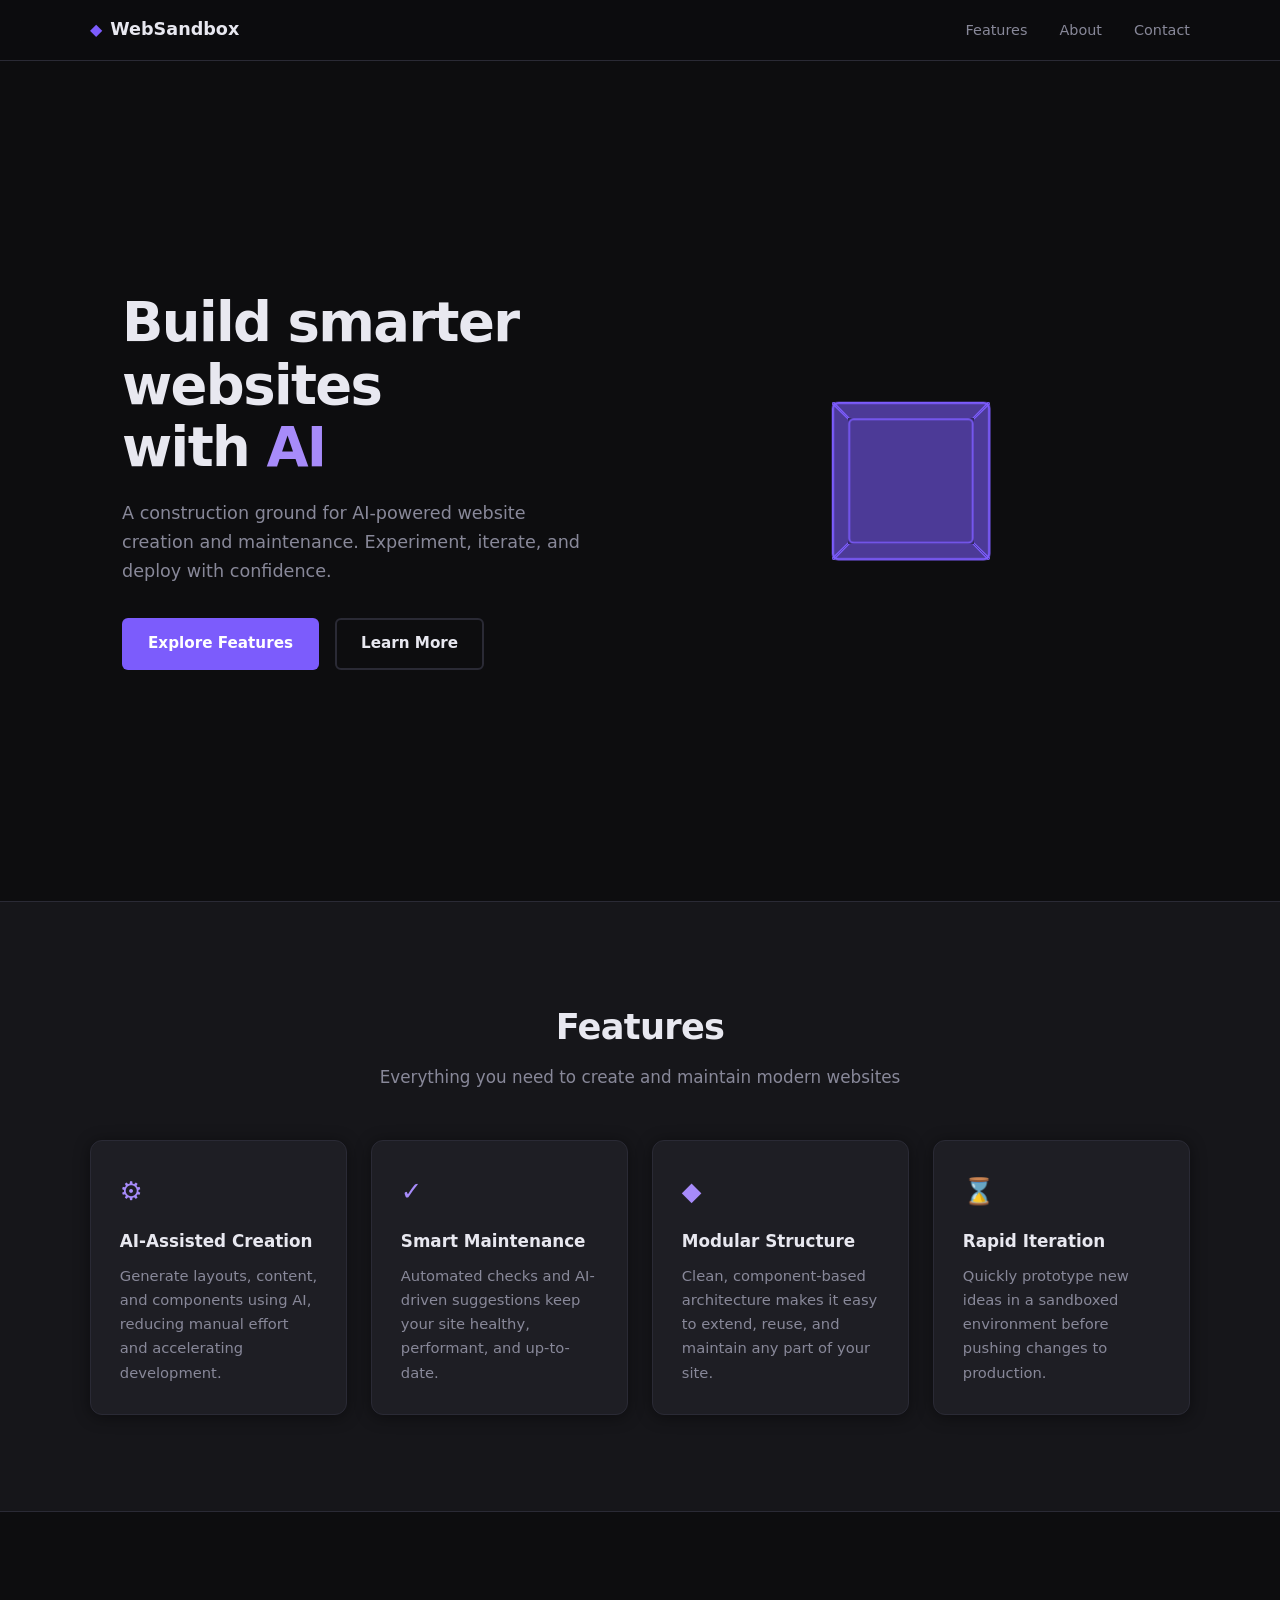
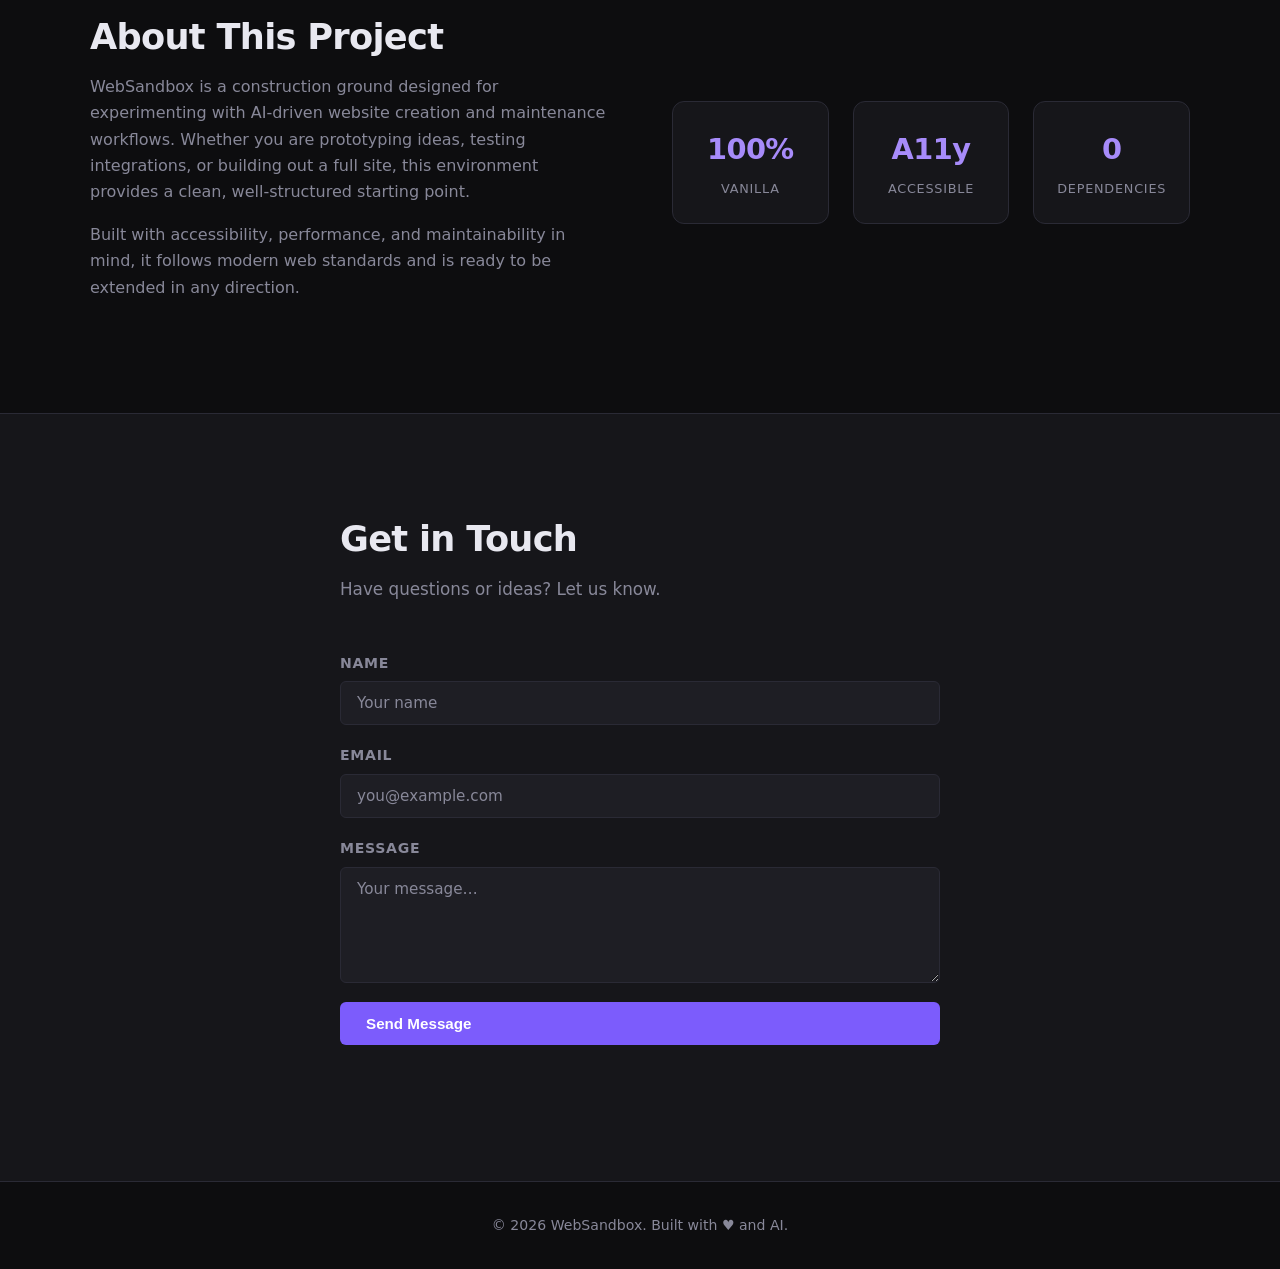
<file: index.html>
<!DOCTYPE html>
<html lang="en">
<head>
  <meta charset="UTF-8" />
  <meta name="viewport" content="width=device-width, initial-scale=1.0" />
  <meta name="description" content="Construction grounds for AI website creation and maintenance." />
  <title>Web Sandbox</title>
  <link rel="stylesheet" href="css/style.css" />
</head>
<body>
  <header class="site-header">
    <nav class="nav">
      <div class="nav__logo">
        <span class="nav__logo-icon">&#9670;</span>
        <span class="nav__logo-text">WebSandbox</span>
      </div>
      <button class="nav__toggle" aria-label="Toggle menu" aria-expanded="false">
        <span></span><span></span><span></span>
      </button>
      <ul class="nav__links" role="list">
        <li><a href="#features">Features</a></li>
        <li><a href="#about">About</a></li>
        <li><a href="#contact">Contact</a></li>
      </ul>
    </nav>
  </header>

  <main>
    <section class="hero">
      <div class="hero__content">
        <h1 class="hero__title">Build smarter websites<br />with <span class="highlight">AI</span></h1>
        <p class="hero__subtitle">A construction ground for AI-powered website creation and maintenance. Experiment, iterate, and deploy with confidence.</p>
        <div class="hero__actions">
          <a href="#features" class="btn btn--primary">Explore Features</a>
          <a href="#about" class="btn btn--outline">Learn More</a>
        </div>
      </div>
      <div class="hero__visual" aria-hidden="true">
        <div class="cube">
          <div class="cube__face cube__face--front"></div>
          <div class="cube__face cube__face--back"></div>
          <div class="cube__face cube__face--left"></div>
          <div class="cube__face cube__face--right"></div>
          <div class="cube__face cube__face--top"></div>
          <div class="cube__face cube__face--bottom"></div>
        </div>
      </div>
    </section>

    <section id="features" class="features">
      <div class="container">
        <h2 class="section-title">Features</h2>
        <p class="section-subtitle">Everything you need to create and maintain modern websites</p>
        <div class="features__grid">
          <article class="card">
            <div class="card__icon">&#9881;</div>
            <h3 class="card__title">AI-Assisted Creation</h3>
            <p class="card__body">Generate layouts, content, and components using AI, reducing manual effort and accelerating development.</p>
          </article>
          <article class="card">
            <div class="card__icon">&#10003;</div>
            <h3 class="card__title">Smart Maintenance</h3>
            <p class="card__body">Automated checks and AI-driven suggestions keep your site healthy, performant, and up-to-date.</p>
          </article>
          <article class="card">
            <div class="card__icon">&#9670;</div>
            <h3 class="card__title">Modular Structure</h3>
            <p class="card__body">Clean, component-based architecture makes it easy to extend, reuse, and maintain any part of your site.</p>
          </article>
          <article class="card">
            <div class="card__icon">&#8987;</div>
            <h3 class="card__title">Rapid Iteration</h3>
            <p class="card__body">Quickly prototype new ideas in a sandboxed environment before pushing changes to production.</p>
          </article>
        </div>
      </div>
    </section>

    <section id="about" class="about">
      <div class="container about__inner">
        <div class="about__text">
          <h2 class="section-title">About This Project</h2>
          <p>WebSandbox is a construction ground designed for experimenting with AI-driven website creation and maintenance workflows. Whether you are prototyping ideas, testing integrations, or building out a full site, this environment provides a clean, well-structured starting point.</p>
          <p>Built with accessibility, performance, and maintainability in mind, it follows modern web standards and is ready to be extended in any direction.</p>
        </div>
        <div class="about__stats" aria-label="Project stats">
          <div class="stat">
            <span class="stat__number">100%</span>
            <span class="stat__label">Vanilla</span>
          </div>
          <div class="stat">
            <span class="stat__number">A11y</span>
            <span class="stat__label">Accessible</span>
          </div>
          <div class="stat">
            <span class="stat__number">0</span>
            <span class="stat__label">Dependencies</span>
          </div>
        </div>
      </div>
    </section>

    <section id="contact" class="contact">
      <div class="container">
        <h2 class="section-title">Get in Touch</h2>
        <p class="section-subtitle">Have questions or ideas? Let us know.</p>
        <form class="contact-form" novalidate>
          <div class="form-group">
            <label for="name">Name</label>
            <input type="text" id="name" name="name" autocomplete="name" required placeholder="Your name" />
          </div>
          <div class="form-group">
            <label for="email">Email</label>
            <input type="email" id="email" name="email" autocomplete="email" required placeholder="you@example.com" />
          </div>
          <div class="form-group">
            <label for="message">Message</label>
            <textarea id="message" name="message" rows="5" required placeholder="Your message…"></textarea>
          </div>
          <button type="submit" class="btn btn--primary">Send Message</button>
          <p class="form-feedback" role="status" aria-live="polite"></p>
        </form>
      </div>
    </section>
  </main>

  <footer class="site-footer">
    <div class="container">
      <p>&copy; <span id="year"></span> WebSandbox. Built with &#9829; and AI.</p>
    </div>
  </footer>

  <script src="js/main.js"></script>
</body>
</html>
</file>
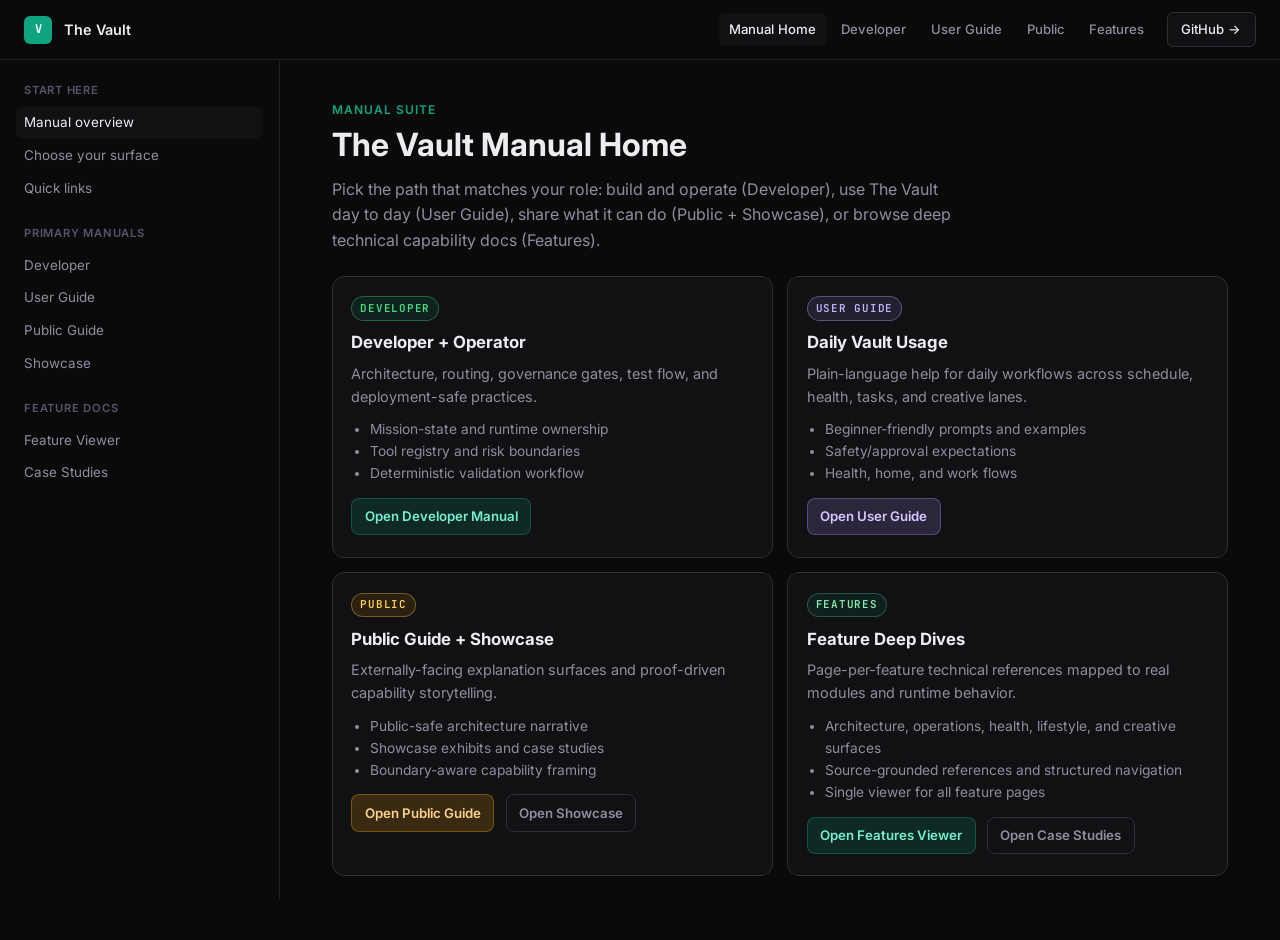
<file: the-vault-manual/index.html>
<!DOCTYPE html>
<html lang="en">

<head>
  <meta charset="UTF-8" />
  <meta name="viewport" content="width=device-width, initial-scale=1.0" />
  <title>Manual Home — The Vault</title>
  <link rel="preconnect" href="https://fonts.googleapis.com" />
  <link rel="preconnect" href="https://fonts.gstatic.com" crossorigin />
  <link
    href="https://fonts.googleapis.com/css2?family=Inter:wght@400;500;600;700&family=JetBrains+Mono:wght@400;500&display=swap"
    rel="stylesheet" />
  <style>
    :root {
      --bg: #0a0a0b;
      --surface: #111113;
      --surface-hover: #17171a;
      --border: #1e1e21;
      --border-accent: #2e2e35;
      --text: #ececf1;
      --text-muted: #8e8ea0;
      --text-subtle: #55556a;
      --accent: #10a37f;
      --dev: #10a37f;
      --user: #a78bfa;
      --public: #f59e0b;
      --nav-h: 60px;
      --sidebar-w: 280px;
    }

    * {
      box-sizing: border-box;
      margin: 0;
      padding: 0;
    }

    body {
      background: var(--bg);
      color: var(--text);
      font-family: "Inter", system-ui, -apple-system, sans-serif;
      line-height: 1.6;
    }

    .topnav {
      position: fixed;
      top: 0;
      left: 0;
      right: 0;
      height: var(--nav-h);
      z-index: 100;
      display: flex;
      align-items: center;
      justify-content: space-between;
      padding: 0 1.5rem;
      background: rgba(10, 10, 11, .9);
      backdrop-filter: blur(12px);
      border-bottom: 1px solid var(--border);
    }

    .topnav-left {
      display: flex;
      align-items: center;
      gap: .75rem;
    }

    .logo-mark {
      width: 28px;
      height: 28px;
      border-radius: 6px;
      background: var(--accent);
      display: flex;
      align-items: center;
      justify-content: center;
      color: #fff;
      font-size: .75rem;
      font-weight: 700;
      font-family: "JetBrains Mono", monospace;
    }

    .logo-text {
      font-size: .9rem;
      font-weight: 600;
    }

    .topnav-right {
      display: flex;
      align-items: center;
      gap: .25rem;
    }

    .topnav-link {
      color: var(--text-muted);
      text-decoration: none;
      font-size: .82rem;
      font-weight: 500;
      padding: .35rem .65rem;
      border-radius: 6px;
      transition: color .15s, background .15s;
    }

    .topnav-link:hover,
    .topnav-link.active {
      color: var(--text);
      background: var(--surface);
    }

    .btn-github {
      margin-left: .5rem;
      padding: .35rem .85rem;
      background: var(--surface);
      border: 1px solid var(--border-accent);
      border-radius: 6px;
      color: var(--text);
      font-size: .82rem;
      font-weight: 500;
      text-decoration: none;
    }

    .layout {
      display: flex;
      padding-top: var(--nav-h);
      min-height: 100vh;
    }

    .sidebar {
      position: fixed;
      top: var(--nav-h);
      left: 0;
      width: var(--sidebar-w);
      height: calc(100vh - var(--nav-h));
      overflow-y: auto;
      padding: 1.4rem 1rem 2rem;
      border-right: 1px solid var(--border);
      background: var(--bg);
    }

    .sidebar-group {
      margin-bottom: 1.25rem;
    }

    .sidebar-group-label {
      font-size: .7rem;
      font-weight: 600;
      letter-spacing: .07em;
      text-transform: uppercase;
      color: var(--text-subtle);
      margin-bottom: .4rem;
      padding: 0 .5rem;
    }

    .sidebar-link {
      display: block;
      color: var(--text-muted);
      text-decoration: none;
      font-size: .84rem;
      padding: .35rem .5rem;
      border-radius: 6px;
    }

    .sidebar-link:hover,
    .sidebar-link.active {
      color: var(--text);
      background: var(--surface);
    }

    .main-content {
      margin-left: var(--sidebar-w);
      flex: 1;
      padding: 2.5rem 3.25rem 4rem;
      max-width: calc(var(--sidebar-w) + 860px);
    }

    .eyebrow {
      font-size: .75rem;
      font-weight: 600;
      text-transform: uppercase;
      letter-spacing: .08em;
      color: var(--accent);
    }

    h1 {
      font-size: 2rem;
      line-height: 1.2;
      margin: .45rem 0 .75rem;
    }

    .hero-sub {
      color: var(--text-muted);
      max-width: 620px;
      margin-bottom: 1.4rem;
    }

    .feat-grid {
      display: grid;
      grid-template-columns: 1fr 1fr;
      gap: .9rem;
      margin-top: 1.1rem;
    }

    .feat-card {
      background: var(--surface);
      border: 1px solid var(--border-accent);
      border-radius: 12px;
      padding: 1.05rem 1.15rem;
    }

    .tag {
      display: inline-block;
      font-size: .68rem;
      font-weight: 600;
      letter-spacing: .07em;
      text-transform: uppercase;
      border-radius: 999px;
      padding: .16rem .5rem;
      margin-bottom: .55rem;
      border: 1px solid;
      font-family: "JetBrains Mono", monospace;
    }

    .tag-dev {
      color: #4ade80;
      border-color: rgba(74, 222, 128, .35);
      background: rgba(16, 163, 127, .12);
    }

    .tag-user {
      color: #c4b5fd;
      border-color: rgba(196, 181, 253, .35);
      background: rgba(167, 139, 250, .12);
    }

    .tag-public {
      color: #fcd34d;
      border-color: rgba(252, 211, 77, .35);
      background: rgba(245, 158, 11, .12);
    }

    .tag-feature {
      color: #86efac;
      border-color: rgba(134, 239, 172, .25);
      background: rgba(16, 163, 127, .1);
    }

    .feat-card h2 {
      font-size: 1.05rem;
      margin-bottom: .35rem;
    }

    .feat-card p {
      color: var(--text-muted);
      font-size: .9rem;
      margin-bottom: .65rem;
    }

    .feat-card ul {
      color: var(--text-muted);
      padding-left: 1.15rem;
      margin-bottom: .85rem;
      font-size: .86rem;
    }

    .btn {
      display: inline-block;
      padding: .44rem .78rem;
      border-radius: 8px;
      text-decoration: none;
      font-size: .83rem;
      font-weight: 600;
      margin-right: .45rem;
      margin-bottom: .3rem;
    }

    .btn-dev {
      background: rgba(16, 163, 127, .18);
      color: #75f0cf;
      border: 1px solid rgba(16, 163, 127, .35);
    }

    .btn-user {
      background: rgba(167, 139, 250, .18);
      color: #d6c9ff;
      border: 1px solid rgba(167, 139, 250, .35);
    }

    .btn-public {
      background: rgba(245, 158, 11, .18);
      color: #fbd38d;
      border: 1px solid rgba(245, 158, 11, .35);
    }

    .btn-neutral {
      background: transparent;
      color: var(--text-muted);
      border: 1px solid var(--border-accent);
    }

    a:focus-visible {
      outline: 2px solid var(--accent);
      outline-offset: 2px;
    }

    @media (max-width: 900px) {
      .sidebar {
        display: none;
      }

      .main-content {
        margin-left: 0;
        padding: 1.5rem 1.2rem 2.5rem;
      }

      .feat-grid {
        grid-template-columns: 1fr;
      }

      .topnav-right .topnav-link {
        display: none;
      }
    }
  
    .skip-link{position:absolute;left:-9999px;top:auto;width:1px;height:1px;overflow:hidden;}
    .skip-link:focus{left:12px;top:12px;width:auto;height:auto;padding:.45rem .7rem;background:#fff;color:#000;z-index:1000;border-radius:6px;}
  </style>
</head>

<body>
  <a href="#main-content" class="skip-link">Skip to main content</a>
  <header class="topnav">
    <div class="topnav-left">
      <div class="logo-mark">V</div>
      <span class="logo-text">The Vault</span>
    </div>
    <div class="topnav-right">
      <a href="index.html" class="topnav-link active">Manual Home</a>
      <a href="developer/index.html" class="topnav-link">Developer</a>
      <a href="user/index.html" class="topnav-link">User Guide</a>
      <a href="public/index.html" class="topnav-link">Public</a>
      <a href="feature-pages/feature-viewer.html" class="topnav-link">Features</a>
      <a href="https://github.com/FerretFatale/KAOS" class="btn-github" target="_blank" rel="noopener">GitHub →</a>
    </div>
  </header>

  <div class="layout">
    <aside class="sidebar" aria-label="Manual navigation">
      <div class="sidebar-group">
        <div class="sidebar-group-label">Start here</div>
        <a href="#overview" class="sidebar-link active">Manual overview</a>
        <a href="#choose-surface" class="sidebar-link">Choose your surface</a>
        <a href="#quick-links" class="sidebar-link">Quick links</a>
      </div>
      <div class="sidebar-group">
        <div class="sidebar-group-label">Primary manuals</div>
        <a href="developer/index.html" class="sidebar-link">Developer</a>
        <a href="user/index.html" class="sidebar-link">User Guide</a>
        <a href="public/index.html" class="sidebar-link">Public Guide</a>
        <a href="public/showcase/index.html" class="sidebar-link">Showcase</a>
      </div>
      <div class="sidebar-group">
        <div class="sidebar-group-label">Feature docs</div>
        <a href="feature-pages/feature-viewer.html" class="sidebar-link">Feature Viewer</a>
        <a href="public/showcase/case-studies.html" class="sidebar-link">Case Studies</a>
      </div>
    </aside>

    <main id="main-content" class="main-content">
      <section id="overview">
        <p class="eyebrow">Manual Suite</p>
        <h1>The Vault Manual Home</h1>
        <p class="hero-sub">Pick the path that matches your role: build and operate (Developer), use The Vault day to
          day (User Guide), share what it can do (Public + Showcase), or browse deep technical capability docs
          (Features).</p>
      </section>

      <section id="choose-surface" class="feat-grid" aria-label="Manual entry points">
        <article class="feat-card">
          <span class="tag tag-dev">Developer</span>
          <h2>Developer + Operator</h2>
          <p>Architecture, routing, governance gates, test flow, and deployment-safe practices.</p>
          <ul>
            <li>Mission-state and runtime ownership</li>
            <li>Tool registry and risk boundaries</li>
            <li>Deterministic validation workflow</li>
          </ul>
          <a class="btn btn-dev" href="developer/index.html">Open Developer Manual</a>
        </article>

        <article class="feat-card">
          <span class="tag tag-user">User Guide</span>
          <h2>Daily Vault Usage</h2>
          <p>Plain-language help for daily workflows across schedule, health, tasks, and creative lanes.</p>
          <ul>
            <li>Beginner-friendly prompts and examples</li>
            <li>Safety/approval expectations</li>
            <li>Health, home, and work flows</li>
          </ul>
          <a class="btn btn-user" href="user/index.html">Open User Guide</a>
        </article>

        <article class="feat-card">
          <span class="tag tag-public">Public</span>
          <h2>Public Guide + Showcase</h2>
          <p>Externally-facing explanation surfaces and proof-driven capability storytelling.</p>
          <ul>
            <li>Public-safe architecture narrative</li>
            <li>Showcase exhibits and case studies</li>
            <li>Boundary-aware capability framing</li>
          </ul>
          <a class="btn btn-public" href="public/index.html">Open Public Guide</a>
          <a class="btn btn-neutral" href="public/showcase/index.html">Open Showcase</a>
        </article>

        <article class="feat-card" id="quick-links">
          <span class="tag tag-feature">Features</span>
          <h2>Feature Deep Dives</h2>
          <p>Page-per-feature technical references mapped to real modules and runtime behavior.</p>
          <ul>
            <li>Architecture, operations, health, lifestyle, and creative surfaces</li>
            <li>Source-grounded references and structured navigation</li>
            <li>Single viewer for all feature pages</li>
          </ul>
          <a class="btn btn-dev" href="feature-pages/feature-viewer.html">Open Features Viewer</a>
          <a class="btn btn-neutral" href="public/showcase/case-studies.html">Open Case Studies</a>
        </article>
      </section>
    </main>
  </div>
</body>

</html>
</file>
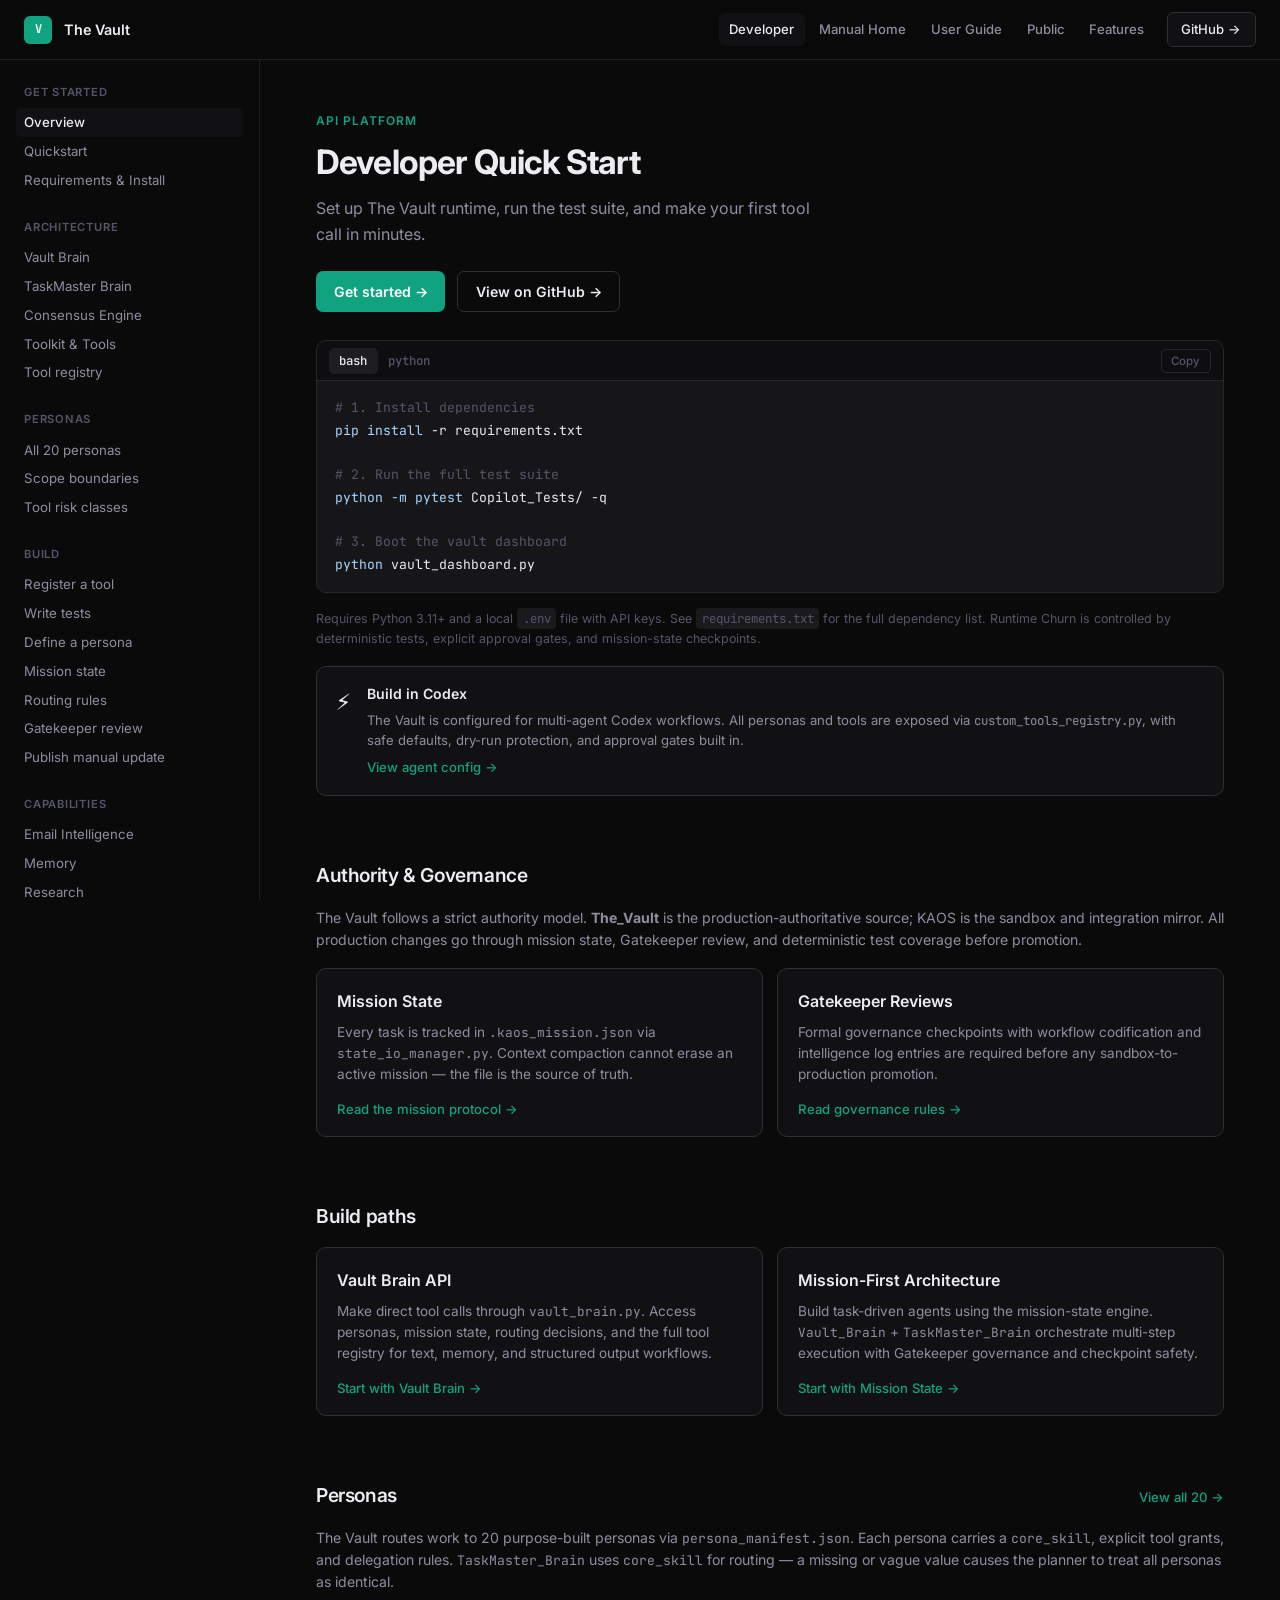
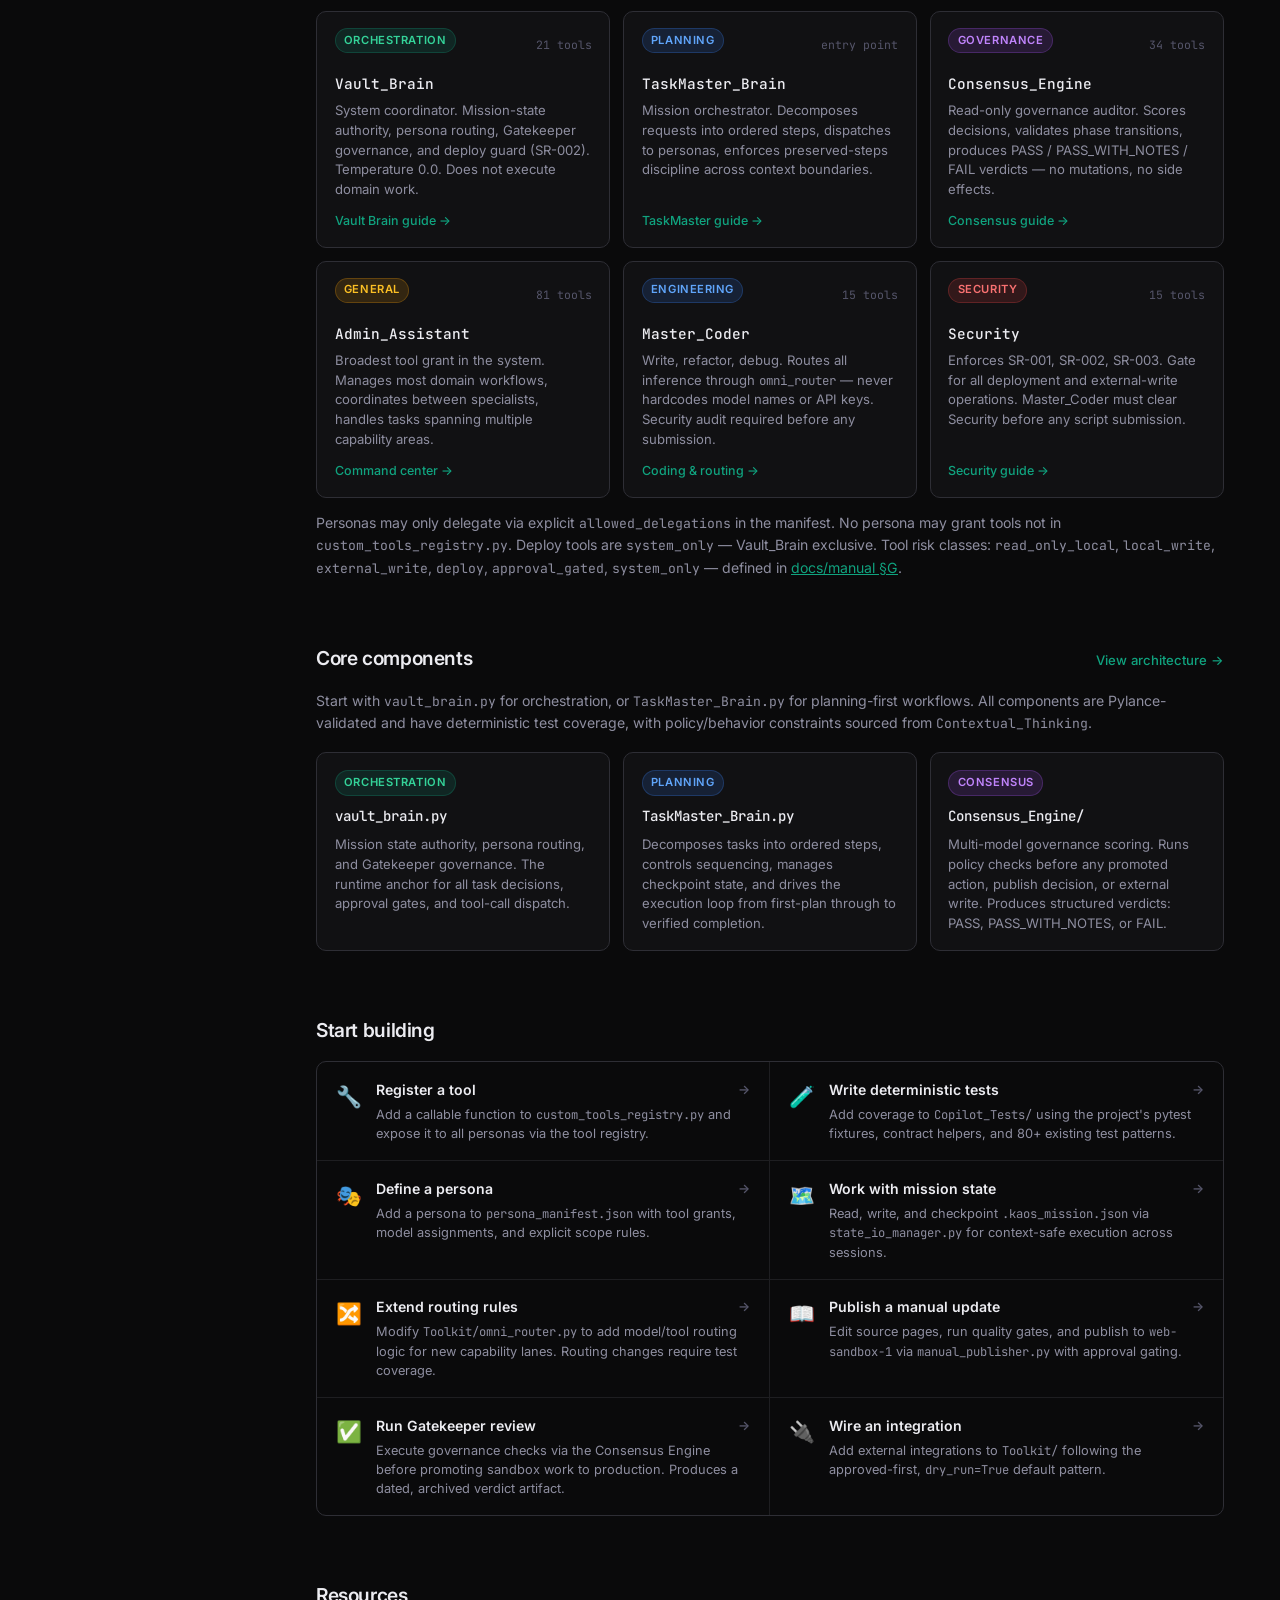
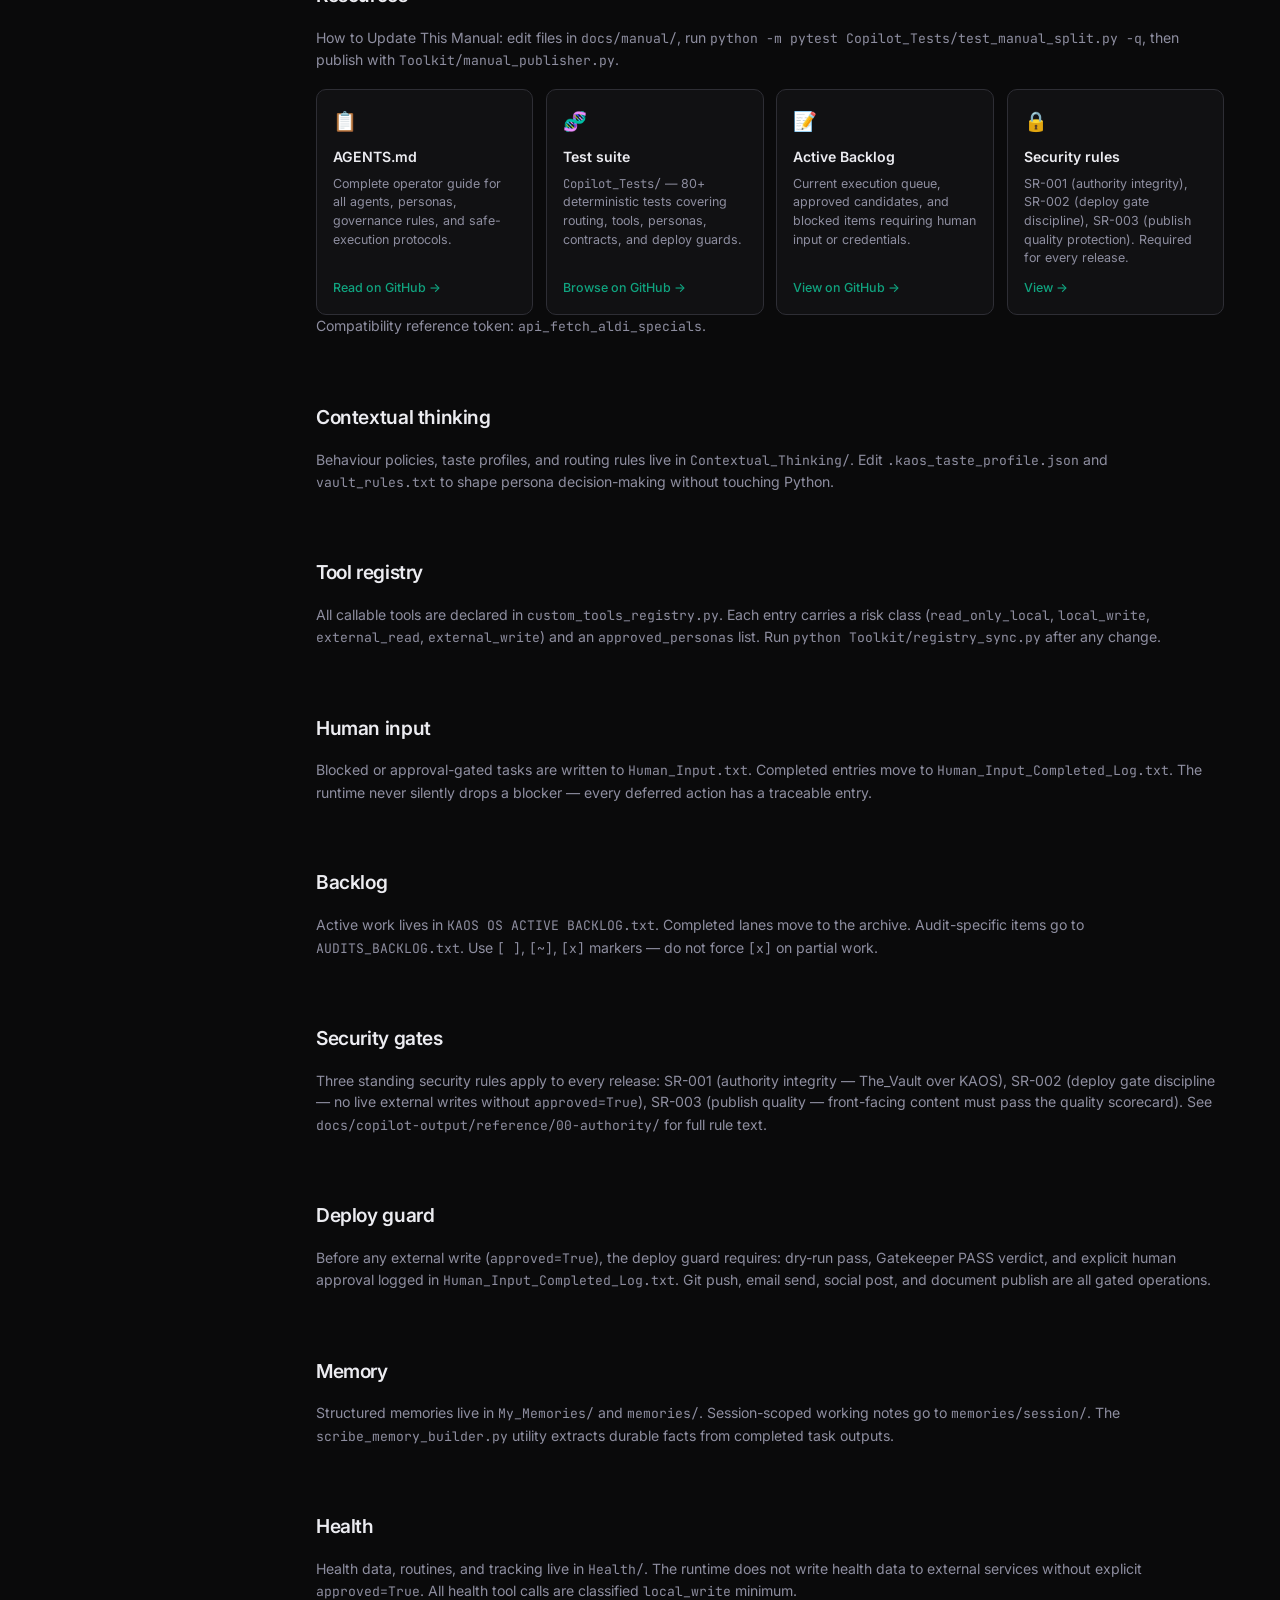
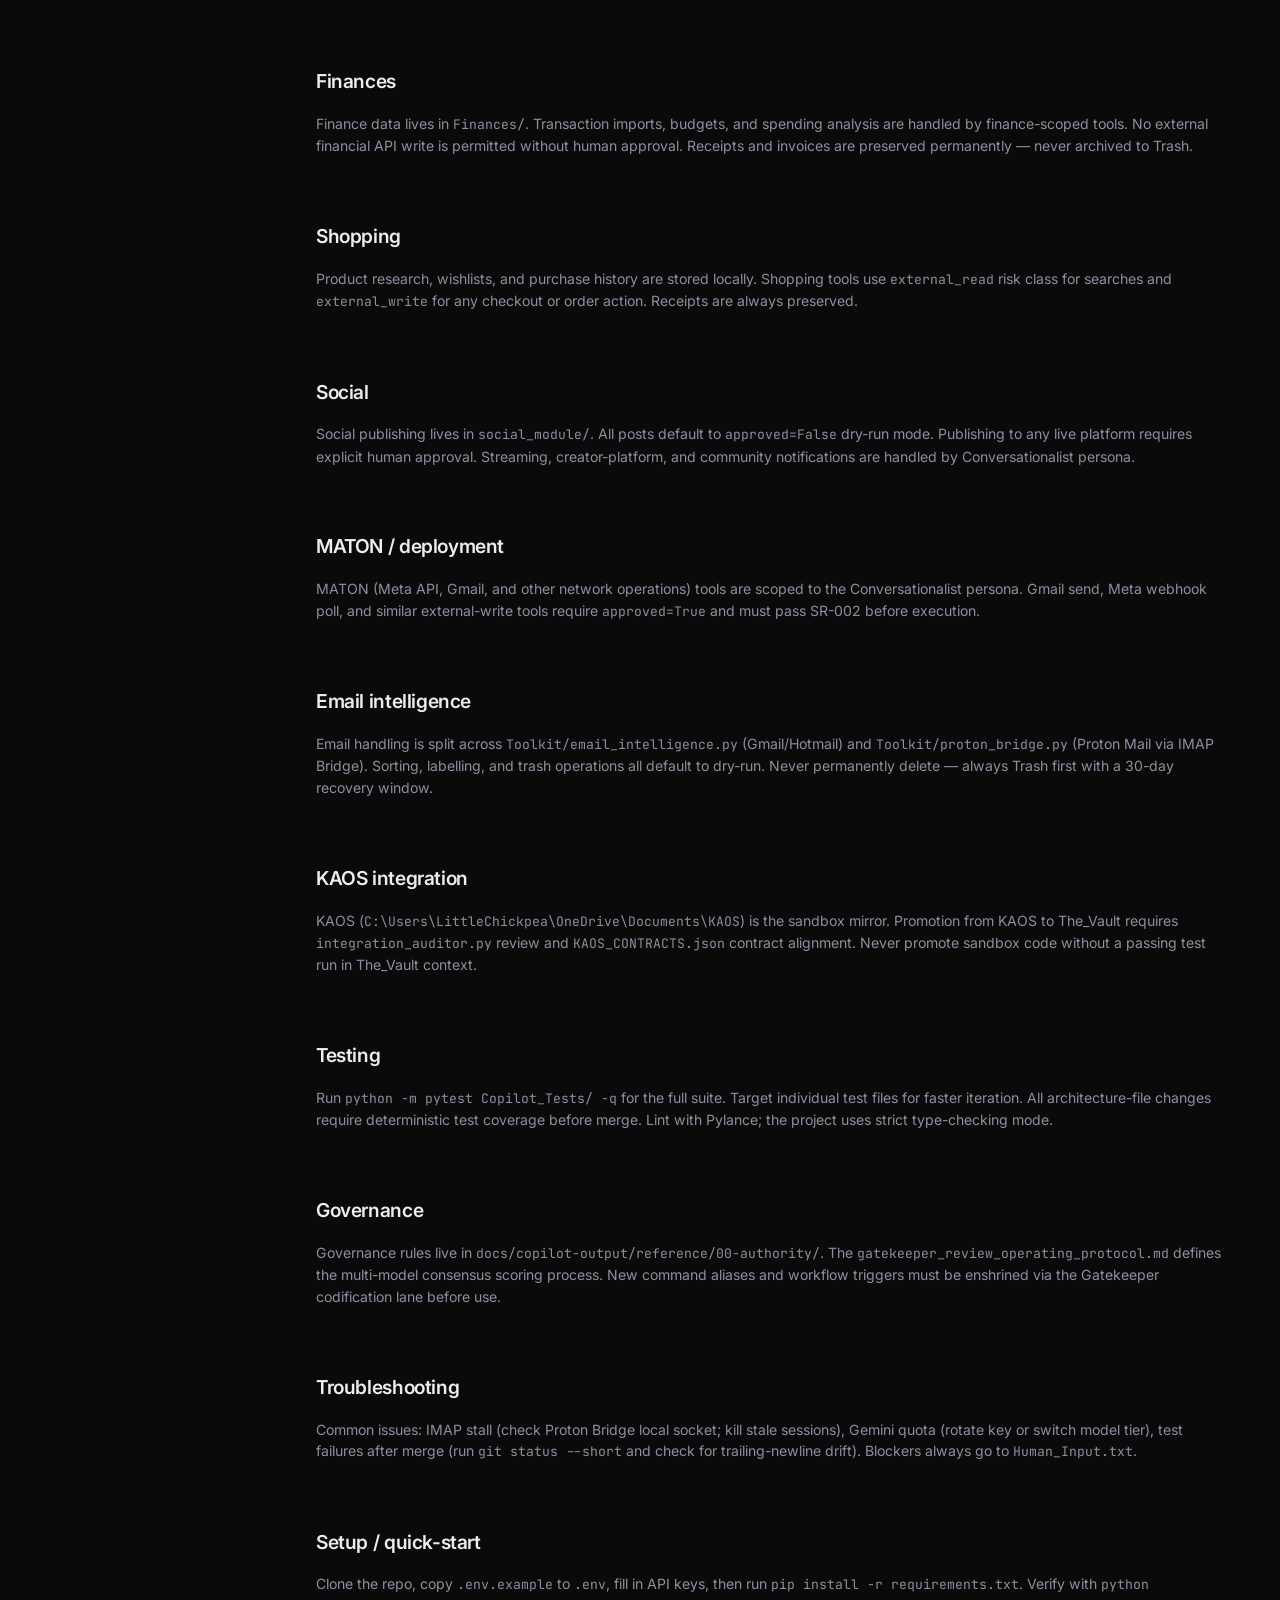
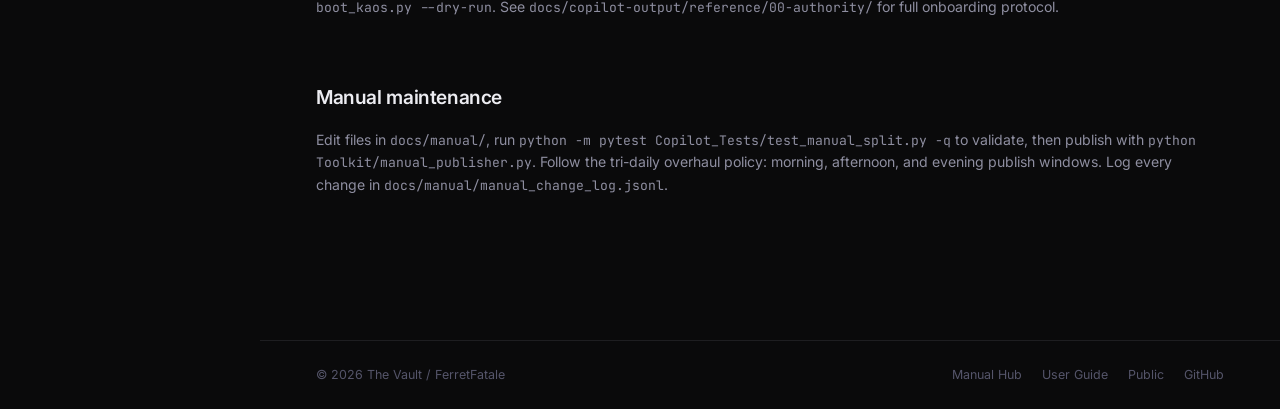
<file: the-vault-manual/developer/index.html>
<!DOCTYPE html>
<html lang="en">

<head>
  <meta charset="UTF-8" />
  <meta name="viewport" content="width=device-width, initial-scale=1.0" />
  <title>Developer Quickstart — The Vault</title>
  <link rel="preconnect" href="https://fonts.googleapis.com" />
  <link rel="preconnect" href="https://fonts.gstatic.com" crossorigin />
  <link
    href="https://fonts.googleapis.com/css2?family=Inter:wght@400;500;600;700&family=JetBrains+Mono:wght@400;500&display=swap"
    rel="stylesheet" />
  <style>
    :root {
      --bg: #0a0a0b;
      --surface: #111113;
      --surface-hover: #17171a;
      --border: #1e1e21;
      --border-accent: #2e2e35;
      --text: #ececf1;
      --text-muted: #8e8ea0;
      --text-subtle: #55556a;
      --accent: #10a37f;
      --accent-hover: #0d8f6f;
      --accent-blue: #3b82f6;
      --accent-purple: #a855f7;
      --code-bg: #161618;
      --code-border: #27272a;
      --nav-h: 60px;
      --sidebar-w: 260px;
    }

    *,
    *::before,
    *::after {
      box-sizing: border-box;
      margin: 0;
      padding: 0;
    }

    html {
      scroll-behavior: smooth;
    }

    body {
      background: var(--bg);
      color: var(--text);
      font-family: "Inter", system-ui, -apple-system, sans-serif;
      font-size: 15px;
      line-height: 1.6;
      -webkit-font-smoothing: antialiased;
    }

    /* ─── TOP NAV ─────────────────────────────────────────────── */
    .topnav {
      position: fixed;
      top: 0;
      left: 0;
      right: 0;
      height: var(--nav-h);
      z-index: 100;
      display: flex;
      align-items: center;
      justify-content: space-between;
      padding: 0 1.5rem;
      background: rgba(10, 10, 11, .88);
      backdrop-filter: blur(12px);
      -webkit-backdrop-filter: blur(12px);
      border-bottom: 1px solid var(--border);
    }

    .topnav-left {
      display: flex;
      align-items: center;
      gap: .75rem;
    }

    .logo-mark {
      width: 28px;
      height: 28px;
      background: var(--accent);
      border-radius: 6px;
      display: flex;
      align-items: center;
      justify-content: center;
      font-size: .75rem;
      font-weight: 700;
      color: #fff;
      flex-shrink: 0;
      font-family: "JetBrains Mono", monospace;
    }

    .logo-text {
      font-size: .9rem;
      font-weight: 600;
      color: var(--text);
      letter-spacing: -.01em;
    }

    .topnav-right {
      display: flex;
      align-items: center;
      gap: .25rem;
    }

    .topnav-link {
      color: var(--text-muted);
      text-decoration: none;
      font-size: .82rem;
      font-weight: 500;
      padding: .35rem .65rem;
      border-radius: 6px;
      transition: color .15s, background .15s;
    }

    .topnav-link:hover {
      color: var(--text);
      background: var(--surface);
    }

    .topnav-link.active {
      color: var(--text);
      background: var(--surface);
    }

    .btn-github {
      margin-left: .5rem;
      padding: .35rem .85rem;
      background: var(--surface);
      border: 1px solid var(--border-accent);
      border-radius: 6px;
      color: var(--text);
      font-size: .82rem;
      font-weight: 500;
      text-decoration: none;
      transition: border-color .15s, background .15s;
      white-space: nowrap;
    }

    .btn-github:hover {
      border-color: var(--accent);
      background: var(--surface-hover);
    }

    .hamburger {
      display: none;
      background: none;
      border: none;
      cursor: pointer;
      padding: .4rem;
      color: var(--text-muted);
    }

    /* ─── LAYOUT ──────────────────────────────────────────────── */
    .layout {
      display: flex;
      padding-top: var(--nav-h);
      min-height: 100vh;
    }

    /* ─── SIDEBAR ─────────────────────────────────────────────── */
    .sidebar {
      position: fixed;
      top: var(--nav-h);
      left: 0;
      width: var(--sidebar-w);
      height: calc(100vh - var(--nav-h));
      overflow-y: auto;
      padding: 1.5rem 1rem 2rem;
      border-right: 1px solid var(--border);
      background: var(--bg);
      scrollbar-width: thin;
      scrollbar-color: var(--border) transparent;
    }

    .sidebar::-webkit-scrollbar {
      width: 4px;
    }

    .sidebar::-webkit-scrollbar-thumb {
      background: var(--border-accent);
      border-radius: 2px;
    }

    .sidebar-group {
      margin-bottom: 1.5rem;
    }

    .sidebar-group-label {
      font-size: .7rem;
      font-weight: 600;
      letter-spacing: .07em;
      text-transform: uppercase;
      color: var(--text-subtle);
      margin-bottom: .4rem;
      padding: 0 .5rem;
    }

    .sidebar-link {
      display: block;
      color: var(--text-muted);
      text-decoration: none;
      font-size: .83rem;
      padding: .32rem .5rem;
      border-radius: 5px;
      transition: color .12s, background .12s;
      line-height: 1.4;
    }

    .sidebar-link:hover {
      color: var(--text);
      background: var(--surface);
    }

    .sidebar-link.active {
      color: var(--text);
      background: var(--surface);
      font-weight: 500;
    }

    /* ─── MAIN CONTENT ────────────────────────────────────────── */
    .main-content {
      margin-left: var(--sidebar-w);
      flex: 1;
      padding: 3rem 3.5rem 5rem;
      max-width: calc(var(--sidebar-w) + 860px);
    }

    .section {
      margin-bottom: 4rem;
    }

    /* ─── HERO ────────────────────────────────────────────────── */
    .hero-eyebrow {
      display: inline-block;
      font-size: .75rem;
      font-weight: 600;
      letter-spacing: .08em;
      text-transform: uppercase;
      color: var(--accent);
      margin-bottom: .75rem;
    }

    .hero h1 {
      font-size: 2.1rem;
      font-weight: 700;
      letter-spacing: -.025em;
      line-height: 1.2;
      margin-bottom: .75rem;
    }

    .hero-sub {
      font-size: 1rem;
      color: var(--text-muted);
      max-width: 520px;
      margin-bottom: 1.5rem;
      line-height: 1.65;
    }

    .cta-row {
      display: flex;
      gap: .75rem;
      flex-wrap: wrap;
      margin-bottom: 1.75rem;
    }

    .btn-primary {
      display: inline-flex;
      align-items: center;
      gap: .35rem;
      padding: .52rem 1.1rem;
      background: var(--accent);
      color: #fff;
      border: none;
      border-radius: 7px;
      font-size: .88rem;
      font-weight: 600;
      text-decoration: none;
      cursor: pointer;
      transition: background .15s;
    }

    .btn-primary:hover {
      background: var(--accent-hover);
    }

    .btn-outline {
      display: inline-flex;
      align-items: center;
      gap: .35rem;
      padding: .52rem 1.1rem;
      background: transparent;
      color: var(--text);
      border: 1px solid var(--border-accent);
      border-radius: 7px;
      font-size: .88rem;
      font-weight: 600;
      text-decoration: none;
      cursor: pointer;
      transition: border-color .15s, background .15s;
    }

    .btn-outline:hover {
      border-color: var(--text-muted);
      background: var(--surface);
    }

    /* ─── CODE BLOCK ──────────────────────────────────────────── */
    .code-card {
      background: var(--code-bg);
      border: 1px solid var(--code-border);
      border-radius: 10px;
      overflow: hidden;
      margin-bottom: 1rem;
    }

    .code-tabs {
      display: flex;
      align-items: center;
      padding: 0 .75rem;
      border-bottom: 1px solid var(--code-border);
      background: #0e0e10;
      height: 40px;
    }

    .code-tab {
      padding: .3rem .65rem;
      font-size: .77rem;
      font-weight: 500;
      color: var(--text-subtle);
      cursor: pointer;
      border-radius: 5px;
      border: none;
      background: none;
      transition: color .12s;
      font-family: "JetBrains Mono", monospace;
    }

    .code-tab.active {
      color: var(--text);
      background: var(--border);
    }

    .code-tab:hover:not(.active) {
      color: var(--text-muted);
    }

    .code-copy {
      margin-left: auto;
      padding: .25rem .6rem;
      font-size: .72rem;
      font-weight: 500;
      color: var(--text-subtle);
      background: none;
      border: 1px solid var(--code-border);
      border-radius: 5px;
      cursor: pointer;
      font-family: "Inter", sans-serif;
      transition: color .12s, border-color .12s;
    }

    .code-copy:hover {
      color: var(--text-muted);
      border-color: var(--border-accent);
    }

    .code-copy.copied {
      color: var(--accent);
      border-color: var(--accent);
    }

    .code-panel {
      display: none;
    }

    .code-panel.active {
      display: block;
    }

    pre.code-pre {
      margin: 0;
      padding: 1rem 1.1rem;
      font-family: "JetBrains Mono", "Fira Code", monospace;
      font-size: .82rem;
      line-height: 1.7;
      color: var(--text);
      overflow-x: auto;
      white-space: pre;
    }

    .code-comment {
      color: var(--text-subtle);
    }

    .code-cmd {
      color: #a5d6ff;
    }

    .code-string {
      color: #7ee787;
    }

    .code-kw {
      color: #ff7b72;
    }

    .code-note {
      font-size: .78rem;
      color: var(--text-subtle);
      margin-top: .6rem;
    }

    .code-note code {
      font-family: "JetBrains Mono", monospace;
      font-size: .78rem;
      background: #1a1a1d;
      padding: .1rem .35rem;
      border-radius: 4px;
    }

    /* Codex promo banner */
    .promo-banner {
      display: flex;
      align-items: flex-start;
      gap: 1rem;
      background: var(--surface);
      border: 1px solid var(--border-accent);
      border-radius: 10px;
      padding: 1rem 1.15rem;
      margin-top: 1.1rem;
    }

    .promo-icon {
      font-size: 1.4rem;
      flex-shrink: 0;
      margin-top: .05rem;
    }

    .promo-body {
      flex: 1;
    }

    .promo-title {
      font-size: .88rem;
      font-weight: 600;
      margin-bottom: .25rem;
    }

    .promo-desc {
      font-size: .82rem;
      color: var(--text-muted);
      line-height: 1.55;
    }

    .promo-desc code {
      font-family: "JetBrains Mono", monospace;
      font-size: .78rem;
    }

    .promo-link {
      font-size: .82rem;
      color: var(--accent);
      text-decoration: none;
      font-weight: 500;
      display: inline-block;
      margin-top: .4rem;
    }

    .promo-link:hover {
      text-decoration: underline;
    }

    /* ─── SECTION HEADINGS ────────────────────────────────────── */
    .section-header {
      display: flex;
      align-items: baseline;
      justify-content: space-between;
      margin-bottom: 1rem;
    }

    .section-header h2 {
      font-size: 1.2rem;
      font-weight: 600;
      letter-spacing: -.02em;
    }

    .section-header-link {
      font-size: .82rem;
      color: var(--accent);
      text-decoration: none;
      font-weight: 500;
    }

    .section-header-link:hover {
      text-decoration: underline;
    }

    .section-sub {
      font-size: .88rem;
      color: var(--text-muted);
      margin-bottom: 1.1rem;
      line-height: 1.55;
    }

    .section-sub code {
      font-family: "JetBrains Mono", monospace;
      font-size: .82rem;
    }

    /* ─── BUILD PATH CARDS ────────────────────────────────────── */
    .path-grid {
      display: grid;
      grid-template-columns: 1fr 1fr;
      gap: .9rem;
    }

    .path-card {
      background: var(--surface);
      border: 1px solid var(--border-accent);
      border-radius: 10px;
      padding: 1.25rem 1.25rem 1rem;
      text-decoration: none;
      color: var(--text);
      transition: border-color .15s, box-shadow .15s, background .15s;
      display: flex;
      flex-direction: column;
    }

    .path-card:hover {
      border-color: var(--accent);
      background: var(--surface-hover);
      box-shadow: 0 0 0 1px rgba(16, 163, 127, .15), 0 4px 20px rgba(0, 0, 0, .4);
    }

    .path-card-title {
      font-size: 1rem;
      font-weight: 600;
      margin-bottom: .45rem;
    }

    .path-card-desc {
      font-size: .85rem;
      color: var(--text-muted);
      line-height: 1.55;
      flex: 1;
      margin-bottom: .85rem;
    }

    .path-card-desc code {
      font-family: "JetBrains Mono", monospace;
      font-size: .8rem;
    }

    .path-card-link {
      font-size: .82rem;
      color: var(--accent);
      font-weight: 500;
    }

    /* ─── COMPONENT CARDS ─────────────────────────────────────── */
    .component-grid {
      display: grid;
      grid-template-columns: repeat(3, 1fr);
      gap: .8rem;
    }

    .component-card {
      background: var(--surface);
      border: 1px solid var(--border-accent);
      border-radius: 10px;
      padding: 1rem 1.1rem;
      transition: background .15s;
    }

    .component-card:hover {
      background: var(--surface-hover);
    }

    .component-badge {
      display: inline-block;
      font-size: .7rem;
      font-weight: 600;
      letter-spacing: .05em;
      text-transform: uppercase;
      padding: .18rem .52rem;
      border-radius: 999px;
      margin-bottom: .6rem;
    }

    .badge-green {
      background: rgba(16, 163, 127, .15);
      color: #34d399;
      border: 1px solid rgba(16, 163, 127, .25);
    }

    .badge-blue {
      background: rgba(59, 130, 246, .15);
      color: #60a5fa;
      border: 1px solid rgba(59, 130, 246, .25);
    }

    .badge-purple {
      background: rgba(168, 85, 247, .15);
      color: #c084fc;
      border: 1px solid rgba(168, 85, 247, .25);
    }

    .component-name {
      font-family: "JetBrains Mono", monospace;
      font-size: .88rem;
      font-weight: 500;
      color: var(--text);
      margin-bottom: .45rem;
    }

    .component-desc {
      font-size: .82rem;
      color: var(--text-muted);
      line-height: 1.5;
    }

    /* ─── START BUILDING GRID ─────────────────────────────────── */
    .build-grid {
      display: grid;
      grid-template-columns: 1fr 1fr;
      border: 1px solid var(--border-accent);
      border-radius: 10px;
      overflow: hidden;
    }

    .build-tile {
      display: flex;
      gap: .85rem;
      align-items: flex-start;
      padding: 1.05rem 1.2rem;
      text-decoration: none;
      color: var(--text);
      border-right: 1px solid var(--border);
      border-bottom: 1px solid var(--border);
      transition: background .15s;
    }

    .build-tile:nth-child(even) {
      border-right: none;
    }

    .build-tile:nth-last-child(-n+2) {
      border-bottom: none;
    }

    .build-tile:hover {
      background: var(--surface);
    }

    .build-icon {
      font-size: 1.3rem;
      flex-shrink: 0;
      margin-top: .05rem;
    }

    .build-body {
      flex: 1;
    }

    .build-title {
      font-size: .88rem;
      font-weight: 600;
      margin-bottom: .22rem;
      display: flex;
      align-items: center;
      justify-content: space-between;
    }

    .build-arrow {
      color: var(--text-subtle);
      font-size: .8rem;
    }

    .build-desc {
      font-size: .8rem;
      color: var(--text-muted);
      line-height: 1.5;
    }

    .build-desc code {
      font-family: "JetBrains Mono", monospace;
      font-size: .76rem;
    }

    /* ─── RESOURCES ───────────────────────────────────────────── */
    .resource-grid {
      display: grid;
      grid-template-columns: repeat(4, 1fr);
      gap: .8rem;
    }

    .resource-card {
      background: var(--surface);
      border: 1px solid var(--border-accent);
      border-radius: 10px;
      padding: 1rem;
      text-decoration: none;
      color: var(--text);
      transition: background .15s;
      display: flex;
      flex-direction: column;
    }

    .resource-card:hover {
      background: var(--surface-hover);
    }

    .resource-icon {
      font-size: 1.2rem;
      margin-bottom: .6rem;
    }

    .resource-title {
      font-size: .88rem;
      font-weight: 600;
      margin-bottom: .35rem;
    }

    .resource-desc {
      font-size: .78rem;
      color: var(--text-muted);
      line-height: 1.5;
      flex: 1;
      margin-bottom: .65rem;
    }

    .resource-desc code {
      font-family: "JetBrains Mono", monospace;
      font-size: .76rem;
    }

    .resource-link {
      font-size: .78rem;
      color: var(--accent);
      font-weight: 500;
    }

    /* ─── FOOTER ──────────────────────────────────────────────── */
    footer {
      margin-left: var(--sidebar-w);
      border-top: 1px solid var(--border);
      padding: 1.5rem 3.5rem;
      display: flex;
      justify-content: space-between;
      color: var(--text-subtle);
      font-size: .78rem;
      flex-wrap: wrap;
      gap: .75rem;
    }

    footer a {
      color: var(--text-subtle);
      text-decoration: none;
    }

    footer a:hover {
      color: var(--text-muted);
    }

    .footer-links {
      display: flex;
      gap: 1.25rem;
    }

    /* ─── MOBILE OVERLAY ──────────────────────────────────────── */
    .sidebar-overlay {
      display: none;
      position: fixed;
      inset: 0;
      background: rgba(0, 0, 0, .6);
      z-index: 89;
    }

    /* ─── RESPONSIVE ──────────────────────────────────────────── */
    @media (max-width: 900px) {
      .hamburger {
        display: flex;
      }

      .topnav-right .topnav-link {
        display: none;
      }

      .topnav-right .btn-github {
        display: none;
      }

      .sidebar {
        transform: translateX(-100%);
        transition: transform .2s ease;
        z-index: 90;
      }

      .sidebar.open {
        transform: translateX(0);
      }

      .sidebar-overlay.open {
        display: block;
      }

      .main-content {
        margin-left: 0;
        padding: 1.75rem 1.25rem 3.5rem;
      }

      footer {
        margin-left: 0;
        padding: 1.25rem;
      }

      .path-grid {
        grid-template-columns: 1fr;
      }

      .component-grid {
        grid-template-columns: 1fr;
      }

      .resource-grid {
        grid-template-columns: 1fr 1fr;
      }

      .build-grid {
        grid-template-columns: 1fr;
      }

      .build-tile {
        border-right: none;
      }

      .build-tile:nth-last-child(-n+2) {
        border-bottom: 1px solid var(--border);
      }

      .build-tile:last-child {
        border-bottom: none;
      }
    }

    @media (max-width: 560px) {
      .hero h1 {
        font-size: 1.6rem;
      }

      .resource-grid {
        grid-template-columns: 1fr;
      }
    }

    /* ─── FOCUS ───────────────────────────────────────────────── */
    a:focus-visible,
    button:focus-visible {
      outline: 2px solid var(--accent);
      outline-offset: 2px;
    }

    /* ─── FADE-IN ─────────────────────────────────────────────── */
    .fade-in {
      opacity: 0;
      transform: translateY(10px);
      transition: opacity .3s ease, transform .3s ease;
    }

    .fade-in.visible {
      opacity: 1;
      transform: none;
    }

    /* ─── PERSONA GRID ──────────────────────────────────────── */
    .persona-grid {
      display: grid;
      grid-template-columns: repeat(3, 1fr);
      gap: .8rem;
    }

    .persona-card {
      background: var(--surface);
      border: 1px solid var(--border-accent);
      border-radius: 10px;
      padding: 1rem 1.1rem;
      text-decoration: none;
      color: var(--text);
      transition: background .15s, border-color .15s;
      display: flex;
      flex-direction: column;
    }

    .persona-card:hover {
      background: var(--surface-hover);
      border-color: var(--accent);
    }

    .persona-header {
      display: flex;
      align-items: center;
      justify-content: space-between;
      margin-bottom: .55rem;
    }

    .persona-tools {
      font-size: .72rem;
      color: var(--text-subtle);
      font-family: "JetBrains Mono", monospace;
    }

    .persona-name {
      font-family: "JetBrains Mono", monospace;
      font-size: .9rem;
      font-weight: 500;
      color: var(--text);
      margin-bottom: .4rem;
    }

    .persona-desc {
      font-size: .82rem;
      color: var(--text-muted);
      line-height: 1.5;
      flex: 1;
      margin-bottom: .7rem;
    }

    .persona-desc code {
      font-family: "JetBrains Mono", monospace;
      font-size: .78rem;
    }

    .persona-link {
      font-size: .78rem;
      color: var(--accent);
      font-weight: 500;
    }

    .badge-amber {
      background: rgba(245, 158, 11, .15);
      color: #fbbf24;
      border: 1px solid rgba(245, 158, 11, .25);
    }

    .badge-red {
      background: rgba(239, 68, 68, .15);
      color: #f87171;
      border: 1px solid rgba(239, 68, 68, .25);
    }

    @media (max-width: 900px) {
      .persona-grid {
        grid-template-columns: 1fr 1fr;
      }
    }

    @media (max-width: 560px) {
      .persona-grid {
        grid-template-columns: 1fr;
      }
    }

    a.component-card {
      text-decoration: none;
      color: inherit;
      cursor: pointer;
    }

    a.component-card:hover {
      border-color: var(--accent);
      background: var(--surface-hover);
    }
  
    .skip-link{position:absolute;left:-9999px;top:auto;width:1px;height:1px;overflow:hidden;}
    .skip-link:focus{left:12px;top:12px;width:auto;height:auto;padding:.45rem .7rem;background:#fff;color:#000;z-index:1000;border-radius:6px;}
  </style>
</head>

<body>
  <a href="#main-content" class="skip-link">Skip to main content</a>

  <!-- TOP NAV -->
  <header class="topnav">
    <div class="topnav-left">
      <div class="logo-mark" aria-hidden="true">V</div>
      <span class="logo-text">The Vault</span>
    </div>
    <div class="topnav-right">
      <a href="#overview" class="topnav-link active">Developer</a>
      <a href="../" class="topnav-link">Manual Home</a>
      <a href="../user/" class="topnav-link">User Guide</a>
      <a href="../public/" class="topnav-link">Public</a>
      <a href="../feature-pages/feature-viewer.html" class="topnav-link">Features</a>
      <a href="https://github.com/FerretFatale/KAOS" class="btn-github" target="_blank" rel="noopener">GitHub →</a>
      <button class="hamburger" aria-label="Open navigation" onclick="toggleSidebar()">
        <svg width="20" height="20" fill="none" stroke="currentColor" stroke-width="2" viewBox="0 0 24 24"
          aria-hidden="true">
          <line x1="3" y1="6" x2="21" y2="6" />
          <line x1="3" y1="12" x2="21" y2="12" />
          <line x1="3" y1="18" x2="21" y2="18" />
        </svg>
      </button>
    </div>
  </header>

  <div class="sidebar-overlay" id="sidebarOverlay" onclick="toggleSidebar()"></div>

  <div class="layout">

    <!-- SIDEBAR -->
    <nav class="sidebar" id="sidebar" aria-label="Developer documentation sections">
      <div class="sidebar-group">
        <div class="sidebar-group-label">Get Started</div>
        <a href="#overview" class="sidebar-link">Overview</a>
        <a href="#quickstart" class="sidebar-link">Quickstart</a>
        <a href="#install" class="sidebar-link">Requirements &amp; Install</a>
      </div>
      <div class="sidebar-group">
        <div class="sidebar-group-label">Architecture</div>
        <a href="#vault-brain" class="sidebar-link">Vault Brain</a>
        <a href="#taskmaster" class="sidebar-link">TaskMaster Brain</a>
        <a href="#consensus-engine" class="sidebar-link">Consensus Engine</a>
        <a href="#toolkit" class="sidebar-link">Toolkit &amp; Tools</a>
        <a href="#register-tool" class="sidebar-link">Tool registry</a>
      </div>
      <div class="sidebar-group">
        <div class="sidebar-group-label">Personas</div>
        <a href="#personas" class="sidebar-link">All 20 personas</a>
        <a href="#persona-scope" class="sidebar-link">Scope boundaries</a>
        <a href="#tool-risk" class="sidebar-link">Tool risk classes</a>
      </div>
      <div class="sidebar-group">
        <div class="sidebar-group-label">Build</div>
        <a href="#register-tool" class="sidebar-link">Register a tool</a>
        <a href="#write-tests" class="sidebar-link">Write tests</a>
        <a href="#define-persona" class="sidebar-link">Define a persona</a>
        <a href="#mission-state" class="sidebar-link">Mission state</a>
        <a href="#routing-rules" class="sidebar-link">Routing rules</a>
        <a href="#gatekeeper" class="sidebar-link">Gatekeeper review</a>
        <a href="#publish-manual" class="sidebar-link">Publish manual update</a>
      </div>
      <div class="sidebar-group">
        <div class="sidebar-group-label">Capabilities</div>
        <a href="../feature-pages/feature-viewer.html?p=email_intelligence" class="sidebar-link">Email Intelligence</a>
        <a href="../feature-pages/feature-viewer.html?p=memory" class="sidebar-link">Memory</a>
        <a href="../feature-pages/feature-viewer.html?p=research" class="sidebar-link">Research</a>
        <a href="../feature-pages/feature-viewer.html?p=goals" class="sidebar-link">Goals</a>
        <a href="../feature-pages/feature-viewer.html?p=routines" class="sidebar-link">Routines</a>
        <a href="../feature-pages/feature-viewer.html?p=schedule" class="sidebar-link">Schedule</a>
        <a href="../feature-pages/feature-viewer.html?p=living_schedule" class="sidebar-link">Living Schedule</a>
        <a href="../feature-pages/feature-viewer.html?p=budget" class="sidebar-link">Finances &amp; Budget</a>
        <a href="../feature-pages/feature-viewer.html?p=business_portal" class="sidebar-link">Business Ops</a>
        <a href="../feature-pages/feature-viewer.html?p=coding_and_model_routing" class="sidebar-link">Coding &amp;
          Routing</a>
        <a href="../feature-pages/feature-viewer.html?p=contextual_thinking" class="sidebar-link">Contextual
          Thinking</a>
        <a href="../feature-pages/feature-viewer.html?p=governance" class="sidebar-link">Governance</a>
        <a href="../feature-pages/feature-viewer.html?p=security" class="sidebar-link">Security</a>
        <a href="../feature-pages/feature-viewer.html?p=tool_runtime_and_risk" class="sidebar-link">Tool Runtime &amp;
          Risk</a>
        <a href="../feature-pages/feature-viewer.html?p=proposal_lifecycle" class="sidebar-link">Proposal Lifecycle</a>
        <a href="../feature-pages/feature-viewer.html?p=maintenance" class="sidebar-link">Maintenance</a>
        <a href="../feature-pages/feature-viewer.html?p=observability_and_command_center"
          class="sidebar-link">Observability</a>
        <a href="../feature-pages/feature-viewer.html?p=backup_and_recovery" class="sidebar-link">Backup &amp;
          Recovery</a>
        <a href="../feature-pages/feature-viewer.html?p=human_input_and_backlogs" class="sidebar-link">Human Input &amp;
          Backlogs</a>
        <a href="../feature-pages/feature-viewer.html?p=data_sorting" class="sidebar-link">Data Sorting</a>
        <a href="../feature-pages/feature-viewer.html?p=workflow_memory_and_templates" class="sidebar-link">Workflow
          Memory</a>
        <a href="../feature-pages/feature-viewer.html?p=new_feature_creation" class="sidebar-link">New Feature
          Creation</a>
        <a href="../feature-pages/feature-viewer.html?p=website_workflow_and_deployment" class="sidebar-link">Website
          &amp; Deploy</a>
        <a href="../feature-pages/feature-viewer.html?p=eros" class="sidebar-link">Eros</a>
        <a href="../feature-pages/feature-viewer.html?p=inspiration" class="sidebar-link">Inspiration</a>
      </div>
      <div class="sidebar-group">
        <div class="sidebar-group-label">Health &amp; Wellness</div>
        <a href="../feature-pages/feature-viewer.html?p=health_overview" class="sidebar-link">Health Overview</a>
        <a href="../feature-pages/feature-viewer.html?p=reproductive_health" class="sidebar-link">Reproductive
          Health</a>
        <a href="../feature-pages/feature-viewer.html?p=fitness_and_exercise" class="sidebar-link">Fitness &amp;
          Exercise</a>
        <a href="../feature-pages/feature-viewer.html?p=nutrition_and_food" class="sidebar-link">Nutrition &amp;
          Food</a>
        <a href="../feature-pages/feature-viewer.html?p=sleep" class="sidebar-link">Sleep</a>
        <a href="../feature-pages/feature-viewer.html?p=hydration" class="sidebar-link">Hydration</a>
        <a href="../feature-pages/feature-viewer.html?p=prescriptions" class="sidebar-link">Prescriptions</a>
        <a href="../feature-pages/feature-viewer.html?p=wellbeing_and_journal" class="sidebar-link">Wellbeing &amp;
          Journal</a>
      </div>
      <div class="sidebar-group">
        <div class="sidebar-group-label">Lifestyle</div>
        <a href="../feature-pages/feature-viewer.html?p=wardrobe" class="sidebar-link">Wardrobe</a>
        <a href="../feature-pages/feature-viewer.html?p=shopping_and_kitchen" class="sidebar-link">Shopping &amp;
          Kitchen</a>
        <a href="../feature-pages/feature-viewer.html?p=weather" class="sidebar-link">Weather</a>
      </div>
      <div class="sidebar-group">
        <div class="sidebar-group-label">Business &amp; Creative</div>
        <a href="../feature-pages/feature-viewer.html?p=streaming" class="sidebar-link">Streaming &amp; Twitch</a>
        <a href="../feature-pages/feature-viewer.html?p=social_media" class="sidebar-link">Social Media</a>
        <a href="../feature-pages/feature-viewer.html?p=grants_and_business" class="sidebar-link">Grants &amp;
          Business</a>
        <a href="../feature-pages/feature-viewer.html?p=design_and_creative" class="sidebar-link">Design &amp;
          Creative</a>
        <a href="../feature-pages/feature-viewer.html?p=image_creation" class="sidebar-link">Image Creation</a>
      </div>
      <div class="sidebar-group">
        <div class="sidebar-group-label">Reference</div>
        <a href="https://github.com/FerretFatale/KAOS/blob/main/AGENTS.md" class="sidebar-link" target="_blank"
          rel="noopener">AGENTS.md ↗</a>
        <a href="https://github.com/FerretFatale/KAOS/blob/main/KAOS_CONTRACTS.json" class="sidebar-link"
          target="_blank" rel="noopener">Contracts ↗</a>
        <a href="https://github.com/FerretFatale/KAOS/blob/main/KAOS_TEST_MATRIX.json" class="sidebar-link"
          target="_blank" rel="noopener">Test Matrix ↗</a>
        <a href="../feature-pages/feature-viewer.html?p=security" class="sidebar-link">Security gates</a>
        <a href="../feature-pages/feature-viewer.html?p=human_input_and_backlogs" class="sidebar-link">Human Input</a>
        <a href="https://github.com/FerretFatale/KAOS/blob/main/docs/manual/manual_change_log.jsonl"
          class="sidebar-link" target="_blank" rel="noopener">Changelog ↗</a>
      </div>
    </nav>

    <!-- MAIN CONTENT -->
    <main id="main-content" class="main-content">

      <!-- SECTION 1: HERO / QUICKSTART -->
      <section class="section hero fade-in" id="overview">
        <div class="hero-eyebrow">API Platform</div>
        <h1>Developer Quick Start</h1>
        <p class="hero-sub">Set up The Vault runtime, run the test suite, and make your first tool call in minutes.</p>

        <div class="cta-row">
          <a href="#quickstart" class="btn-primary">Get started →</a>
          <a href="https://github.com/FerretFatale/KAOS" class="btn-outline" target="_blank" rel="noopener">View on
            GitHub →</a>
        </div>

        <div class="code-card" id="quickstart">
          <div class="code-tabs">
            <button class="code-tab active" onclick="switchTab(this,'tab-bash')" data-target="tab-bash">bash</button>
            <button class="code-tab" onclick="switchTab(this,'tab-python')" data-target="tab-python">python</button>
            <button class="code-copy" id="copyBtn" onclick="copyCode()">Copy</button>
          </div>
          <div class="code-panel active" id="tab-bash">
            <pre class="code-pre"><span class="code-comment"># 1. Install dependencies</span>
<span class="code-cmd">pip install</span> -r requirements.txt

<span class="code-comment"># 2. Run the full test suite</span>
<span class="code-cmd">python -m pytest</span> Copilot_Tests/ -q

<span class="code-comment"># 3. Boot the vault dashboard</span>
<span class="code-cmd">python</span> vault_dashboard.py</pre>
          </div>
          <div class="code-panel" id="tab-python">
            <pre
              class="code-pre"><span class="code-kw">from</span> vault_brain <span class="code-kw">import</span> api_read_mission_state
<span class="code-kw">from</span> custom_tools_registry <span class="code-kw">import</span> get_all_tools

<span class="code-comment"># Check active mission</span>
mission = api_read_mission_state()
<span class="code-cmd">print</span>(mission[<span class="code-string">"title"</span>], mission[<span class="code-string">"status"</span>])

<span class="code-comment"># List all registered tools</span>
tools = get_all_tools()
<span class="code-cmd">print</span>(<span class="code-kw">f</span><span class="code-string">"{len(tools)} tools registered"</span>)</pre>
          </div>
        </div>

        <p class="code-note" id="install">Requires Python 3.11+ and a local <code>.env</code> file with API keys. See
          <code>requirements.txt</code> for the full dependency list. Runtime Churn is controlled by deterministic
          tests,
          explicit approval gates, and mission-state checkpoints.
        </p>

        <div class="promo-banner">
          <div class="promo-icon">⚡</div>
          <div class="promo-body">
            <div class="promo-title">Build in Codex</div>
            <p class="promo-desc">The Vault is configured for multi-agent Codex workflows. All personas and tools are
              exposed via <code>custom_tools_registry.py</code>, with safe defaults, dry-run protection, and approval
              gates built in.</p>
            <a href="https://github.com/FerretFatale/KAOS/blob/main/AGENTS.md" class="promo-link" target="_blank"
              rel="noopener">View agent config →</a>
          </div>
        </div>
      </section>

      <!-- SECTION: AUTHORITY & GOVERNANCE -->
      <section class="section fade-in" id="authority">
        <div class="section-header">
          <h2>Authority &amp; Governance</h2>
        </div>
        <p class="section-sub">The Vault follows a strict authority model. <strong>The_Vault</strong> is the
          production-authoritative source; KAOS is the sandbox and integration mirror. All production changes go
          through mission state, Gatekeeper review, and deterministic test coverage before promotion.</p>
        <div class="path-grid">
          <a href="../feature-pages/feature-viewer.html?p=vault_brain" class="path-card">
            <div class="path-card-title">Mission State</div>
            <p class="path-card-desc">Every task is tracked in <code>.kaos_mission.json</code> via
              <code>state_io_manager.py</code>. Context compaction cannot erase an active mission — the file is the
              source of truth.</p>
            <span class="path-card-link">Read the mission protocol →</span>
          </a>
          <a href="../feature-pages/feature-viewer.html?p=governance" class="path-card">
            <div class="path-card-title">Gatekeeper Reviews</div>
            <p class="path-card-desc">Formal governance checkpoints with workflow codification and intelligence log
              entries are required before any sandbox-to-production promotion.</p>
            <span class="path-card-link">Read governance rules →</span>
          </a>
        </div>
      </section>

      <!-- SECTION 2: BUILD PATHS -->
      <section class="section fade-in" id="vault-brain">
        <div class="section-header">
          <h2>Build paths</h2>
        </div>
        <div class="path-grid">
          <a href="../feature-pages/feature-viewer.html?p=vault_brain" class="path-card">
            <div class="path-card-title">Vault Brain API</div>
            <p class="path-card-desc">Make direct tool calls through <code>vault_brain.py</code>. Access personas,
              mission state, routing decisions, and the full tool registry for text, memory, and structured output
              workflows.</p>
            <span class="path-card-link">Start with Vault Brain →</span>
          </a>
          <a href="../feature-pages/feature-viewer.html?p=taskmaster_brain" class="path-card">
            <div class="path-card-title">Mission-First Architecture</div>
            <p class="path-card-desc">Build task-driven agents using the mission-state engine. <code>Vault_Brain</code>
              + <code>TaskMaster_Brain</code> orchestrate multi-step execution with Gatekeeper governance and checkpoint
              safety.</p>
            <span class="path-card-link">Start with Mission State →</span>
          </a>
        </div>
      </section>

      <!-- SECTION: PERSONAS -->
      <section class="section fade-in" id="personas">
        <div class="section-header">
          <h2>Personas</h2>
          <a href="https://github.com/FerretFatale/KAOS/blob/main/persona_manifest.json" class="section-header-link"
            target="_blank" rel="noopener">View all 20 →</a>
        </div>
        <p class="section-sub">The Vault routes work to 20 purpose-built personas via
          <code>persona_manifest.json</code>. Each persona carries a <code>core_skill</code>, explicit tool grants, and
          delegation rules. <code>TaskMaster_Brain</code> uses <code>core_skill</code> for routing — a missing or vague
          value causes the planner to treat all personas as identical.
        </p>
        <div class="persona-grid">
          <a href="../feature-pages/feature-viewer.html?p=vault_brain" class="persona-card">
            <div class="persona-header">
              <span class="component-badge badge-green">Orchestration</span>
              <span class="persona-tools">21 tools</span>
            </div>
            <div class="persona-name">Vault_Brain</div>
            <p class="persona-desc">System coordinator. Mission-state authority, persona routing, Gatekeeper governance,
              and deploy guard (SR-002). Temperature 0.0. Does not execute domain work.</p>
            <span class="persona-link">Vault Brain guide →</span>
          </a>
          <a href="../feature-pages/feature-viewer.html?p=taskmaster_brain" class="persona-card">
            <div class="persona-header">
              <span class="component-badge badge-blue">Planning</span>
              <span class="persona-tools">entry point</span>
            </div>
            <div class="persona-name">TaskMaster_Brain</div>
            <p class="persona-desc">Mission orchestrator. Decomposes requests into ordered steps, dispatches to
              personas, enforces preserved-steps discipline across context boundaries.</p>
            <span class="persona-link">TaskMaster guide →</span>
          </a>
          <a href="#consensus-engine" class="persona-card">
            <div class="persona-header">
              <span class="component-badge badge-purple">Governance</span>
              <span class="persona-tools">34 tools</span>
            </div>
            <div class="persona-name">Consensus_Engine</div>
            <p class="persona-desc">Read-only governance auditor. Scores decisions, validates phase transitions,
              produces PASS / PASS_WITH_NOTES / FAIL verdicts — no mutations, no side effects.</p>
            <span class="persona-link">Consensus guide →</span>
          </a>
          <a href="../feature-pages/feature-viewer.html?p=observability_and_command_center" class="persona-card">
            <div class="persona-header">
              <span class="component-badge badge-amber">General</span>
              <span class="persona-tools">81 tools</span>
            </div>
            <div class="persona-name">Admin_Assistant</div>
            <p class="persona-desc">Broadest tool grant in the system. Manages most domain workflows, coordinates
              between specialists, handles tasks spanning multiple capability areas.</p>
            <span class="persona-link">Command center →</span>
          </a>
          <a href="../feature-pages/feature-viewer.html?p=coding_and_model_routing" class="persona-card">
            <div class="persona-header">
              <span class="component-badge badge-blue">Engineering</span>
              <span class="persona-tools">15 tools</span>
            </div>
            <div class="persona-name">Master_Coder</div>
            <p class="persona-desc">Write, refactor, debug. Routes all inference through <code>omni_router</code> —
              never hardcodes model names or API keys. Security audit required before any submission.</p>
            <span class="persona-link">Coding &amp; routing →</span>
          </a>
          <a href="../feature-pages/feature-viewer.html?p=security" class="persona-card">
            <div class="persona-header">
              <span class="component-badge badge-red">Security</span>
              <span class="persona-tools">15 tools</span>
            </div>
            <div class="persona-name">Security</div>
            <p class="persona-desc">Enforces SR-001, SR-002, SR-003. Gate for all deployment and external-write
              operations. Master_Coder must clear Security before any script submission.</p>
            <span class="persona-link">Security guide →</span>
          </a>
        </div>
        <p class="section-sub" style="margin-top:.9rem" id="persona-scope">Personas may only delegate via explicit
          <code>allowed_delegations</code> in the manifest. No persona may grant tools not in
          <code>custom_tools_registry.py</code>. Deploy tools are <code>system_only</code> — Vault_Brain exclusive.
          <span id="tool-risk">Tool risk classes</span>: <code>read_only_local</code>, <code>local_write</code>,
          <code>external_write</code>, <code>deploy</code>, <code>approval_gated</code>, <code>system_only</code> —
          defined in <a href="https://github.com/FerretFatale/KAOS/tree/main/docs/manual" style="color:var(--accent)"
            target="_blank" rel="noopener">docs/manual §G</a>.
        </p>
      </section>

      <!-- SECTION 3: CORE COMPONENTS -->
      <section class="section fade-in" id="taskmaster">
        <div class="section-header">
          <h2>Core components</h2>
          <a href="https://github.com/FerretFatale/KAOS/blob/main/AGENTS.md" class="section-header-link" target="_blank"
            rel="noopener">View architecture →</a>
        </div>
        <p class="section-sub">Start with <code>vault_brain.py</code> for orchestration, or
          <code>TaskMaster_Brain.py</code> for planning-first workflows. All components are Pylance-validated and have
          deterministic test coverage, with policy/behavior constraints sourced from
          <code>Contextual_Thinking</code>.
        </p>
        <div class="component-grid" id="consensus-engine">
          <a href="../feature-pages/feature-viewer.html?p=vault_brain" class="component-card">
            <span class="component-badge badge-green">Orchestration</span>
            <div class="component-name">vault_brain.py</div>
            <p class="component-desc">Mission state authority, persona routing, and Gatekeeper governance. The runtime
              anchor for all task decisions, approval gates, and tool-call dispatch.</p>
          </a>
          <a href="../feature-pages/feature-viewer.html?p=taskmaster_brain" class="component-card">
            <span class="component-badge badge-blue">Planning</span>
            <div class="component-name">TaskMaster_Brain.py</div>
            <p class="component-desc">Decomposes tasks into ordered steps, controls sequencing, manages checkpoint
              state, and drives the execution loop from first-plan through to verified completion.</p>
          </a>
          <a href="https://github.com/FerretFatale/KAOS/tree/main/Consensus_Engine" class="component-card" id="toolkit"
            target="_blank" rel="noopener">
            <span class="component-badge badge-purple">Consensus</span>
            <div class="component-name">Consensus_Engine/</div>
            <p class="component-desc">Multi-model governance scoring. Runs policy checks before any promoted action,
              publish decision, or external write. Produces structured verdicts: PASS, PASS_WITH_NOTES, or FAIL.</p>
          </a>
        </div>
      </section>

      <!-- SECTION 4: START BUILDING -->
      <section class="section fade-in" id="register-tool">
        <div class="section-header">
          <h2>Start building</h2>
        </div>
        <div class="build-grid">

          <a href="../feature-pages/feature-viewer.html?p=tool_runtime_and_risk" class="build-tile">
            <div class="build-icon">🔧</div>
            <div class="build-body">
              <div class="build-title">Register a tool <span class="build-arrow">→</span></div>
              <p class="build-desc">Add a callable function to <code>custom_tools_registry.py</code> and expose it to
                all personas via the tool registry.</p>
            </div>
          </a>

          <a href="../feature-pages/feature-viewer.html?p=new_feature_creation" class="build-tile" id="write-tests">
            <div class="build-icon">🧪</div>
            <div class="build-body">
              <div class="build-title">Write deterministic tests <span class="build-arrow">→</span></div>
              <p class="build-desc">Add coverage to <code>Copilot_Tests/</code> using the project's pytest fixtures,
                contract helpers, and 80+ existing test patterns.</p>
            </div>
          </a>

          <a href="../feature-pages/feature-viewer.html?p=governance" class="build-tile" id="define-persona">
            <div class="build-icon">🎭</div>
            <div class="build-body">
              <div class="build-title">Define a persona <span class="build-arrow">→</span></div>
              <p class="build-desc">Add a persona to <code>persona_manifest.json</code> with tool grants, model
                assignments, and explicit scope rules.</p>
            </div>
          </a>

          <a href="../feature-pages/feature-viewer.html?p=vault_brain" class="build-tile" id="mission-state">
            <div class="build-icon">🗺️</div>
            <div class="build-body">
              <div class="build-title">Work with mission state <span class="build-arrow">→</span></div>
              <p class="build-desc">Read, write, and checkpoint <code>.kaos_mission.json</code> via
                <code>state_io_manager.py</code> for context-safe execution across sessions.
              </p>
            </div>
          </a>

          <a href="../feature-pages/feature-viewer.html?p=coding_and_model_routing" class="build-tile"
            id="routing-rules">
            <div class="build-icon">🔀</div>
            <div class="build-body">
              <div class="build-title">Extend routing rules <span class="build-arrow">→</span></div>
              <p class="build-desc">Modify <code>Toolkit/omni_router.py</code> to add model/tool routing logic for new
                capability lanes. Routing changes require test coverage.</p>
            </div>
          </a>

          <a href="../feature-pages/feature-viewer.html?p=website_workflow_and_deployment" class="build-tile"
            id="publish-manual">
            <div class="build-icon">📖</div>
            <div class="build-body">
              <div class="build-title">Publish a manual update <span class="build-arrow">→</span></div>
              <p class="build-desc">Edit source pages, run quality gates, and publish to <code>web-sandbox-1</code> via
                <code>manual_publisher.py</code> with approval gating.
              </p>
            </div>
          </a>

          <a href="../feature-pages/feature-viewer.html?p=governance" class="build-tile" id="gatekeeper">
            <div class="build-icon">✅</div>
            <div class="build-body">
              <div class="build-title">Run Gatekeeper review <span class="build-arrow">→</span></div>
              <p class="build-desc">Execute governance checks via the Consensus Engine before promoting sandbox work to
                production. Produces a dated, archived verdict artifact.</p>
            </div>
          </a>

          <a href="../feature-pages/feature-viewer.html?p=proposal_lifecycle" class="build-tile">
            <div class="build-icon">🔌</div>
            <div class="build-body">
              <div class="build-title">Wire an integration <span class="build-arrow">→</span></div>
              <p class="build-desc">Add external integrations to <code>Toolkit/</code> following the approved-first,
                <code>dry_run=True</code> default pattern.
              </p>
            </div>
          </a>

        </div>
      </section>

      <!-- SECTION 5: RESOURCES -->
      <section class="section fade-in" id="agents-md">
        <div class="section-header">
          <h2>Resources</h2>
        </div>
        <p class="section-sub">How to Update This Manual: edit files in <code>docs/manual/</code>, run
          <code>python -m pytest Copilot_Tests/test_manual_split.py -q</code>, then publish with
          <code>Toolkit/manual_publisher.py</code>.
        </p>
        <div class="resource-grid">

          <a href="https://github.com/FerretFatale/KAOS/blob/main/AGENTS.md" class="resource-card" target="_blank"
            rel="noopener">
            <div class="resource-icon">📋</div>
            <div class="resource-title">AGENTS.md</div>
            <p class="resource-desc">Complete operator guide for all agents, personas, governance rules, and
              safe-execution protocols.</p>
            <span class="resource-link">Read on GitHub →</span>
          </a>

          <a href="https://github.com/FerretFatale/KAOS/tree/main/Copilot_Tests" class="resource-card" id="test-matrix"
            target="_blank" rel="noopener">
            <div class="resource-icon">🧬</div>
            <div class="resource-title">Test suite</div>
            <p class="resource-desc"><code>Copilot_Tests/</code> — 80+ deterministic tests covering routing, tools,
              personas, contracts, and deploy guards.</p>
            <span class="resource-link">Browse on GitHub →</span>
          </a>

          <a href="https://github.com/FerretFatale/KAOS/blob/main/KAOS%20OS%20ACTIVE%20BACKLOG.txt"
            class="resource-card" target="_blank" rel="noopener">
            <div class="resource-icon">📝</div>
            <div class="resource-title">Active Backlog</div>
            <p class="resource-desc">Current execution queue, approved candidates, and blocked items requiring human
              input or credentials.</p>
            <span class="resource-link">View on GitHub →</span>
          </a>

          <a href="../feature-pages/feature-viewer.html?p=security" class="resource-card" id="changelog">
            <div class="resource-icon">🔒</div>
            <div class="resource-title">Security rules</div>
            <p class="resource-desc">SR-001 (authority integrity), SR-002 (deploy gate discipline), SR-003 (publish
              quality protection). Required for every release.</p>
            <span class="resource-link">View →</span>
          </a>

        </div>
        <p class="section-sub">Compatibility reference token: <code>api_fetch_aldi_specials</code>.</p>
      </section>

      <!-- STUB SECTIONS — operator reference anchors -->
      <section class="section fade-in" id="contextual">
        <div class="section-header"><h2>Contextual thinking</h2></div>
        <p class="section-sub">Behaviour policies, taste profiles, and routing rules live in
          <code>Contextual_Thinking/</code>. Edit <code>.kaos_taste_profile.json</code> and
          <code>vault_rules.txt</code> to shape persona decision-making without touching Python.</p>
      </section>

      <section class="section fade-in" id="tool-registry">
        <div class="section-header"><h2>Tool registry</h2></div>
        <p class="section-sub">All callable tools are declared in <code>custom_tools_registry.py</code>.
          Each entry carries a risk class (<code>read_only_local</code>, <code>local_write</code>,
          <code>external_read</code>, <code>external_write</code>) and an <code>approved_personas</code>
          list. Run <code>python Toolkit/registry_sync.py</code> after any change.</p>
      </section>

      <section class="section fade-in" id="human-input">
        <div class="section-header"><h2>Human input</h2></div>
        <p class="section-sub">Blocked or approval-gated tasks are written to
          <code>Human_Input.txt</code>. Completed entries move to
          <code>Human_Input_Completed_Log.txt</code>. The runtime never silently drops a blocker —
          every deferred action has a traceable entry.</p>
      </section>

      <section class="section fade-in" id="backlog">
        <div class="section-header"><h2>Backlog</h2></div>
        <p class="section-sub">Active work lives in <code>KAOS OS ACTIVE BACKLOG.txt</code>.
          Completed lanes move to the archive. Audit-specific items go to
          <code>AUDITS_BACKLOG.txt</code>. Use <code>[ ]</code>, <code>[~]</code>,
          <code>[x]</code> markers — do not force <code>[x]</code> on partial work.</p>
      </section>

      <section class="section fade-in" id="security-gates">
        <div class="section-header"><h2>Security gates</h2></div>
        <p class="section-sub">Three standing security rules apply to every release:
          SR-001 (authority integrity — The_Vault over KAOS), SR-002 (deploy gate discipline —
          no live external writes without <code>approved=True</code>),
          SR-003 (publish quality — front-facing content must pass the quality scorecard).
          See <code>docs/copilot-output/reference/00-authority/</code> for full rule text.</p>
      </section>

      <section class="section fade-in" id="deploy-guard">
        <div class="section-header"><h2>Deploy guard</h2></div>
        <p class="section-sub">Before any external write (<code>approved=True</code>), the deploy
          guard requires: dry-run pass, Gatekeeper PASS verdict, and explicit human approval logged
          in <code>Human_Input_Completed_Log.txt</code>. Git push, email send, social post, and
          document publish are all gated operations.</p>
      </section>

      <section class="section fade-in" id="memory">
        <div class="section-header"><h2>Memory</h2></div>
        <p class="section-sub">Structured memories live in <code>My_Memories/</code> and
          <code>memories/</code>. Session-scoped working notes go to
          <code>memories/session/</code>. The <code>scribe_memory_builder.py</code> utility
          extracts durable facts from completed task outputs.</p>
      </section>

      <section class="section fade-in" id="health">
        <div class="section-header"><h2>Health</h2></div>
        <p class="section-sub">Health data, routines, and tracking live in <code>Health/</code>.
          The runtime does not write health data to external services without explicit
          <code>approved=True</code>. All health tool calls are classified
          <code>local_write</code> minimum.</p>
      </section>

      <section class="section fade-in" id="finances">
        <div class="section-header"><h2>Finances</h2></div>
        <p class="section-sub">Finance data lives in <code>Finances/</code>. Transaction imports,
          budgets, and spending analysis are handled by finance-scoped tools. No external financial
          API write is permitted without human approval. Receipts and invoices are preserved
          permanently — never archived to Trash.</p>
      </section>

      <section class="section fade-in" id="shopping">
        <div class="section-header"><h2>Shopping</h2></div>
        <p class="section-sub">Product research, wishlists, and purchase history are stored locally.
          Shopping tools use <code>external_read</code> risk class for searches and
          <code>external_write</code> for any checkout or order action. Receipts are
          always preserved.</p>
      </section>

      <section class="section fade-in" id="social">
        <div class="section-header"><h2>Social</h2></div>
        <p class="section-sub">Social publishing lives in <code>social_module/</code>.
          All posts default to <code>approved=False</code> dry-run mode. Publishing to any
          live platform requires explicit human approval. Streaming, creator-platform, and
          community notifications are handled by Conversationalist persona.</p>
      </section>

      <section class="section fade-in" id="maton">
        <div class="section-header"><h2>MATON / deployment</h2></div>
        <p class="section-sub">MATON (Meta API, Gmail, and other network operations) tools are
          scoped to the Conversationalist persona. Gmail send, Meta webhook poll, and similar
          external-write tools require <code>approved=True</code> and must pass SR-002 before
          execution.</p>
      </section>

      <section class="section fade-in" id="email">
        <div class="section-header"><h2>Email intelligence</h2></div>
        <p class="section-sub">Email handling is split across
          <code>Toolkit/email_intelligence.py</code> (Gmail/Hotmail) and
          <code>Toolkit/proton_bridge.py</code> (Proton Mail via IMAP Bridge).
          Sorting, labelling, and trash operations all default to dry-run.
          Never permanently delete — always Trash first with a 30-day recovery window.</p>
      </section>

      <section class="section fade-in" id="kaos-integration">
        <div class="section-header"><h2>KAOS integration</h2></div>
        <p class="section-sub">KAOS (<code>C:\Users\LittleChickpea\OneDrive\Documents\KAOS</code>)
          is the sandbox mirror. Promotion from KAOS to The_Vault requires
          <code>integration_auditor.py</code> review and <code>KAOS_CONTRACTS.json</code>
          contract alignment. Never promote sandbox code without a passing test run in
          The_Vault context.</p>
      </section>

      <section class="section fade-in" id="testing">
        <div class="section-header"><h2>Testing</h2></div>
        <p class="section-sub">Run <code>python -m pytest Copilot_Tests/ -q</code> for the full
          suite. Target individual test files for faster iteration. All architecture-file changes
          require deterministic test coverage before merge. Lint with Pylance; the project uses
          strict type-checking mode.</p>
      </section>

      <section class="section fade-in" id="governance">
        <div class="section-header"><h2>Governance</h2></div>
        <p class="section-sub">Governance rules live in
          <code>docs/copilot-output/reference/00-authority/</code>. The
          <code>gatekeeper_review_operating_protocol.md</code> defines the multi-model
          consensus scoring process. New command aliases and workflow triggers must be
          enshrined via the Gatekeeper codification lane before use.</p>
      </section>

      <section class="section fade-in" id="troubleshooting">
        <div class="section-header"><h2>Troubleshooting</h2></div>
        <p class="section-sub">Common issues: IMAP stall (check Proton Bridge local socket;
          kill stale sessions), Gemini quota (rotate key or switch model tier),
          test failures after merge (run <code>git status --short</code> and check for
          trailing-newline drift). Blockers always go to <code>Human_Input.txt</code>.</p>
      </section>

      <section class="section fade-in" id="setup">
        <div class="section-header"><h2>Setup / quick-start</h2></div>
        <p class="section-sub">Clone the repo, copy <code>.env.example</code> to <code>.env</code>,
          fill in API keys, then run <code>pip install -r requirements.txt</code>.
          Verify with <code>python boot_kaos.py --dry-run</code>. See
          <code>docs/copilot-output/reference/00-authority/</code> for full onboarding
          protocol.</p>
      </section>

      <section class="section fade-in" id="manual-maintenance">
        <div class="section-header"><h2>Manual maintenance</h2></div>
        <p class="section-sub">Edit files in <code>docs/manual/</code>, run
          <code>python -m pytest Copilot_Tests/test_manual_split.py -q</code> to validate,
          then publish with <code>python Toolkit/manual_publisher.py</code>. Follow the
          tri-daily overhaul policy: morning, afternoon, and evening publish windows.
          Log every change in <code>docs/manual/manual_change_log.jsonl</code>.</p>
      </section>

    </main>
  </div>

  <!-- FOOTER -->
  <footer>
    <span>© 2026 The Vault / FerretFatale</span>
    <nav class="footer-links" aria-label="Footer navigation">
      <a href="../">Manual Hub</a>
      <a href="../user/">User Guide</a>
      <a href="../public/">Public</a>
      <a href="https://github.com/FerretFatale/KAOS" target="_blank" rel="noopener">GitHub</a>
    </nav>
    <span style="display:none">the-vault-manual</span>
    <!-- the-vault-manual -->
  </footer>

  <script>
    // ── Tab switching ─────────────────────────────────────────
    function switchTab(btn, targetId) {
      const card = btn.closest('.code-card');
      card.querySelectorAll('.code-tab').forEach(t => t.classList.remove('active'));
      card.querySelectorAll('.code-panel').forEach(p => p.classList.remove('active'));
      btn.classList.add('active');
      card.querySelector('#' + targetId).classList.add('active');
    }

    // ── Copy code ─────────────────────────────────────────────
    function copyCode() {
      const card = document.querySelector('.code-card');
      const active = card.querySelector('.code-panel.active pre');
      const text = active ? active.innerText : '';
      const btn = document.getElementById('copyBtn');
      if (navigator.clipboard) {
        navigator.clipboard.writeText(text).then(() => flashCopy(btn));
      } else {
        const ta = document.createElement('textarea');
        ta.value = text;
        ta.style.cssText = 'position:fixed;opacity:0';
        document.body.appendChild(ta);
        ta.select();
        document.execCommand('copy');
        document.body.removeChild(ta);
        flashCopy(btn);
      }
    }

    function flashCopy(btn) {
      btn.textContent = 'Copied!';
      btn.classList.add('copied');
      setTimeout(() => { btn.textContent = 'Copy'; btn.classList.remove('copied'); }, 1800);
    }

    // ── Sidebar active link via IntersectionObserver ──────────
    const allSections = document.querySelectorAll('[id]');
    const sideLinks = document.querySelectorAll('.sidebar-link');

    const obs = new IntersectionObserver(entries => {
      entries.forEach(e => {
        if (e.isIntersecting) {
          sideLinks.forEach(l => {
            l.classList.toggle('active', l.getAttribute('href') === '#' + e.target.id);
          });
        }
      });
    }, { rootMargin: '-20% 0px -70% 0px' });

    allSections.forEach(s => obs.observe(s));

    // ── Mobile sidebar ────────────────────────────────────────
    function toggleSidebar() {
      const sb = document.getElementById('sidebar');
      const ov = document.getElementById('sidebarOverlay');
      const open = sb.classList.toggle('open');
      ov.classList.toggle('open', open);
      document.body.style.overflow = open ? 'hidden' : '';
    }

    document.addEventListener('keydown', e => {
      if (e.key === 'Escape') {
        const sb = document.getElementById('sidebar');
        if (sb.classList.contains('open')) toggleSidebar();
      }
    });

    document.querySelectorAll('.sidebar-link').forEach(l => {
      l.addEventListener('click', () => {
        const sb = document.getElementById('sidebar');
        if (sb.classList.contains('open')) toggleSidebar();
      });
    });

    // ── Fade-in on scroll ─────────────────────────────────────
    const fadeObs = new IntersectionObserver(entries => {
      entries.forEach(e => { if (e.isIntersecting) e.target.classList.add('visible'); });
    }, { threshold: 0.06 });

    document.querySelectorAll('.fade-in').forEach(el => fadeObs.observe(el));
  </script>
</body>

</html>
</file>
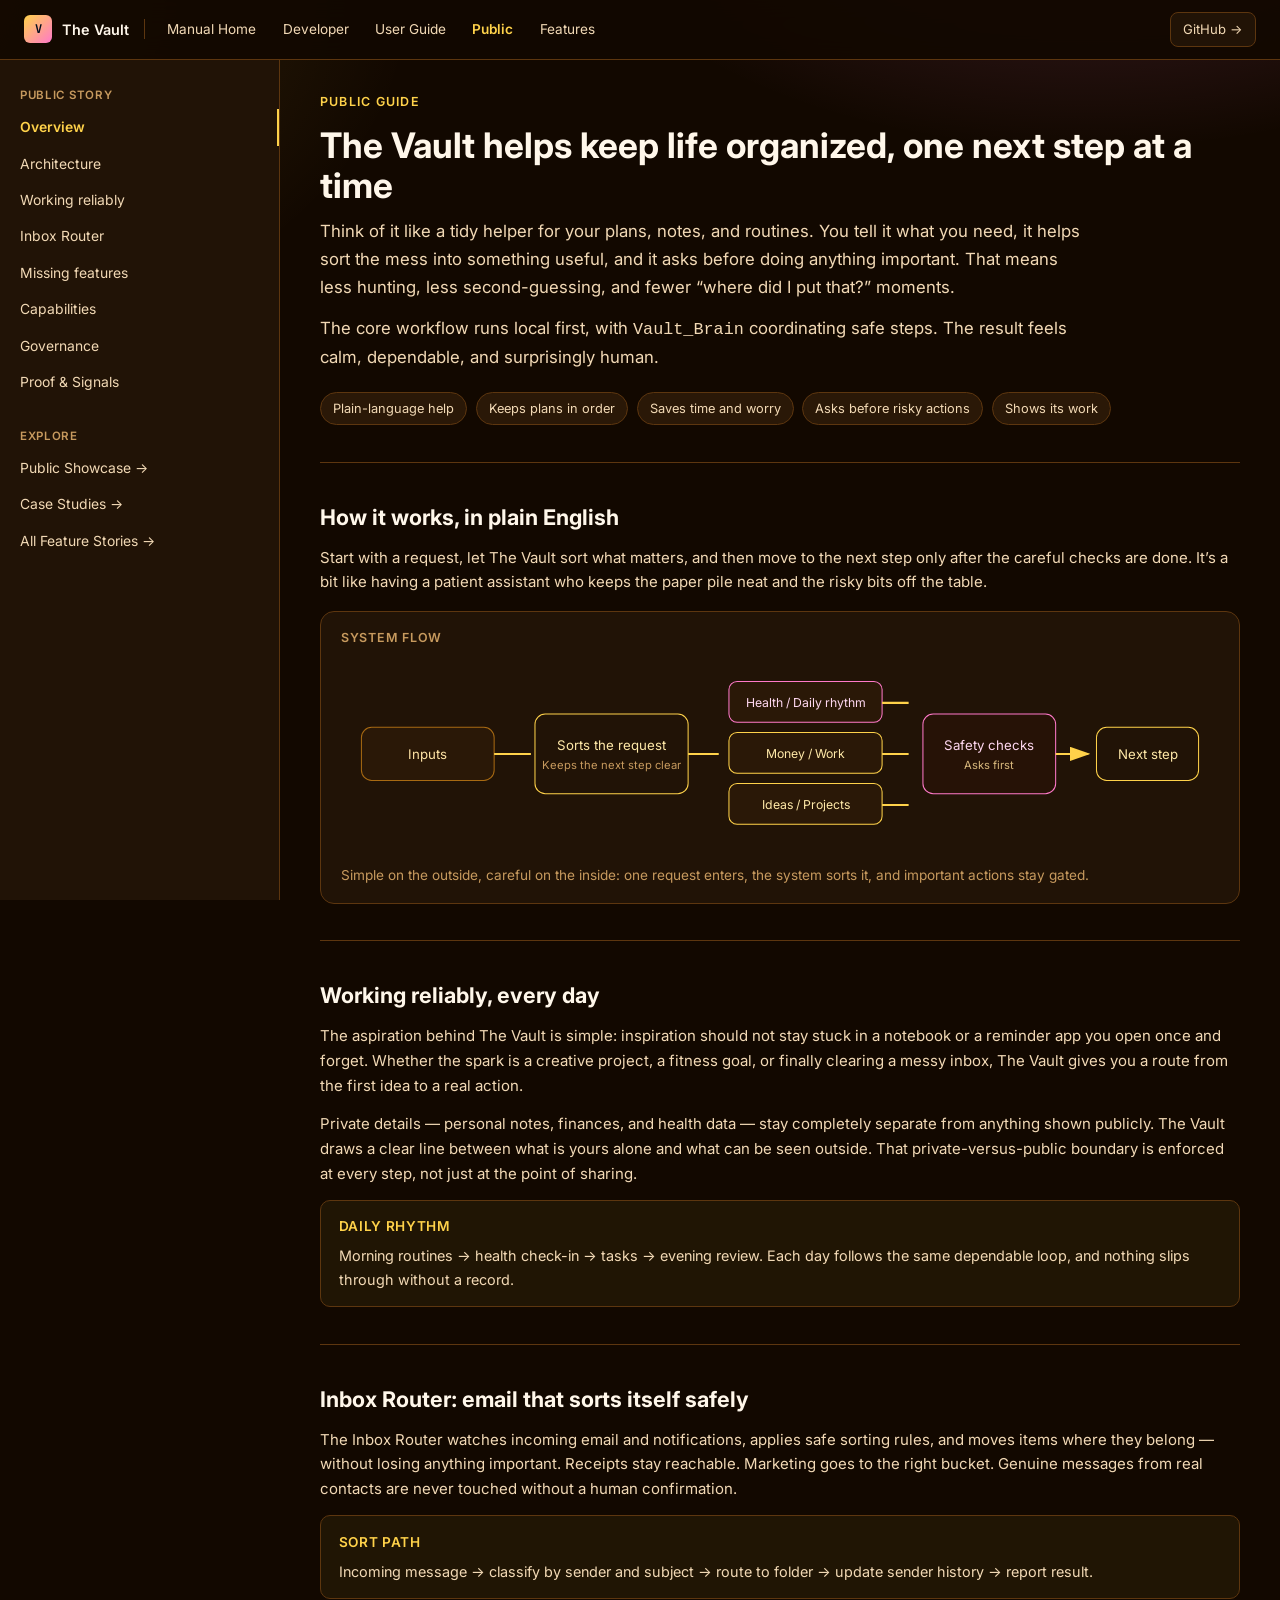
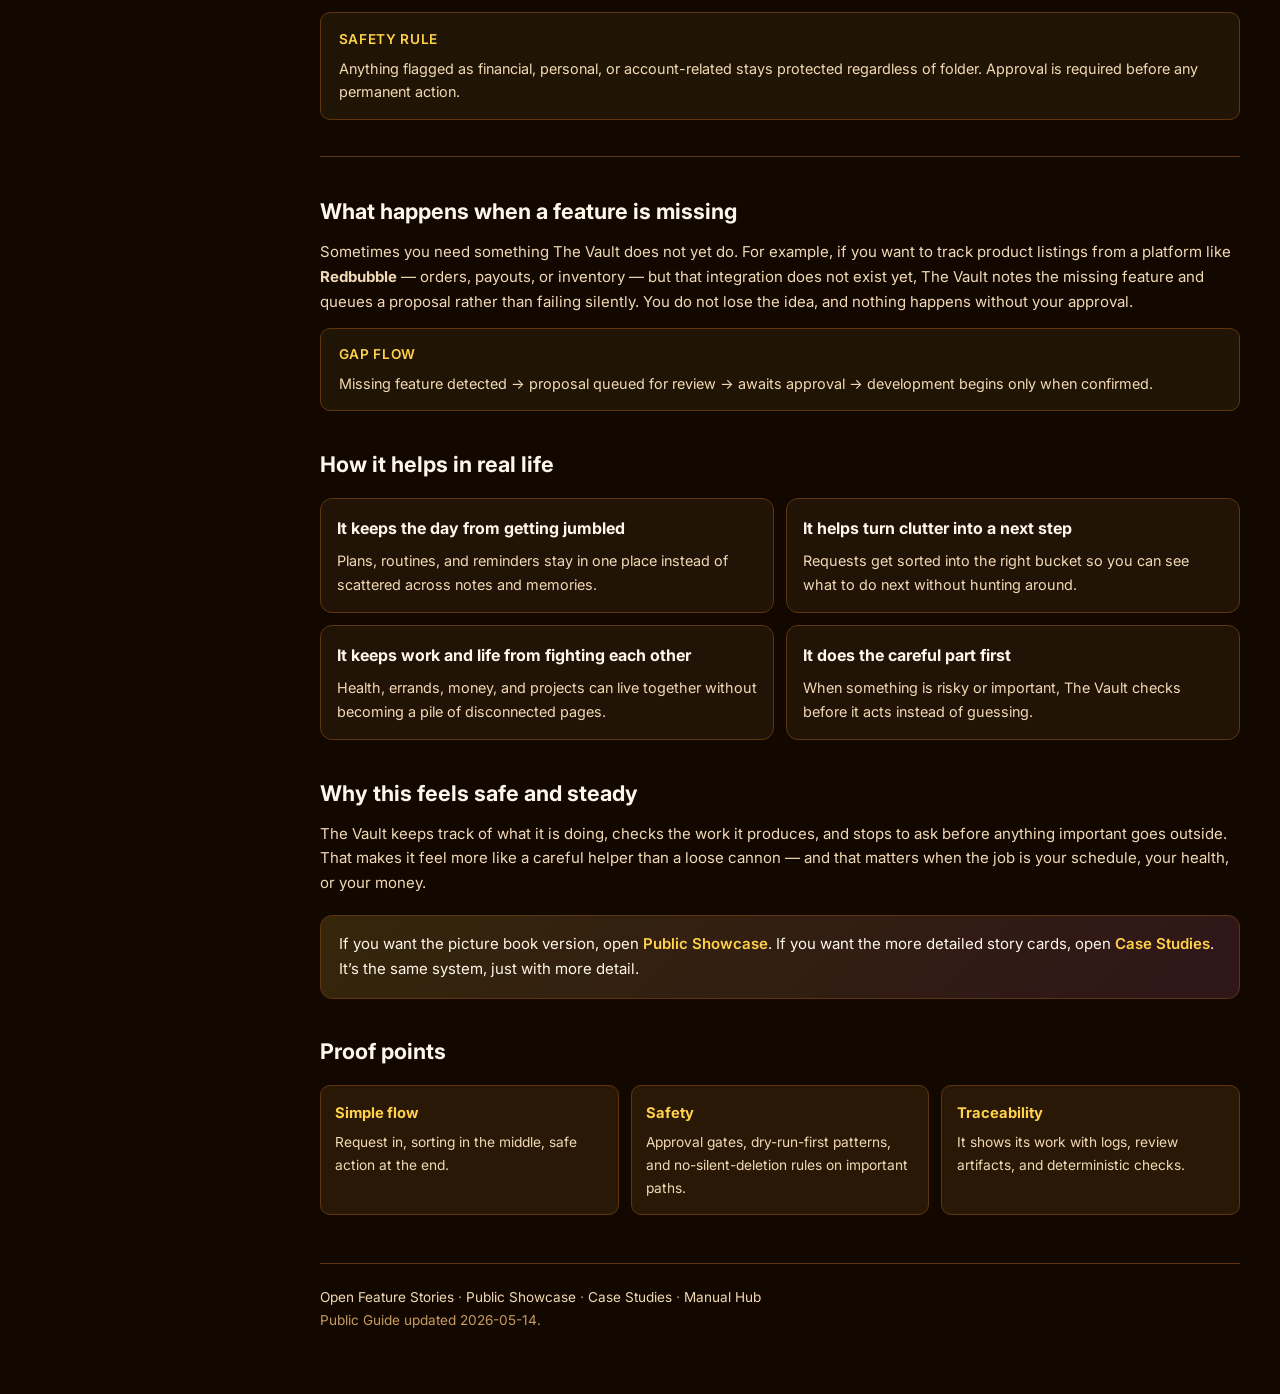
<file: the-vault-manual/public/index.html>
﻿<!DOCTYPE html>
<html lang="en">

<head>
  <meta charset="UTF-8" />
  <meta name="viewport" content="width=device-width, initial-scale=1.0" />
  <title>The Vault · Public Guide</title>
  <link rel="preconnect" href="https://fonts.googleapis.com" />
  <link rel="preconnect" href="https://fonts.gstatic.com" crossorigin />
  <link
    href="https://fonts.googleapis.com/css2?family=Inter:wght@400;500;600;700&family=JetBrains+Mono:wght@400;500&display=swap"
    rel="stylesheet" />
  <style>
    :root {
      --bg: #120800;
      --surface: #211306;
      --surface-2: #2a1807;
      --surface-hover: #39220a;
      --border: #5d360f;
      --text: #fff7ea;
      --muted: #f2d9b5;
      --subtle: #c79a5e;
      --accent: #ffd24a;
      --accent-2: #ff79c9;
      --nav-h: 60px;
      --sidebar-w: 280px
    }

    *,
    *::before,
    *::after {
      box-sizing: border-box;
      margin: 0;
      padding: 0
    }

    html {
      scroll-behavior: smooth
    }

    body {
      background: radial-gradient(900px 500px at 85% -5%, rgba(255, 121, 201, .22), transparent 60%), radial-gradient(900px 600px at -10% 0, rgba(255, 210, 74, .18), transparent 60%), var(--bg);
      color: var(--text);
      font-family: "Inter", system-ui, -apple-system, sans-serif;
      font-size: 15px;
      line-height: 1.65
    }

    .topnav {
      position: fixed;
      top: 0;
      left: 0;
      right: 0;
      height: var(--nav-h);
      z-index: 100;
      display: flex;
      align-items: center;
      justify-content: space-between;
      padding: 0 1.5rem;
      background: rgba(18, 8, 0, .92);
      backdrop-filter: blur(12px);
      border-bottom: 1px solid var(--border)
    }

    .topnav-left {
      display: flex;
      align-items: center;
      gap: .65rem
    }

    .logo-mark {
      width: 28px;
      height: 28px;
      background: linear-gradient(135deg, var(--accent), var(--accent-2));
      border-radius: 6px;
      display: flex;
      align-items: center;
      justify-content: center;
      color: #06101f;
      font-size: .75rem;
      font-weight: 700;
      font-family: "JetBrains Mono", monospace
    }

    .logo-text {
      font-size: .9rem;
      font-weight: 600
    }

    .nav-divider {
      width: 1px;
      height: 20px;
      background: var(--border);
      margin: 0 .25rem
    }

    .topnav-link {
      color: var(--muted);
      text-decoration: none;
      font-size: .85rem;
      padding: .3rem .5rem;
      border-radius: 6px;
      transition: .15s
    }

    .topnav-link:hover {
      color: var(--text);
      background: rgba(255, 210, 74, .08)
    }

    .topnav-link.active {
      color: var(--accent);
      font-weight: 600
    }

    .github-btn {
      background: var(--surface);
      border: 1px solid var(--border);
      color: var(--muted);
      text-decoration: none;
      font-size: .82rem;
      padding: .35rem .75rem;
      border-radius: 8px
    }

    .github-btn:hover {
      color: var(--text);
      border-color: var(--accent)
    }

    .sidebar {
      position: fixed;
      top: var(--nav-h);
      left: 0;
      bottom: 0;
      width: var(--sidebar-w);
      overflow-y: auto;
      background: var(--surface);
      border-right: 1px solid var(--border);
      padding: 1.4rem 0
    }

    .sidebar-group {
      margin-bottom: 1.4rem
    }

    .sidebar-group-label {
      display: block;
      padding: .25rem 1.25rem;
      font-size: .72rem;
      font-weight: 600;
      color: var(--subtle);
      text-transform: uppercase;
      letter-spacing: .06em
    }

    .sidebar-link {
      display: block;
      padding: .42rem 1.25rem;
      color: var(--muted);
      text-decoration: none;
      font-size: .87rem
    }

    .sidebar-link:hover {
      color: var(--text);
      background: var(--surface-hover)
    }

    .sidebar-link.active {
      color: var(--accent);
      font-weight: 600;
      border-right: 2px solid var(--accent)
    }

    .main-content {
      margin-left: var(--sidebar-w);
      margin-top: var(--nav-h);
      padding: 2rem 2.5rem 4rem
    }

    .content-wrap {
      max-width: 920px
    }

    .hero-eyebrow {
      font-size: .78rem;
      font-weight: 600;
      color: var(--accent);
      text-transform: uppercase;
      letter-spacing: .1em;
      margin-bottom: .75rem
    }

    h1 {
      font-size: 2.2rem;
      line-height: 1.15;
      margin-bottom: .8rem
    }

    .hero-sub {
      font-size: 1.05rem;
      color: var(--muted);
      max-width: 760px
    }

    .tag-row {
      display: flex;
      flex-wrap: wrap;
      gap: .55rem;
      margin: 1.3rem 0 2rem
    }

    .tag {
      border: 1px solid var(--border);
      background: var(--surface-2);
      color: var(--muted);
      font-size: .8rem;
      padding: .3rem .75rem;
      border-radius: 999px
    }

    h2 {
      font-size: 1.35rem;
      margin: 2.2rem 0 .65rem
    }

    p {
      color: var(--muted);
      margin-bottom: .85rem
    }

    .section-divider {
      border: none;
      border-top: 1px solid var(--border);
      margin: 2.3rem 0
    }

    .diagram-wrap {
      background: var(--surface);
      border: 1px solid var(--border);
      border-radius: 14px;
      padding: 1rem 1.25rem;
      margin: 1rem 0 1.4rem
    }

    .diagram-label {
      display: block;
      font-size: .78rem;
      font-weight: 600;
      color: var(--subtle);
      text-transform: uppercase;
      letter-spacing: .06em;
      margin-bottom: .75rem
    }

    .diagram-caption {
      font-size: .85rem;
      color: var(--subtle);
      margin-top: .75rem;
      margin-bottom: 0
    }

    .proof-grid {
      display: grid;
      grid-template-columns: repeat(3, 1fr);
      gap: .75rem;
      margin-top: 1rem
    }

    .proof-card {
      background: var(--surface-2);
      border: 1px solid var(--border);
      border-radius: 10px;
      padding: .9rem
    }

    .proof-card h3 {
      font-size: .92rem;
      margin-bottom: .4rem;
      color: var(--accent)
    }

    .proof-card p {
      font-size: .86rem;
      margin-bottom: 0
    }

    .feature-grid {
      display: grid;
      grid-template-columns: 1fr 1fr;
      gap: .75rem;
      margin-top: 1rem
    }

    .feature-card {
      background: var(--surface);
      border: 1px solid var(--border);
      border-radius: 12px;
      padding: 1rem
    }

    .feature-card h3 {
      font-size: 1rem;
      margin-bottom: .45rem
    }

    .feature-card p {
      font-size: .9rem;
      margin-bottom: 0
    }

    .cta-band {
      margin-top: 1.2rem;
      background: linear-gradient(135deg, rgba(255, 210, 74, .15), rgba(255, 121, 201, .12));
      border: 1px solid var(--border);
      border-radius: 12px;
      padding: 1rem 1.1rem
    }

    .cta-band a {
      color: var(--accent);
      text-decoration: none;
      font-weight: 600
    }

    .cta-band a:hover {
      text-decoration: underline
    }

    footer {
      margin-top: 3rem;
      border-top: 1px solid var(--border);
      padding-top: 1.4rem;
      color: var(--subtle);
      font-size: .85rem
    }

    footer a {
      color: var(--muted);
      text-decoration: none
    }

    footer a:hover {
      text-decoration: underline
    }

    @media(max-width:920px) {
      .sidebar {
        display: none
      }

      .main-content {
        margin-left: 0;
        padding: 1.4rem 1.2rem 3rem
      }

      .proof-grid {
        grid-template-columns: 1fr
      }

      .feature-grid {
        grid-template-columns: 1fr
      }
    }
    .diagram-container {
      background: rgba(255, 210, 74, .06);
      border: 1px solid var(--border);
      border-radius: 10px;
      padding: .9rem 1.1rem;
      margin-top: .85rem;
      font-size: .9rem;
      color: var(--muted)
    }

    .diagram-container .diagram-label {
      font-weight: 600;
      color: var(--accent);
      margin-bottom: .4rem;
      font-size: .85rem;
      text-transform: uppercase;
      letter-spacing: .05em
    }
  
    .skip-link{position:absolute;left:-9999px;top:auto;width:1px;height:1px;overflow:hidden;}
    .skip-link:focus{left:12px;top:12px;width:auto;height:auto;padding:.45rem .7rem;background:#fff;color:#000;z-index:1000;border-radius:6px;}
  </style>
</head>

<body>
  <a href="#main-content" class="skip-link">Skip to main content</a>
  <nav class="topnav" aria-label="Manual navigation">
    <div class="topnav-left">
      <div class="logo-mark">V</div>
      <span class="logo-text">The Vault</span>
      <div class="nav-divider"></div>
      <a href="../index.html" class="topnav-link">Manual Home</a>
      <a href="../developer/index.html" class="topnav-link">Developer</a>
      <a href="../user/index.html" class="topnav-link">User Guide</a>
      <span class="topnav-link active" aria-current="page">Public</span>
      <a href="../feature-pages/feature-viewer.html" class="topnav-link">Features</a>
    </div>
    <a href="https://github.com/FerretFatale/KAOS" class="github-btn" target="_blank" rel="noopener noreferrer">GitHub
      →</a>
  </nav>

  <aside class="sidebar" aria-label="Section navigation">
    <div class="sidebar-group">
      <div class="sidebar-group-label">Public Story</div>
      <a href="#overview" class="sidebar-link active">Overview</a>
      <a href="#architecture" class="sidebar-link">Architecture</a>
      <a href="#working-reliably" class="sidebar-link">Working reliably</a>
      <a href="#inbox-router" class="sidebar-link">Inbox Router</a>
      <a href="#missing-feature" class="sidebar-link">Missing features</a>
      <a href="#capabilities" class="sidebar-link">Capabilities</a>
      <a href="#governance" class="sidebar-link">Governance</a>
      <a href="#proof" class="sidebar-link">Proof & Signals</a>
    </div>
    <div class="sidebar-group">
      <div class="sidebar-group-label">Explore</div>
      <a href="showcase/index.html" class="sidebar-link">Public Showcase →</a>
      <a href="showcase/case-studies.html" class="sidebar-link">Case Studies →</a>
      <a href="showcase/case-studies.html" class="sidebar-link">All Feature Stories →</a>
    </div>
  </aside>

  <main id="main-content" class="main-content">
    <div class="content-wrap">
      <section id="overview">
        <p class="hero-eyebrow">Public Guide</p>
        <h1>The Vault helps keep life organized, one next step at a time</h1>
        <p class="hero-sub">Think of it like a tidy helper for your plans, notes, and routines. You tell it what you
          need,
          it helps sort the mess into something useful, and it asks before doing anything important. That means less
          hunting, less second-guessing, and fewer “where did I put that?” moments.</p>
        <p class="hero-sub">The core workflow runs local first, with <code>Vault_Brain</code> coordinating safe steps.
          The result feels calm, dependable, and surprisingly human.</p>
        <div class="tag-row">
          <span class="tag">Plain-language help</span>
          <span class="tag">Keeps plans in order</span>
          <span class="tag">Saves time and worry</span>
          <span class="tag">Asks before risky actions</span>
          <span class="tag">Shows its work</span>
        </div>
      </section>

      <hr class="section-divider" />

      <section id="architecture">
        <h2>How it works, in plain English</h2>
        <p>Start with a request, let The Vault sort what matters, and then move to the next step only after the careful
          checks are done. It’s a bit like having a patient assistant who keeps the paper pile neat and the risky bits
          off the table.</p>
        <div class="diagram-wrap">
          <span class="diagram-label">System Flow</span>
          <svg viewBox="0 0 860 180" style="width:100%;height:auto;" role="img" aria-label="Vault architecture flow">
            <defs>
              <marker id="arr1" markerWidth="10" markerHeight="7" refX="9" refY="3.5" orient="auto">
                <polygon points="0 0,10 3.5,0 7" fill="#ffd24a" />
              </marker>
            </defs>
            <rect x="20" y="65" width="130" height="52" rx="10" fill="#2a1807" stroke="#a86a12" />
            <text x="85" y="96" text-anchor="middle" font-size="13" fill="#ffe4a5"
              font-family="Inter, sans-serif">Inputs</text>
            <rect x="190" y="52" width="150" height="78" rx="10" fill="#211306" stroke="#ffd24a" />
            <text x="265" y="87" text-anchor="middle" font-size="13" fill="#ffe9a8"
              font-family="Inter, sans-serif">Sorts the request</text>
            <text x="265" y="106" text-anchor="middle" font-size="11" fill="#c79a5e"
              font-family="Inter, sans-serif">Keeps the next step clear</text>
            <rect x="380" y="20" width="150" height="40" rx="8" fill="#2a1807" stroke="#ff79c9" />
            <text x="455" y="45" text-anchor="middle" font-size="12" fill="#ffd8f1"
              font-family="Inter, sans-serif">Health / Daily rhythm</text>
            <rect x="380" y="70" width="150" height="40" rx="8" fill="#2a1807" stroke="#ffd24a" />
            <text x="455" y="95" text-anchor="middle" font-size="12" fill="#ffe9a8"
              font-family="Inter, sans-serif">Money / Work</text>
            <rect x="380" y="120" width="150" height="40" rx="8" fill="#2a1807" stroke="#ffd24a" />
            <text x="455" y="145" text-anchor="middle" font-size="12" fill="#ffe9a8"
              font-family="Inter, sans-serif">Ideas / Projects</text>
            <rect x="570" y="52" width="130" height="78" rx="10" fill="#261206" stroke="#ff79c9" />
            <text x="635" y="87" text-anchor="middle" font-size="13" fill="#ffd8f1"
              font-family="Inter, sans-serif">Safety checks</text>
            <text x="635" y="106" text-anchor="middle" font-size="11" fill="#d8b87c"
              font-family="Inter, sans-serif">Asks first</text>
            <rect x="740" y="65" width="100" height="52" rx="10" fill="#211306" stroke="#ffd24a" />
            <text x="790" y="96" text-anchor="middle" font-size="13" fill="#ffe9a8" font-family="Inter, sans-serif">Next
              step</text>
            <path d="M150 91h36m154 0h30m160-50h26m-26 50h26m-26 50h26m144-50h32" stroke="#ffd24a" stroke-width="2"
              fill="none" marker-end="url(#arr1)" />
          </svg>
          <p class="diagram-caption">Simple on the outside, careful on the inside: one request enters, the system sorts
            it,
            and important actions stay gated.</p>
        </div>
      </section>

      <hr class="section-divider" />

      <section id="working-reliably">
        <h2>Working reliably, every day</h2>
        <p>The aspiration behind The Vault is simple: inspiration should not stay stuck in a notebook or a reminder app you
          open once and forget. Whether the spark is a creative project, a fitness goal, or finally clearing a messy
          inbox, The Vault gives you a route from the first idea to a real action.</p>
        <p>Private details — personal notes, finances, and health data — stay completely separate from anything shown
          publicly. The Vault draws a clear line between what is yours alone and what can be seen outside. That
          private-versus-public boundary is enforced at every step, not just at the point of sharing.</p>
        <div class="diagram-container">
          <div class="diagram-label">Daily rhythm</div>
          Morning routines → health check-in → tasks → evening review. Each day follows the same dependable loop,
          and nothing slips through without a record.
        </div>
      </section>

      <hr class="section-divider" />

      <section id="inbox-router">
        <h2>Inbox Router: email that sorts itself safely</h2>
        <p>The Inbox Router watches incoming email and notifications, applies safe sorting rules, and moves items where
          they belong — without losing anything important. Receipts stay reachable. Marketing goes to the right bucket.
          Genuine messages from real contacts are never touched without a human confirmation.</p>
        <div class="diagram-container">
          <div class="diagram-label">Sort path</div>
          Incoming message → classify by sender and subject → route to folder → update sender history → report
          result.
        </div>
        <div class="diagram-container">
          <div class="diagram-label">Safety rule</div>
          Anything flagged as financial, personal, or account-related stays protected regardless of folder. Approval
          is required before any permanent action.
        </div>
      </section>

      <hr class="section-divider" />

      <section id="missing-feature">
        <h2>What happens when a feature is missing</h2>
        <p>Sometimes you need something The Vault does not yet do. For example, if you want to track product listings
          from a platform like <strong>Redbubble</strong> — orders, payouts, or inventory — but that integration does
          not exist yet, The Vault notes the missing feature and queues a proposal rather than failing silently. You do
          not lose the idea, and nothing happens without your approval.</p>
        <div class="diagram-container">
          <div class="diagram-label">Gap flow</div>
          Missing feature detected → proposal queued for review → awaits approval → development begins only when
          confirmed.
        </div>
      </section>

      <section id="capabilities">
        <h2>How it helps in real life</h2>
        <div class="feature-grid">
          <article class="feature-card">
            <h3>It keeps the day from getting jumbled</h3>
            <p>Plans, routines, and reminders stay in one place instead of scattered across notes and memories.</p>
          </article>
          <article class="feature-card">
            <h3>It helps turn clutter into a next step</h3>
            <p>Requests get sorted into the right bucket so you can see what to do next without hunting around.</p>
          </article>
          <article class="feature-card">
            <h3>It keeps work and life from fighting each other</h3>
            <p>Health, errands, money, and projects can live together without becoming a pile of disconnected pages.</p>
          </article>
          <article class="feature-card">
            <h3>It does the careful part first</h3>
            <p>When something is risky or important, The Vault checks before it acts instead of guessing.</p>
          </article>
        </div>
      </section>

      <section id="governance">
        <h2>Why this feels safe and steady</h2>
        <p>The Vault keeps track of what it is doing, checks the work it produces, and stops to ask before anything
          important goes outside. That makes it feel more like a careful helper than a loose cannon — and that matters
          when the job is your schedule, your health, or your money.</p>
        <div class="cta-band">
          If you want the picture book version, open <a href="showcase/index.html">Public Showcase</a>. If you want the
          more detailed story cards, open <a href="showcase/case-studies.html">Case Studies</a>. It’s the same
          system, just with more detail.
        </div>
      </section>

      <section id="proof">
        <h2>Proof points</h2>
        <div class="proof-grid">
          <article class="proof-card">
            <h3>Simple flow</h3>
            <p>Request in, sorting in the middle, safe action at the end.</p>
          </article>
          <article class="proof-card">
            <h3>Safety</h3>
            <p>Approval gates, dry-run-first patterns, and no-silent-deletion rules on important paths.</p>
          </article>
          <article class="proof-card">
            <h3>Traceability</h3>
            <p>It shows its work with logs, review artifacts, and deterministic checks.</p>
          </article>
        </div>
      </section>

      <footer>
        <a href="showcase/case-studies.html">Open Feature Stories</a> ·
        <a href="showcase/index.html">Public Showcase</a> ·
        <a href="showcase/case-studies.html">Case Studies</a> ·
        <a href="../index.html">Manual Hub</a>
        <br />Public Guide updated 2026-05-14.
      </footer>
    </div>
  </main>
</body>

</html>
</file>
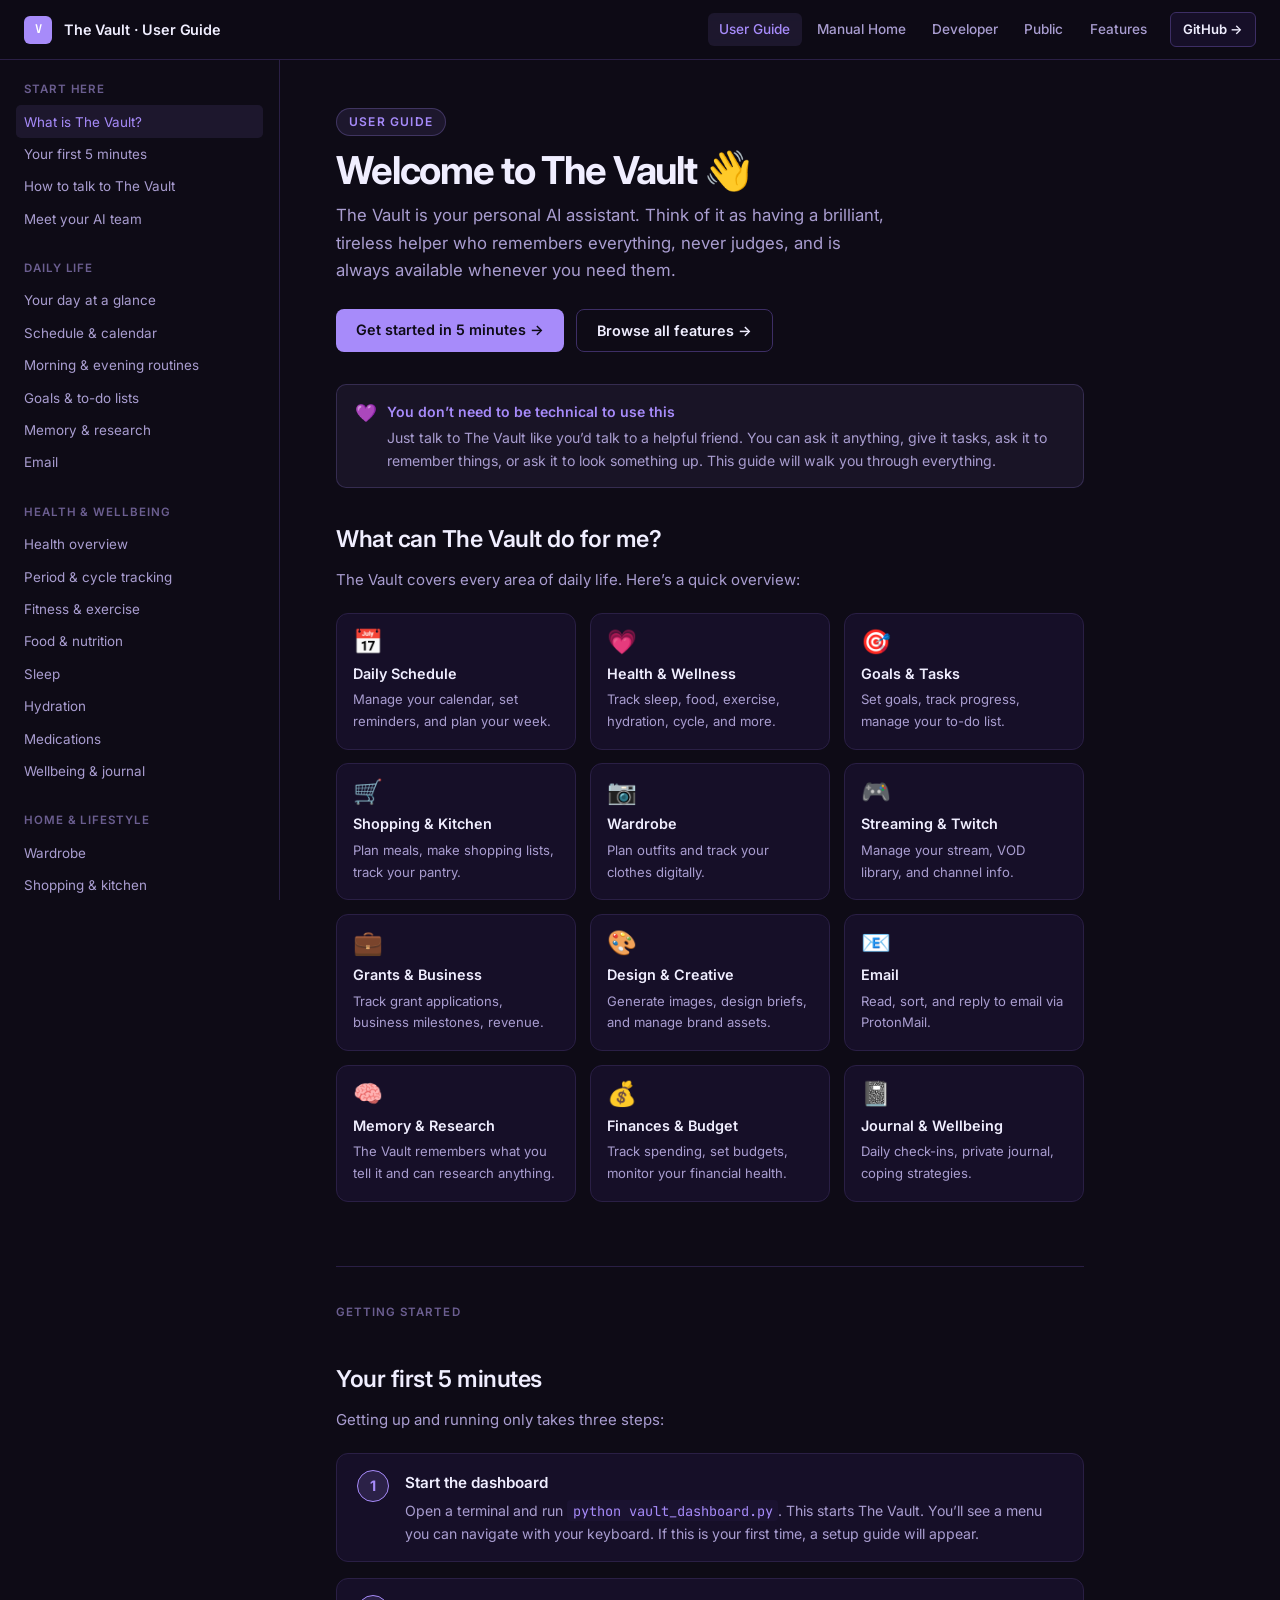
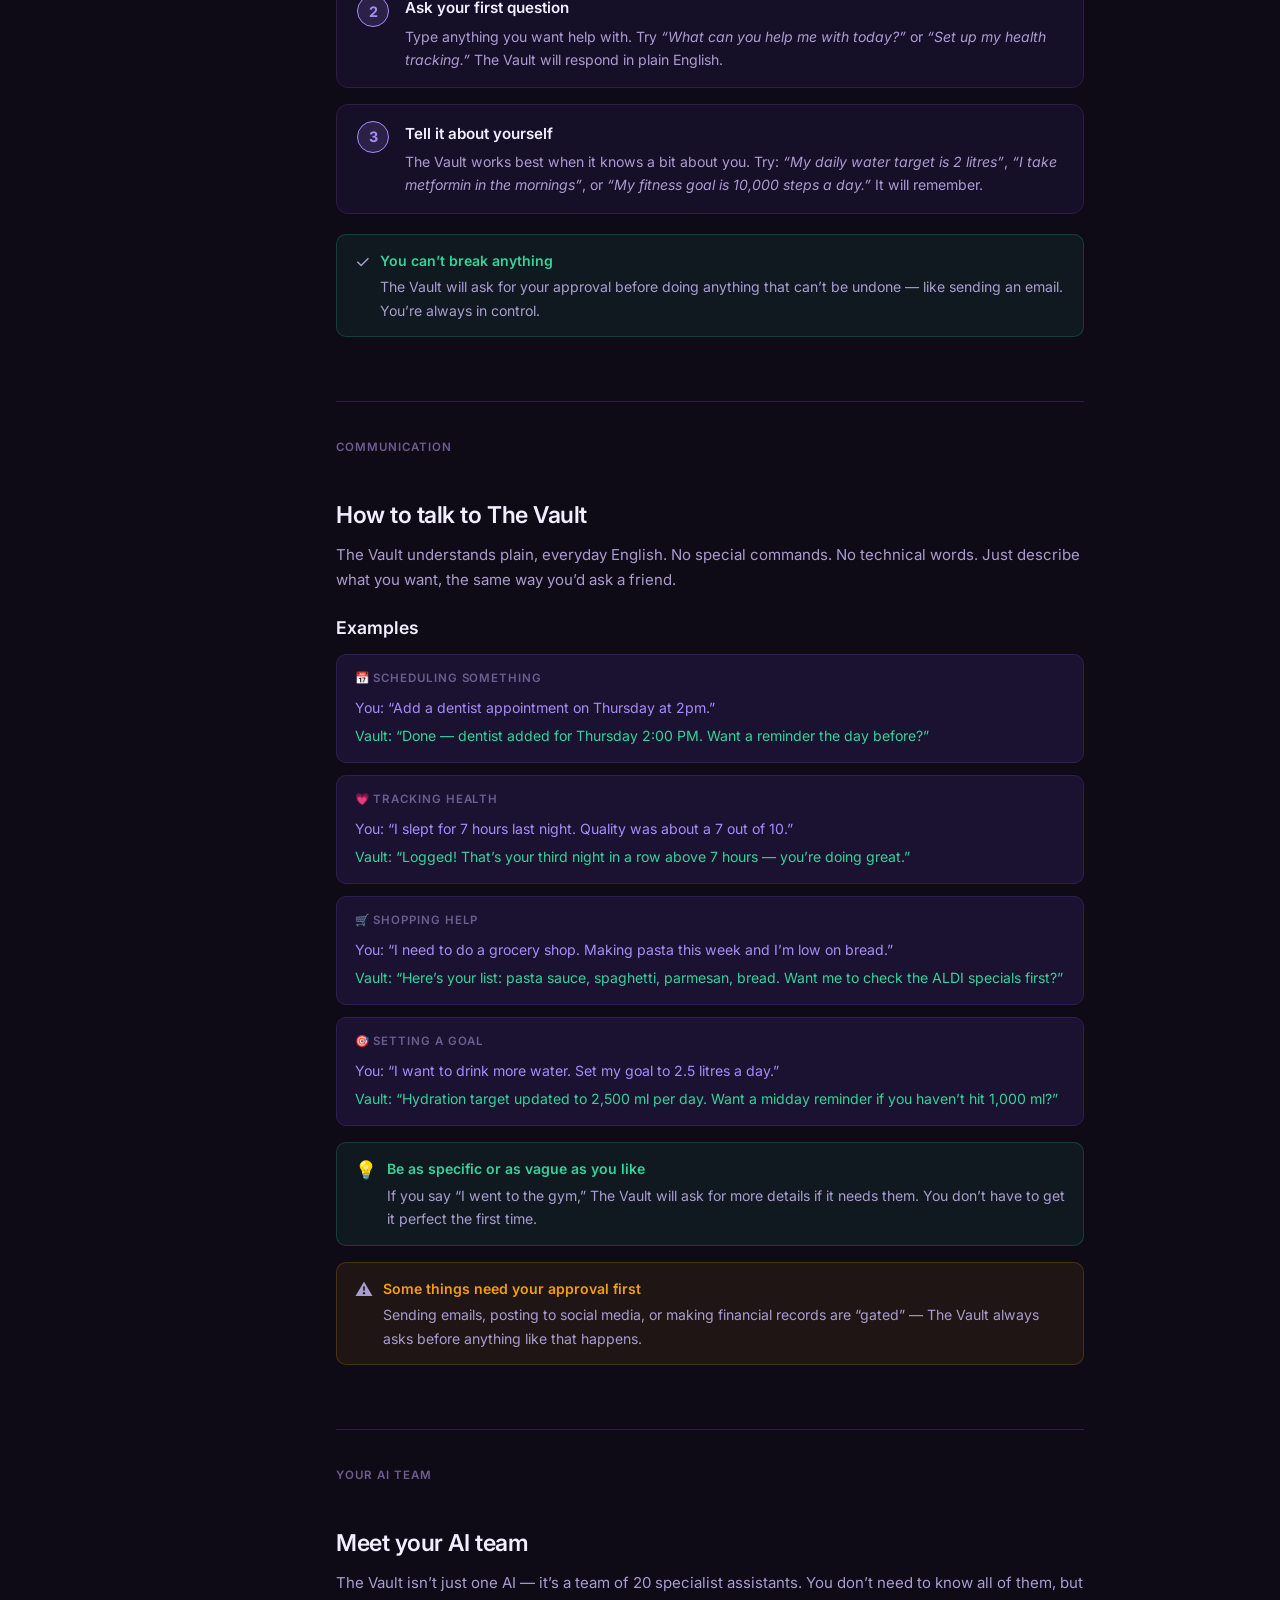
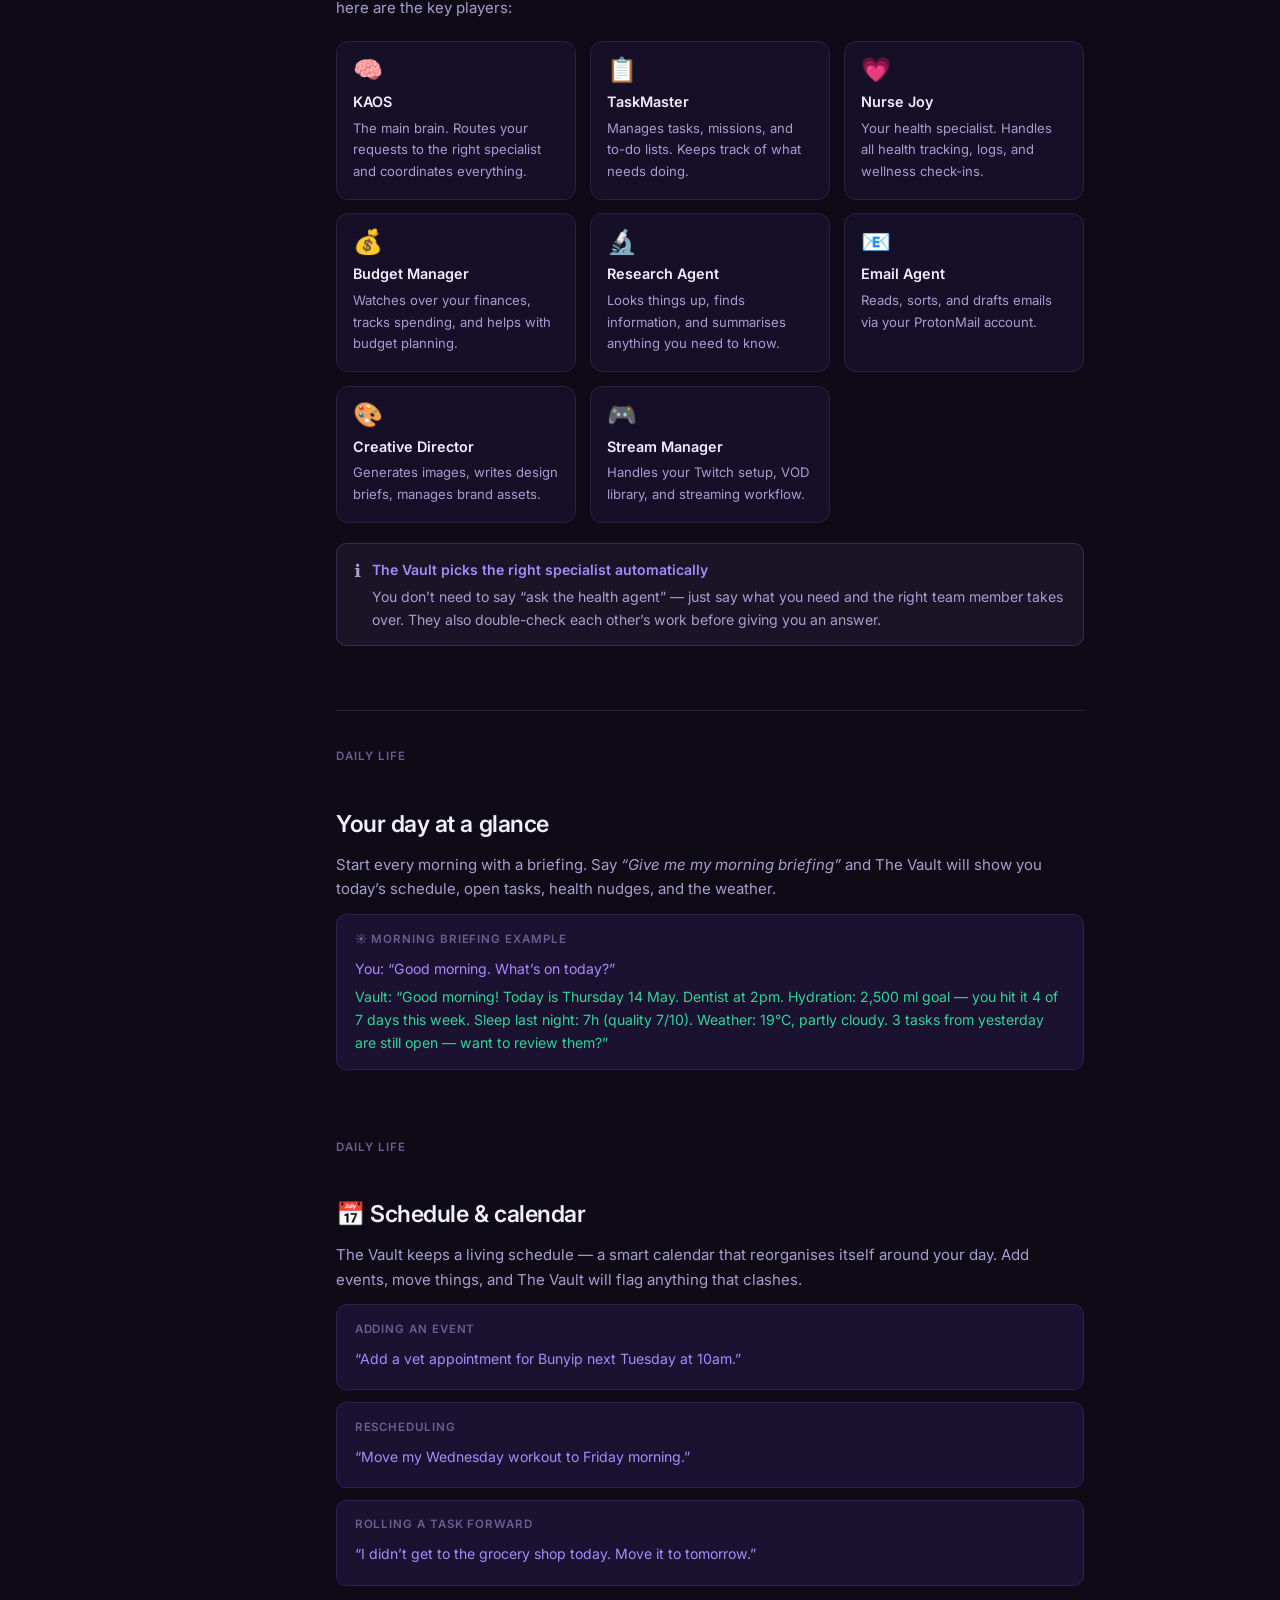
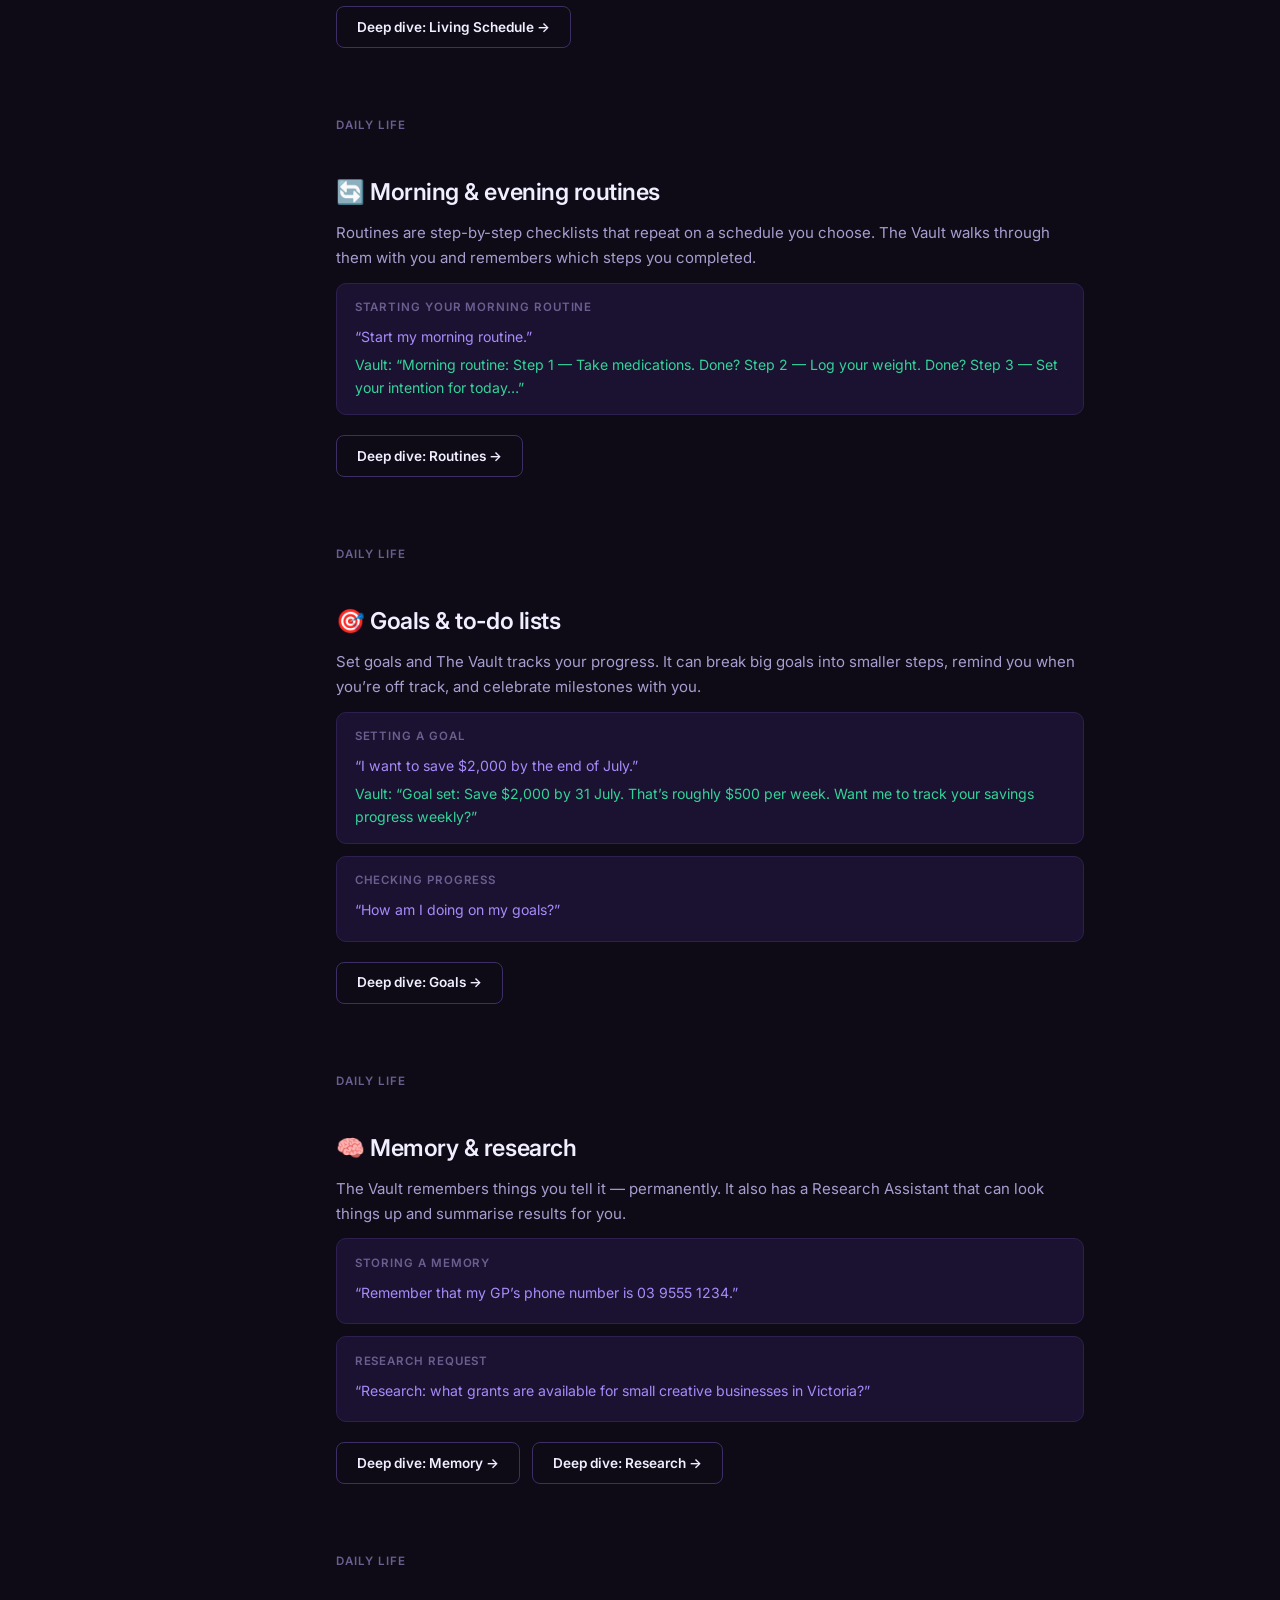
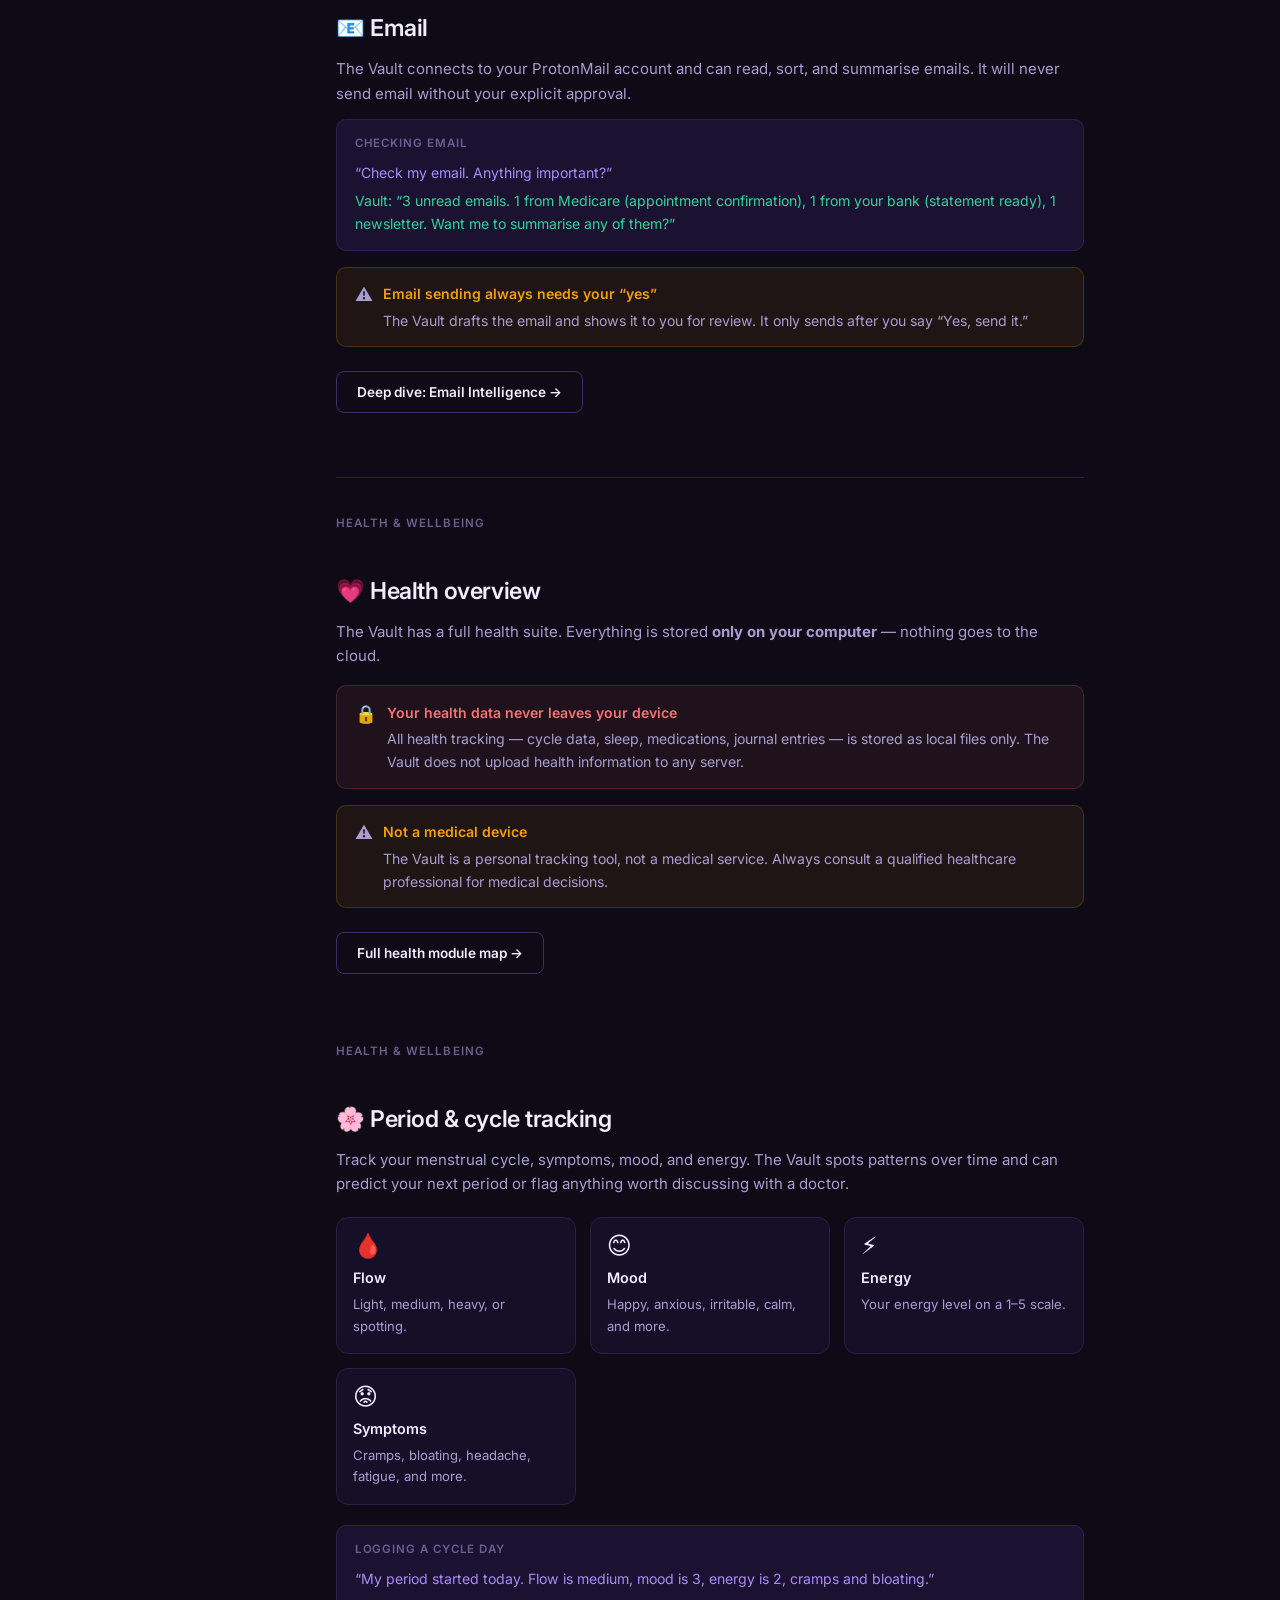
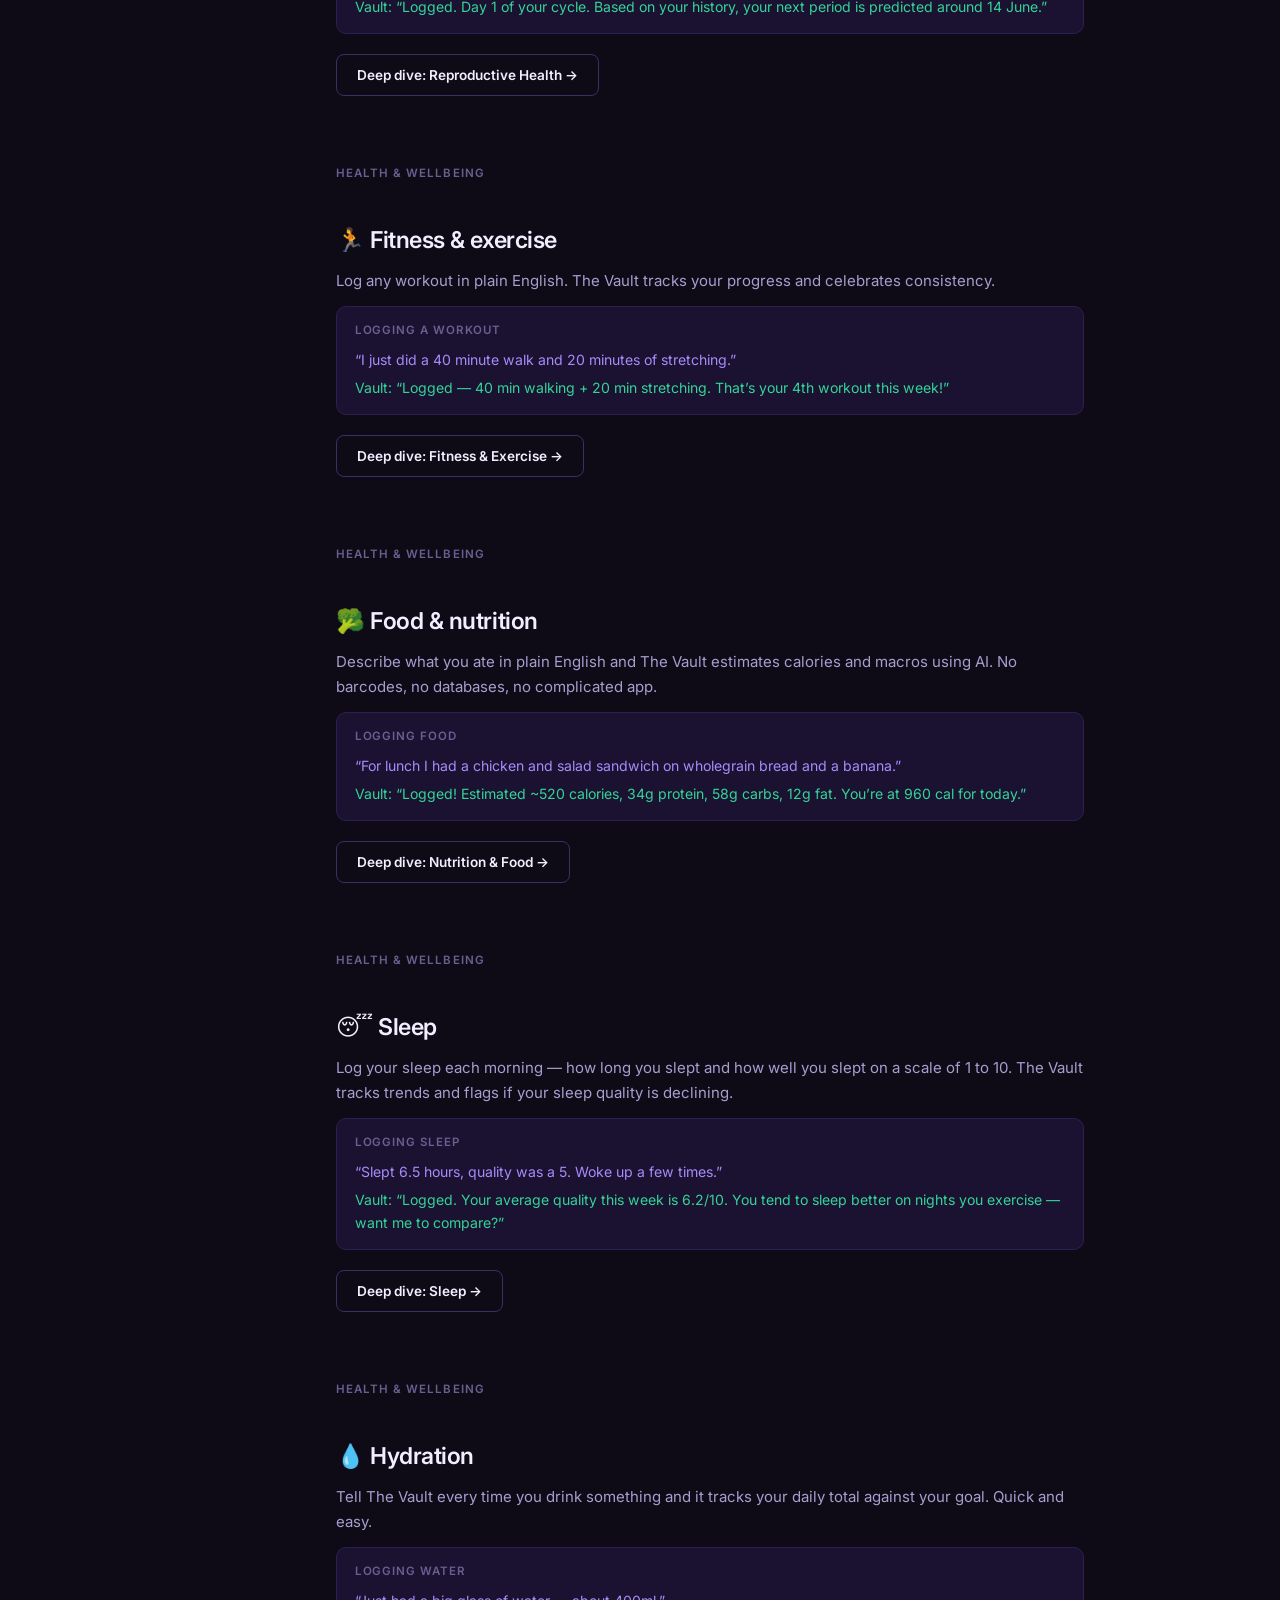
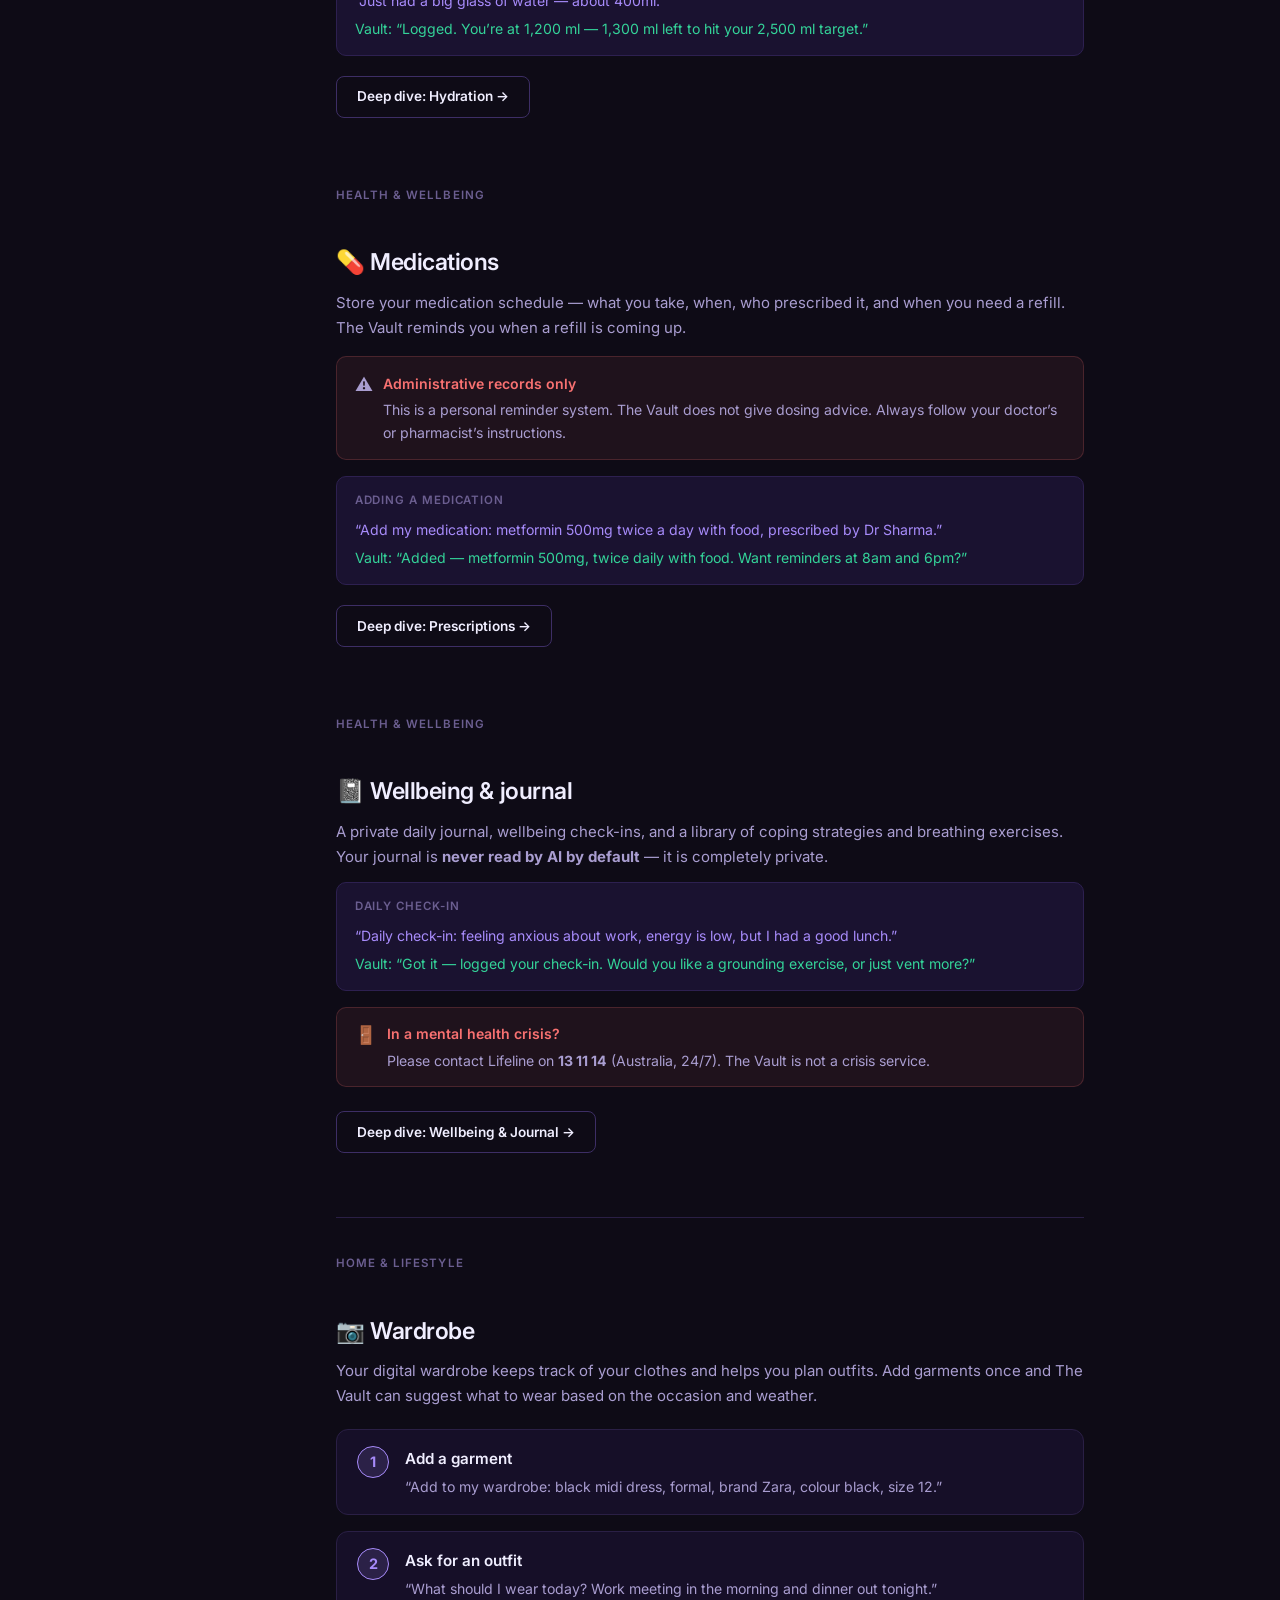
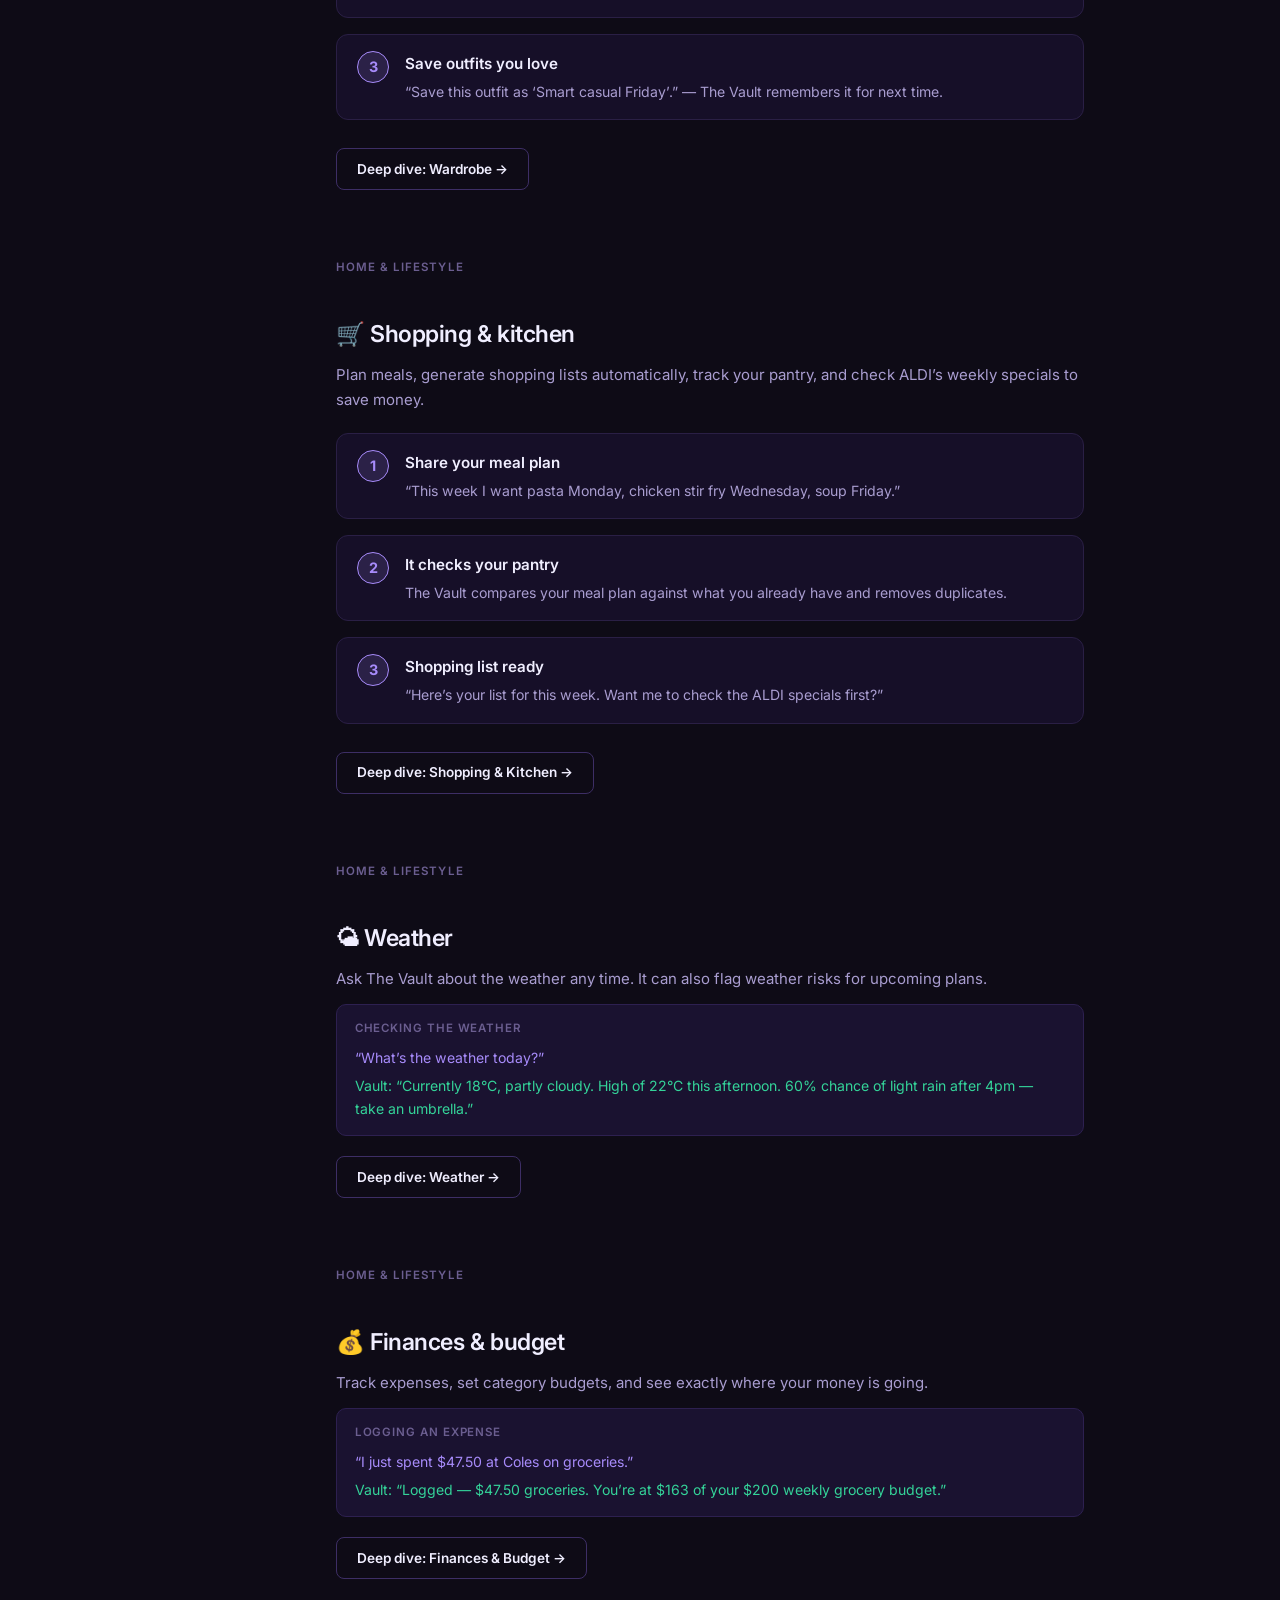
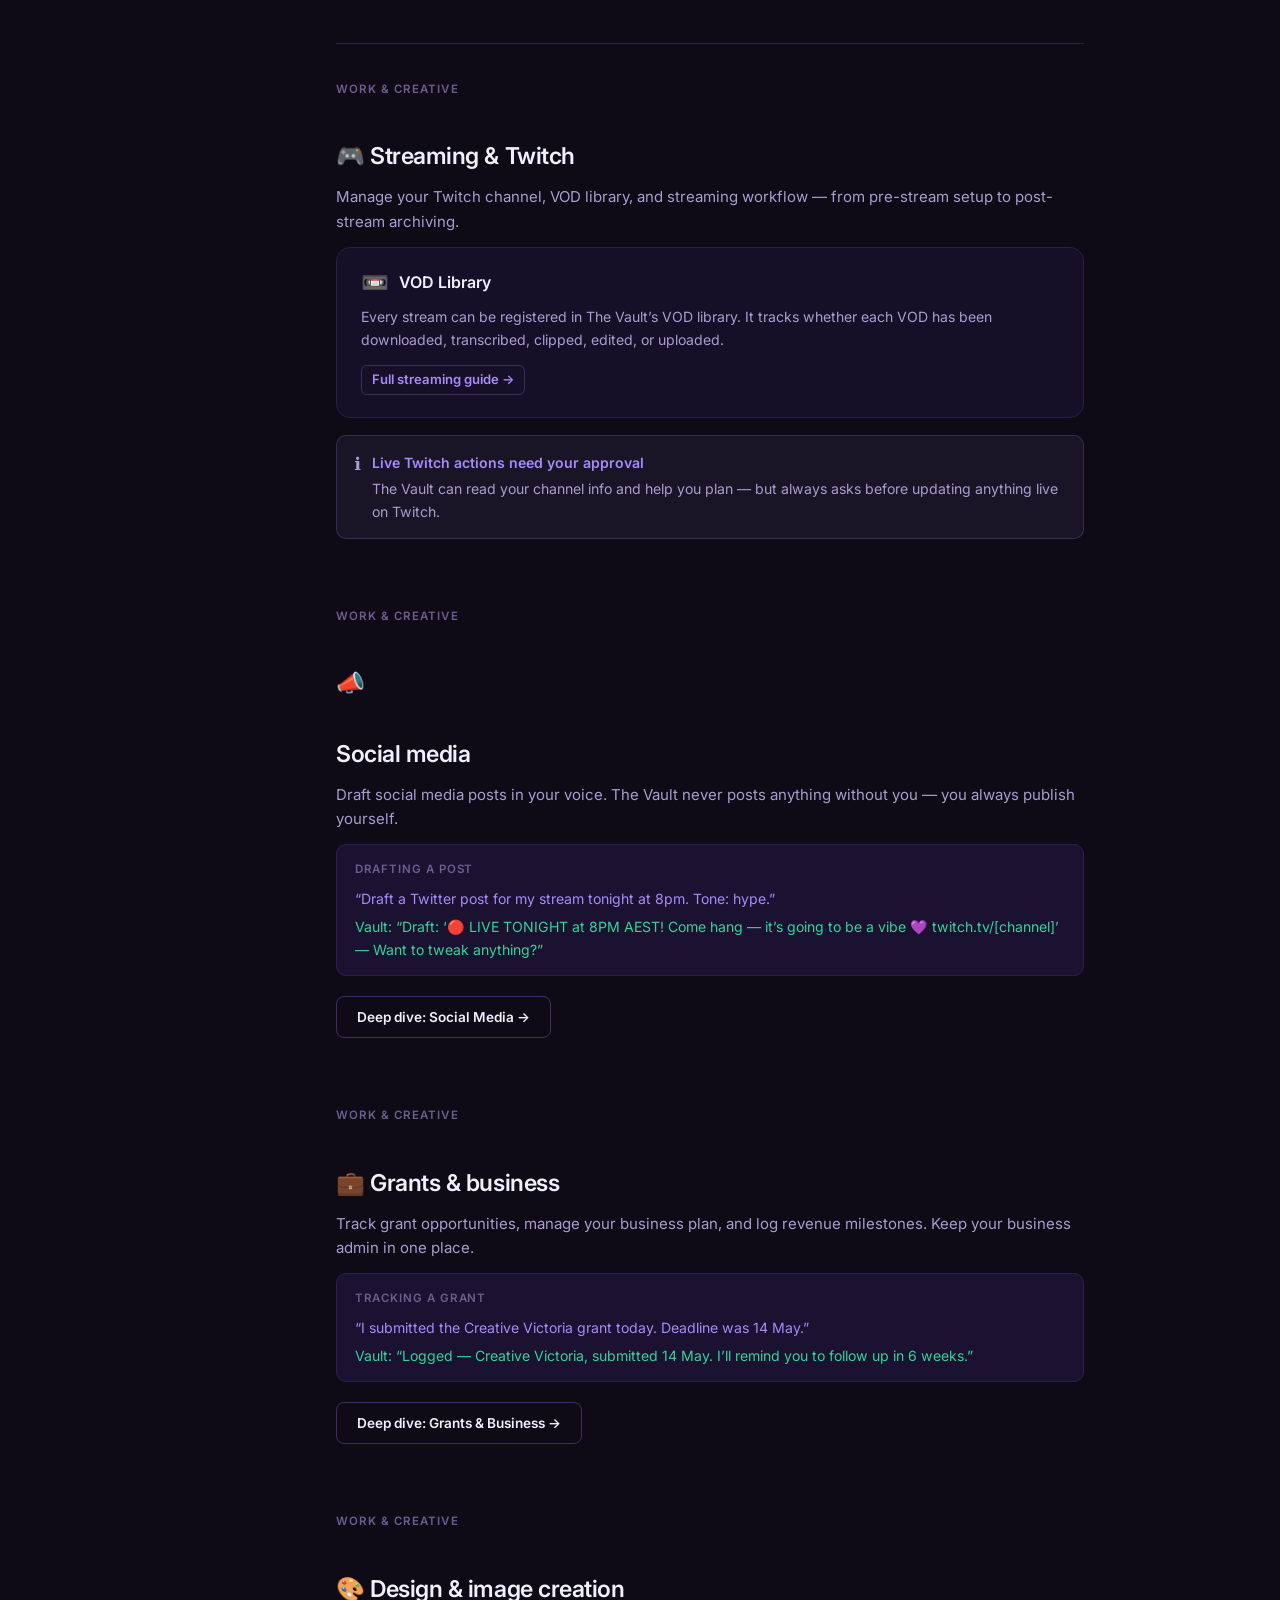
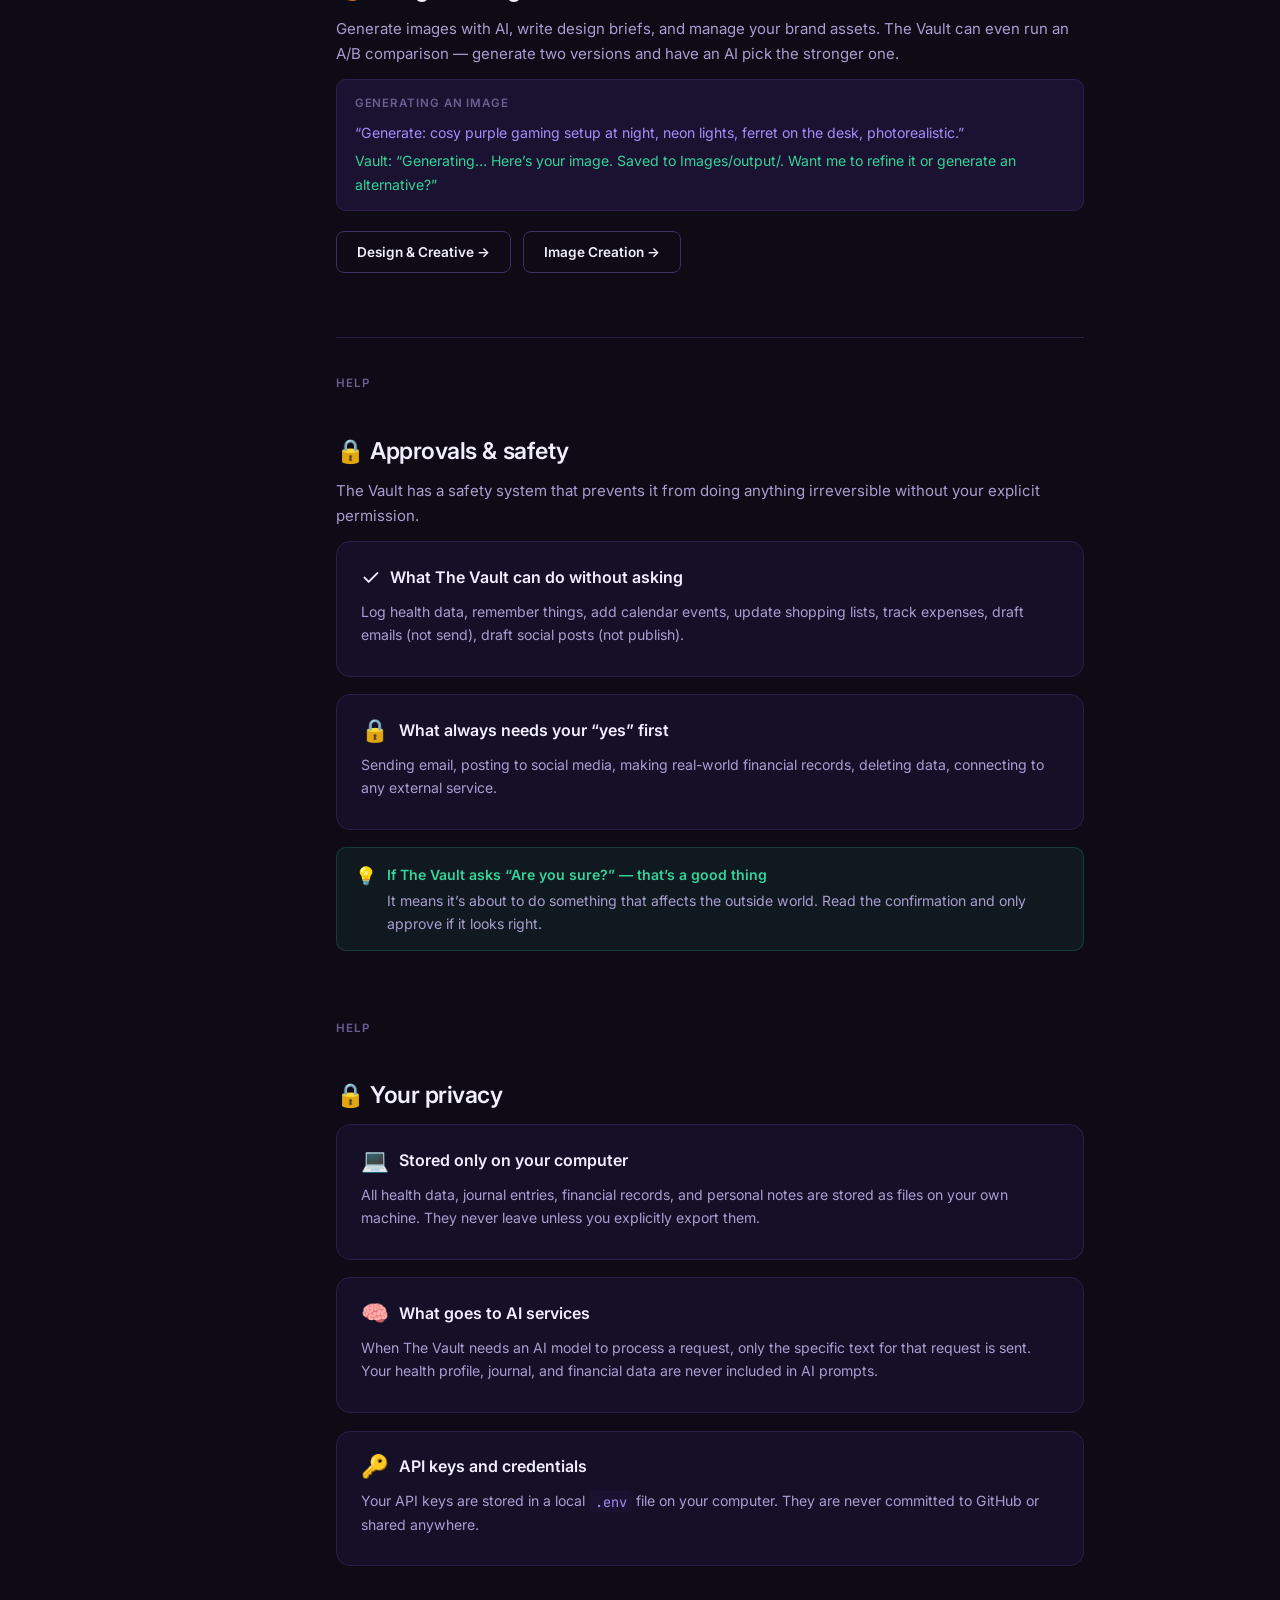
<file: the-vault-manual/user/index.html>
﻿<!DOCTYPE html>
<html lang="en">

<head>
  <meta charset="UTF-8" />
  <meta name="viewport" content="width=device-width, initial-scale=1.0" />
  <title>User Guide — The Vault</title>
  <link rel="preconnect" href="https://fonts.googleapis.com" />
  <link rel="preconnect" href="https://fonts.gstatic.com" crossorigin />
  <link
    href="https://fonts.googleapis.com/css2?family=Inter:wght@400;500;600;700&family=JetBrains+Mono:wght@400;500&display=swap"
    rel="stylesheet" />
  <style>
    :root {
      --bg: #0e0b16;
      --surface: #160f28;
      --surface-hover: #1e1636;
      --border: #2a1f45;
      --border-accent: #3d2e65;
      --text: #f0eeff;
      --text-muted: #a99dd0;
      --text-subtle: #6b5e90;
      --accent: #a78bfa;
      --accent-hover: #9061f9;
      --accent-warm: #f59e0b;
      --accent-green: #34d399;
      --accent-red: #f87171;
      --code-bg: #1a1230;
      --code-border: #2d2050;
      --nav-h: 60px;
      --sidebar-w: 280px;
    }
    *,*::before,*::after{box-sizing:border-box;margin:0;padding:0}
    html{scroll-behavior:smooth}
    body{background:var(--bg);color:var(--text);font-family:"Inter",system-ui,-apple-system,sans-serif;font-size:15px;line-height:1.65;-webkit-font-smoothing:antialiased}
    .topnav{position:fixed;top:0;left:0;right:0;height:var(--nav-h);z-index:100;display:flex;align-items:center;justify-content:space-between;padding:0 1.5rem;background:rgba(14,11,22,.92);backdrop-filter:blur(12px);-webkit-backdrop-filter:blur(12px);border-bottom:1px solid var(--border)}
    .topnav-left{display:flex;align-items:center;gap:.75rem}
    .logo-mark{width:28px;height:28px;background:var(--accent);border-radius:6px;display:flex;align-items:center;justify-content:center;font-size:.75rem;font-weight:700;color:#fff;flex-shrink:0;font-family:"JetBrains Mono",monospace}
    .logo-text{font-size:.9rem;font-weight:600;color:var(--text);letter-spacing:-.01em}
    .topnav-right{display:flex;align-items:center;gap:.25rem}
    .topnav-link{padding:.35rem .7rem;border-radius:6px;font-size:.85rem;font-weight:500;color:var(--text-muted);text-decoration:none;transition:color .15s,background .15s}
    .topnav-link:hover{color:var(--text);background:var(--surface-hover)}
    .topnav-link.active{color:var(--accent);background:rgba(167,139,250,.1)}
    .btn-github{margin-left:.5rem;padding:.35rem .75rem;border-radius:6px;font-size:.82rem;font-weight:600;background:var(--surface);border:1px solid var(--border-accent);color:var(--text);text-decoration:none;transition:background .15s,border-color .15s}
    .btn-github:hover{background:var(--surface-hover);border-color:var(--accent)}
    .hamburger{display:none;background:none;border:none;cursor:pointer;color:var(--text-muted);padding:.35rem}
    .layout{display:flex;padding-top:var(--nav-h);min-height:100vh}
    .sidebar{position:sticky;top:var(--nav-h);height:calc(100vh - var(--nav-h));width:var(--sidebar-w);flex-shrink:0;overflow-y:auto;padding:1.25rem 1rem 2rem;border-right:1px solid var(--border);scrollbar-width:thin;scrollbar-color:var(--border-accent) transparent}
    .sidebar-group{margin-bottom:1.5rem}
    .sidebar-group-label{font-size:.72rem;font-weight:600;text-transform:uppercase;letter-spacing:.08em;color:var(--text-subtle);padding:0 .5rem;margin-bottom:.4rem}
    .sidebar-link{display:block;padding:.32rem .5rem;border-radius:5px;font-size:.84rem;color:var(--text-muted);text-decoration:none;transition:color .15s,background .15s}
    .sidebar-link:hover{color:var(--text);background:var(--surface-hover)}
    .sidebar-link.active{color:var(--accent);background:rgba(167,139,250,.1)}
    .main{flex:1;min-width:0;padding:3rem 3.5rem 4rem;max-width:860px}
    .section{margin-bottom:4rem}
    .hero-eyebrow{display:inline-block;font-size:.75rem;font-weight:600;letter-spacing:.1em;text-transform:uppercase;color:var(--accent);background:rgba(167,139,250,.1);border:1px solid rgba(167,139,250,.25);border-radius:999px;padding:.2rem .75rem;margin-bottom:.75rem}
    h1{font-size:2.4rem;font-weight:700;letter-spacing:-.03em;line-height:1.15;margin-bottom:.6rem}
    h2{font-size:1.45rem;font-weight:600;letter-spacing:-.02em;margin-bottom:.6rem;margin-top:2rem}
    h3{font-size:1.1rem;font-weight:600;margin-bottom:.4rem;margin-top:1.25rem;color:var(--text)}
    p{color:var(--text-muted);margin-bottom:.75rem}
    .hero-sub{font-size:1.05rem;color:var(--text-muted);max-width:560px;margin-bottom:1.5rem}
    .cta-row{display:flex;gap:.75rem;flex-wrap:wrap;margin-bottom:2rem}
    .btn-primary{display:inline-block;padding:.55rem 1.25rem;border-radius:8px;font-weight:600;font-size:.9rem;background:var(--accent);color:#0e0b16;text-decoration:none;transition:background .15s}
    .btn-primary:hover{background:var(--accent-hover)}
    .btn-outline{display:inline-block;padding:.55rem 1.25rem;border-radius:8px;font-weight:600;font-size:.9rem;background:transparent;border:1px solid var(--border-accent);color:var(--text);text-decoration:none;transition:border-color .15s,background .15s}
    .btn-outline:hover{border-color:var(--accent);background:rgba(167,139,250,.05)}
    .steps{display:flex;flex-direction:column;gap:1rem;margin:1.25rem 0}
    .step{display:flex;gap:1rem;align-items:flex-start;background:var(--surface);border:1px solid var(--border);border-radius:12px;padding:1rem 1.25rem}
    .step-num{flex-shrink:0;width:32px;height:32px;border-radius:50%;background:rgba(167,139,250,.15);border:1.5px solid var(--accent);color:var(--accent);font-weight:700;font-size:.9rem;display:flex;align-items:center;justify-content:center}
    .step-body{flex:1}
    .step-title{font-weight:600;font-size:.95rem;margin-bottom:.25rem;color:var(--text)}
    .step-desc{font-size:.88rem;color:var(--text-muted);margin:0}
    .callout{border-radius:10px;padding:.9rem 1.1rem;margin:1rem 0;font-size:.88rem;display:flex;gap:.65rem;align-items:flex-start}
    .callout-icon{flex-shrink:0;font-size:1.1rem;line-height:1.5}
    .callout-body{flex:1}
    .callout-title{font-weight:600;margin-bottom:.2rem}
    .callout.tip{background:rgba(52,211,153,.07);border:1px solid rgba(52,211,153,.2);color:var(--text-muted)}
    .callout.tip .callout-title{color:var(--accent-green)}
    .callout.info{background:rgba(167,139,250,.07);border:1px solid rgba(167,139,250,.2);color:var(--text-muted)}
    .callout.info .callout-title{color:var(--accent)}
    .callout.warn{background:rgba(245,158,11,.07);border:1px solid rgba(245,158,11,.2);color:var(--text-muted)}
    .callout.warn .callout-title{color:var(--accent-warm)}
    .callout.safe{background:rgba(248,113,113,.07);border:1px solid rgba(248,113,113,.2);color:var(--text-muted)}
    .callout.safe .callout-title{color:var(--accent-red)}
    .chat-example{background:var(--code-bg);border:1px solid var(--code-border);border-radius:10px;padding:.9rem 1.1rem;margin:.75rem 0;font-size:.88rem}
    .chat-label{font-size:.72rem;font-weight:600;text-transform:uppercase;letter-spacing:.08em;color:var(--text-subtle);margin-bottom:.5rem}
    .chat-you{color:var(--accent);margin-bottom:.3rem}
    .chat-vault{color:var(--accent-green)}
    .card-grid{display:grid;grid-template-columns:repeat(auto-fill,minmax(210px,1fr));gap:.85rem;margin:1.25rem 0}
    .feat-card{background:var(--surface);border:1px solid var(--border);border-radius:12px;padding:1rem;text-decoration:none;transition:border-color .15s,background .15s;display:block}
    .feat-card:hover{border-color:var(--accent);background:var(--surface-hover)}
    .feat-card-icon{font-size:1.5rem;margin-bottom:.5rem;line-height:1}
    .feat-card-title{font-weight:600;font-size:.9rem;color:var(--text);margin-bottom:.25rem}
    .feat-card-desc{font-size:.82rem;color:var(--text-muted)}
    .divider{border:none;border-top:1px solid var(--border);margin:2rem 0}
    .section-tag{display:inline-block;font-size:.72rem;font-weight:600;letter-spacing:.09em;text-transform:uppercase;color:var(--text-subtle);margin-bottom:.4rem}
    .feature-block{background:var(--surface);border:1px solid var(--border);border-radius:14px;padding:1.35rem 1.5rem;margin-bottom:1.1rem}
    .feature-block-header{display:flex;align-items:center;gap:.65rem;margin-bottom:.6rem}
    .feature-block-icon{font-size:1.4rem;line-height:1}
    .feature-block-title{font-weight:600;font-size:1rem;color:var(--text)}
    .feature-block p{font-size:.88rem;margin-bottom:.5rem}
    .feature-block .deep-link{display:inline-block;font-size:.82rem;font-weight:600;color:var(--accent);text-decoration:none;border:1px solid rgba(167,139,250,.25);border-radius:6px;padding:.2rem .6rem;margin-top:.35rem;transition:background .15s}
    .feature-block .deep-link:hover{background:rgba(167,139,250,.1)}
    details{background:var(--surface);border:1px solid var(--border);border-radius:10px;margin-bottom:.6rem;overflow:hidden}
    summary{padding:.85rem 1.1rem;font-weight:600;font-size:.9rem;cursor:pointer;list-style:none;color:var(--text);display:flex;justify-content:space-between;align-items:center}
    summary::after{content:"+";color:var(--accent);font-size:1.1rem;font-weight:400}
    details[open] summary::after{content:"−"}
    details>div{padding:.1rem 1.1rem 1rem;font-size:.88rem;color:var(--text-muted)}
    details>div p{margin-bottom:.4rem}
    .glossary-row{display:flex;gap:1rem;border-bottom:1px solid var(--border);padding:.65rem 0;font-size:.88rem}
    .glossary-term{flex-shrink:0;width:160px;font-weight:600;color:var(--accent)}
    .glossary-def{color:var(--text-muted)}
    .code-inline{background:var(--code-bg);padding:.1rem .35rem;border-radius:4px;color:var(--accent);font-size:.85rem;font-family:"JetBrains Mono",monospace}
    @media(max-width:900px){.main{padding:2rem 1.5rem 3rem}}
    @media(max-width:700px){.sidebar{position:fixed;left:-100%;top:var(--nav-h);height:calc(100vh - var(--nav-h));z-index:90;transition:left .25s;background:var(--bg);width:85vw;max-width:300px}.sidebar.open{left:0}.sidebar-overlay{display:none;position:fixed;inset:0;z-index:89;background:rgba(0,0,0,.5)}.sidebar-overlay.open{display:block}.hamburger{display:flex}.topnav-right .topnav-link{display:none}.main{padding:1.5rem 1rem 3rem}}
    .fade-in{animation:fadeUp .4s ease both}
    @keyframes fadeUp{from{opacity:0;transform:translateY(12px)}to{opacity:1;transform:none}}
  
    .skip-link{position:absolute;left:-9999px;top:auto;width:1px;height:1px;overflow:hidden;}
    .skip-link:focus{left:12px;top:12px;width:auto;height:auto;padding:.45rem .7rem;background:#fff;color:#000;z-index:1000;border-radius:6px;}
  </style>
</head>

<body>
  <a href="#main-content" class="skip-link">Skip to main content</a>

  <header class="topnav">
    <div class="topnav-left">
      <div class="logo-mark" aria-hidden="true">V</div>
      <span class="logo-text">The Vault &middot; User Guide</span>
    </div>
    <div class="topnav-right">
      <a href="#overview" class="topnav-link active">User Guide</a>
      <a href="../" class="topnav-link">Manual Home</a>
      <a href="../developer/" class="topnav-link">Developer</a>
      <a href="../public/" class="topnav-link">Public</a>
      <a href="../feature-pages/feature-viewer.html" class="topnav-link">Features</a>
      <a href="https://github.com/FerretFatale/KAOS" class="btn-github" target="_blank" rel="noopener">GitHub &rarr;</a>
      <button class="hamburger" aria-label="Open navigation" onclick="toggleSidebar()">
        <svg width="20" height="20" fill="none" stroke="currentColor" stroke-width="2" viewBox="0 0 24 24" aria-hidden="true">
          <line x1="3" y1="6" x2="21" y2="6"/><line x1="3" y1="12" x2="21" y2="12"/><line x1="3" y1="18" x2="21" y2="18"/>
        </svg>
      </button>
    </div>
  </header>

  <div class="sidebar-overlay" id="sidebarOverlay" onclick="toggleSidebar()"></div>

  <div class="layout">
    <nav class="sidebar" id="sidebar" aria-label="User guide sections">
      <div class="sidebar-group">
        <div class="sidebar-group-label">Start Here</div>
        <a href="#overview" class="sidebar-link">What is The Vault?</a>
        <a href="#quickstart" class="sidebar-link">Your first 5 minutes</a>
        <a href="#how-to-talk" class="sidebar-link">How to talk to The Vault</a>
        <a href="#meet-your-team" class="sidebar-link">Meet your AI team</a>
      </div>
      <div class="sidebar-group">
        <div class="sidebar-group-label">Daily Life</div>
        <a href="#daily-life" class="sidebar-link">Your day at a glance</a>
        <a href="#schedule" class="sidebar-link">Schedule &amp; calendar</a>
        <a href="#routines" class="sidebar-link">Morning &amp; evening routines</a>
        <a href="#goals" class="sidebar-link">Goals &amp; to-do lists</a>
        <a href="#memory" class="sidebar-link">Memory &amp; research</a>
        <a href="#email" class="sidebar-link">Email</a>
      </div>
      <div class="sidebar-group">
        <div class="sidebar-group-label">Health &amp; Wellbeing</div>
        <a href="#health" class="sidebar-link">Health overview</a>
        <a href="#cycle" class="sidebar-link">Period &amp; cycle tracking</a>
        <a href="#fitness" class="sidebar-link">Fitness &amp; exercise</a>
        <a href="#nutrition" class="sidebar-link">Food &amp; nutrition</a>
        <a href="#sleep" class="sidebar-link">Sleep</a>
        <a href="#hydration" class="sidebar-link">Hydration</a>
        <a href="#prescriptions" class="sidebar-link">Medications</a>
        <a href="#wellbeing" class="sidebar-link">Wellbeing &amp; journal</a>
      </div>
      <div class="sidebar-group">
        <div class="sidebar-group-label">Home &amp; Lifestyle</div>
        <a href="#wardrobe" class="sidebar-link">Wardrobe</a>
        <a href="#shopping" class="sidebar-link">Shopping &amp; kitchen</a>
        <a href="#weather" class="sidebar-link">Weather</a>
        <a href="#finances" class="sidebar-link">Finances &amp; budget</a>
      </div>
      <div class="sidebar-group">
        <div class="sidebar-group-label">Work &amp; Creative</div>
        <a href="#streaming" class="sidebar-link">Streaming &amp; Twitch</a>
        <a href="#social" class="sidebar-link">Social media</a>
        <a href="#business" class="sidebar-link">Grants &amp; business</a>
        <a href="#creative" class="sidebar-link">Design &amp; image creation</a>
      </div>
      <div class="sidebar-group">
        <div class="sidebar-group-label">Help</div>
        <a href="#approvals" class="sidebar-link">Approvals &amp; safety</a>
        <a href="#privacy" class="sidebar-link">Your privacy</a>
        <a href="#faq" class="sidebar-link">FAQ</a>
        <a href="#glossary" class="sidebar-link">Glossary</a>
      </div>
    </nav>

    <main id="main-content" class="main">

      <section class="section hero fade-in" id="overview">
        <div class="hero-eyebrow">User Guide</div>
        <h1>Welcome to The Vault &#128075;</h1>
        <p class="hero-sub">The Vault is your personal AI assistant. Think of it as having a brilliant, tireless helper who remembers everything, never judges, and is always available whenever you need them.</p>
        <div class="cta-row">
          <a href="#quickstart" class="btn-primary">Get started in 5 minutes &rarr;</a>
          <a href="../feature-pages/feature-viewer.html" class="btn-outline">Browse all features &rarr;</a>
        </div>
        <div class="callout info">
          <div class="callout-icon">&#128156;</div>
          <div class="callout-body">
            <div class="callout-title">You don&rsquo;t need to be technical to use this</div>
            Just talk to The Vault like you&rsquo;d talk to a helpful friend. You can ask it anything, give it tasks, ask it to remember things, or ask it to look something up. This guide will walk you through everything.
          </div>
        </div>
        <h2>What can The Vault do for me?</h2>
        <p>The Vault covers every area of daily life. Here&rsquo;s a quick overview:</p>
        <div class="card-grid">
          <a href="#daily-life" class="feat-card"><div class="feat-card-icon">&#128197;</div><div class="feat-card-title">Daily Schedule</div><div class="feat-card-desc">Manage your calendar, set reminders, and plan your week.</div></a>
          <a href="#health" class="feat-card"><div class="feat-card-icon">&#128151;</div><div class="feat-card-title">Health &amp; Wellness</div><div class="feat-card-desc">Track sleep, food, exercise, hydration, cycle, and more.</div></a>
          <a href="#goals" class="feat-card"><div class="feat-card-icon">&#127919;</div><div class="feat-card-title">Goals &amp; Tasks</div><div class="feat-card-desc">Set goals, track progress, manage your to-do list.</div></a>
          <a href="#shopping" class="feat-card"><div class="feat-card-icon">&#128722;</div><div class="feat-card-title">Shopping &amp; Kitchen</div><div class="feat-card-desc">Plan meals, make shopping lists, track your pantry.</div></a>
          <a href="#wardrobe" class="feat-card"><div class="feat-card-icon">&#128247;</div><div class="feat-card-title">Wardrobe</div><div class="feat-card-desc">Plan outfits and track your clothes digitally.</div></a>
          <a href="#streaming" class="feat-card"><div class="feat-card-icon">&#127918;</div><div class="feat-card-title">Streaming &amp; Twitch</div><div class="feat-card-desc">Manage your stream, VOD library, and channel info.</div></a>
          <a href="#business" class="feat-card"><div class="feat-card-icon">&#128188;</div><div class="feat-card-title">Grants &amp; Business</div><div class="feat-card-desc">Track grant applications, business milestones, revenue.</div></a>
          <a href="#creative" class="feat-card"><div class="feat-card-icon">&#127912;</div><div class="feat-card-title">Design &amp; Creative</div><div class="feat-card-desc">Generate images, design briefs, and manage brand assets.</div></a>
          <a href="#email" class="feat-card"><div class="feat-card-icon">&#128231;</div><div class="feat-card-title">Email</div><div class="feat-card-desc">Read, sort, and reply to email via ProtonMail.</div></a>
          <a href="#memory" class="feat-card"><div class="feat-card-icon">&#129504;</div><div class="feat-card-title">Memory &amp; Research</div><div class="feat-card-desc">The Vault remembers what you tell it and can research anything.</div></a>
          <a href="#finances" class="feat-card"><div class="feat-card-icon">&#128176;</div><div class="feat-card-title">Finances &amp; Budget</div><div class="feat-card-desc">Track spending, set budgets, monitor your financial health.</div></a>
          <a href="#wellbeing" class="feat-card"><div class="feat-card-icon">&#128211;</div><div class="feat-card-title">Journal &amp; Wellbeing</div><div class="feat-card-desc">Daily check-ins, private journal, coping strategies.</div></a>
        </div>
      </section>

      <hr class="divider" />

      <section class="section" id="quickstart">
        <div class="section-tag">Getting started</div>
        <h2>Your first 5 minutes</h2>
        <p>Getting up and running only takes three steps:</p>
        <div class="steps">
          <div class="step">
            <div class="step-num">1</div>
            <div class="step-body">
              <div class="step-title">Start the dashboard</div>
              <p class="step-desc">Open a terminal and run <code class="code-inline">python vault_dashboard.py</code>. This starts The Vault. You&rsquo;ll see a menu you can navigate with your keyboard. If this is your first time, a setup guide will appear.</p>
            </div>
          </div>
          <div class="step">
            <div class="step-num">2</div>
            <div class="step-body">
              <div class="step-title">Ask your first question</div>
              <p class="step-desc">Type anything you want help with. Try <em>&ldquo;What can you help me with today?&rdquo;</em> or <em>&ldquo;Set up my health tracking.&rdquo;</em> The Vault will respond in plain English.</p>
            </div>
          </div>
          <div class="step">
            <div class="step-num">3</div>
            <div class="step-body">
              <div class="step-title">Tell it about yourself</div>
              <p class="step-desc">The Vault works best when it knows a bit about you. Try: <em>&ldquo;My daily water target is 2 litres&rdquo;</em>, <em>&ldquo;I take metformin in the mornings&rdquo;</em>, or <em>&ldquo;My fitness goal is 10,000 steps a day.&rdquo;</em> It will remember.</p>
            </div>
          </div>
        </div>
        <div class="callout tip">
          <div class="callout-icon">&#10003;</div>
          <div class="callout-body">
            <div class="callout-title">You can&rsquo;t break anything</div>
            The Vault will ask for your approval before doing anything that can&rsquo;t be undone &mdash; like sending an email. You&rsquo;re always in control.
          </div>
        </div>
      </section>

      <hr class="divider" />

      <section class="section" id="how-to-talk">
        <div class="section-tag">Communication</div>
        <h2>How to talk to The Vault</h2>
        <p>The Vault understands plain, everyday English. No special commands. No technical words. Just describe what you want, the same way you&rsquo;d ask a friend.</p>
        <h3>Examples</h3>
        <div class="chat-example">
          <div class="chat-label">&#128197; Scheduling something</div>
          <div class="chat-you">You: &ldquo;Add a dentist appointment on Thursday at 2pm.&rdquo;</div>
          <div class="chat-vault">Vault: &ldquo;Done &mdash; dentist added for Thursday 2:00 PM. Want a reminder the day before?&rdquo;</div>
        </div>
        <div class="chat-example">
          <div class="chat-label">&#128151; Tracking health</div>
          <div class="chat-you">You: &ldquo;I slept for 7 hours last night. Quality was about a 7 out of 10.&rdquo;</div>
          <div class="chat-vault">Vault: &ldquo;Logged! That&rsquo;s your third night in a row above 7 hours &mdash; you&rsquo;re doing great.&rdquo;</div>
        </div>
        <div class="chat-example">
          <div class="chat-label">&#128722; Shopping help</div>
          <div class="chat-you">You: &ldquo;I need to do a grocery shop. Making pasta this week and I&rsquo;m low on bread.&rdquo;</div>
          <div class="chat-vault">Vault: &ldquo;Here&rsquo;s your list: pasta sauce, spaghetti, parmesan, bread. Want me to check the ALDI specials first?&rdquo;</div>
        </div>
        <div class="chat-example">
          <div class="chat-label">&#127919; Setting a goal</div>
          <div class="chat-you">You: &ldquo;I want to drink more water. Set my goal to 2.5 litres a day.&rdquo;</div>
          <div class="chat-vault">Vault: &ldquo;Hydration target updated to 2,500 ml per day. Want a midday reminder if you haven&rsquo;t hit 1,000 ml?&rdquo;</div>
        </div>
        <div class="callout tip">
          <div class="callout-icon">&#128161;</div>
          <div class="callout-body">
            <div class="callout-title">Be as specific or as vague as you like</div>
            If you say &ldquo;I went to the gym,&rdquo; The Vault will ask for more details if it needs them. You don&rsquo;t have to get it perfect the first time.
          </div>
        </div>
        <div class="callout warn">
          <div class="callout-icon">&#9888;</div>
          <div class="callout-body">
            <div class="callout-title">Some things need your approval first</div>
            Sending emails, posting to social media, or making financial records are &ldquo;gated&rdquo; &mdash; The Vault always asks before anything like that happens.
          </div>
        </div>
      </section>

      <hr class="divider" />

      <section class="section" id="meet-your-team">
        <div class="section-tag">Your AI team</div>
        <h2>Meet your AI team</h2>
        <p>The Vault isn&rsquo;t just one AI &mdash; it&rsquo;s a team of 20 specialist assistants. You don&rsquo;t need to know all of them, but here are the key players:</p>
        <div class="card-grid">
          <div class="feat-card" style="cursor:default"><div class="feat-card-icon">&#129504;</div><div class="feat-card-title">KAOS</div><div class="feat-card-desc">The main brain. Routes your requests to the right specialist and coordinates everything.</div></div>
          <div class="feat-card" style="cursor:default"><div class="feat-card-icon">&#128203;</div><div class="feat-card-title">TaskMaster</div><div class="feat-card-desc">Manages tasks, missions, and to-do lists. Keeps track of what needs doing.</div></div>
          <div class="feat-card" style="cursor:default"><div class="feat-card-icon">&#128151;</div><div class="feat-card-title">Nurse Joy</div><div class="feat-card-desc">Your health specialist. Handles all health tracking, logs, and wellness check-ins.</div></div>
          <div class="feat-card" style="cursor:default"><div class="feat-card-icon">&#128176;</div><div class="feat-card-title">Budget Manager</div><div class="feat-card-desc">Watches over your finances, tracks spending, and helps with budget planning.</div></div>
          <div class="feat-card" style="cursor:default"><div class="feat-card-icon">&#128300;</div><div class="feat-card-title">Research Agent</div><div class="feat-card-desc">Looks things up, finds information, and summarises anything you need to know.</div></div>
          <div class="feat-card" style="cursor:default"><div class="feat-card-icon">&#128231;</div><div class="feat-card-title">Email Agent</div><div class="feat-card-desc">Reads, sorts, and drafts emails via your ProtonMail account.</div></div>
          <div class="feat-card" style="cursor:default"><div class="feat-card-icon">&#127912;</div><div class="feat-card-title">Creative Director</div><div class="feat-card-desc">Generates images, writes design briefs, manages brand assets.</div></div>
          <div class="feat-card" style="cursor:default"><div class="feat-card-icon">&#127918;</div><div class="feat-card-title">Stream Manager</div><div class="feat-card-desc">Handles your Twitch setup, VOD library, and streaming workflow.</div></div>
        </div>
        <div class="callout info">
          <div class="callout-icon">&#8505;</div>
          <div class="callout-body">
            <div class="callout-title">The Vault picks the right specialist automatically</div>
            You don&rsquo;t need to say &ldquo;ask the health agent&rdquo; &mdash; just say what you need and the right team member takes over. They also double-check each other&rsquo;s work before giving you an answer.
          </div>
        </div>
      </section>

      <hr class="divider" />

      <section class="section" id="daily-life">
        <div class="section-tag">Daily Life</div>
        <h2>Your day at a glance</h2>
        <p>Start every morning with a briefing. Say <em>&ldquo;Give me my morning briefing&rdquo;</em> and The Vault will show you today&rsquo;s schedule, open tasks, health nudges, and the weather.</p>
        <div class="chat-example">
          <div class="chat-label">&#9728; Morning briefing example</div>
          <div class="chat-you">You: &ldquo;Good morning. What&rsquo;s on today?&rdquo;</div>
          <div class="chat-vault">Vault: &ldquo;Good morning! Today is Thursday 14 May. Dentist at 2pm. Hydration: 2,500 ml goal &mdash; you hit it 4 of 7 days this week. Sleep last night: 7h (quality 7/10). Weather: 19&deg;C, partly cloudy. 3 tasks from yesterday are still open &mdash; want to review them?&rdquo;</div>
        </div>
      </section>

      <section class="section" id="schedule">
        <div class="section-tag">Daily Life</div>
        <h2>&#128197; Schedule &amp; calendar</h2>
        <p>The Vault keeps a living schedule &mdash; a smart calendar that reorganises itself around your day. Add events, move things, and The Vault will flag anything that clashes.</p>
        <div class="chat-example">
          <div class="chat-label">Adding an event</div>
          <div class="chat-you">&ldquo;Add a vet appointment for Bunyip next Tuesday at 10am.&rdquo;</div>
        </div>
        <div class="chat-example">
          <div class="chat-label">Rescheduling</div>
          <div class="chat-you">&ldquo;Move my Wednesday workout to Friday morning.&rdquo;</div>
        </div>
        <div class="chat-example">
          <div class="chat-label">Rolling a task forward</div>
          <div class="chat-you">&ldquo;I didn&rsquo;t get to the grocery shop today. Move it to tomorrow.&rdquo;</div>
        </div>
        <a href="../feature-pages/feature-viewer.html?p=living_schedule" class="btn-outline" style="font-size:.85rem;margin-top:.5rem">Deep dive: Living Schedule &rarr;</a>
      </section>

      <section class="section" id="routines">
        <div class="section-tag">Daily Life</div>
        <h2>&#128260; Morning &amp; evening routines</h2>
        <p>Routines are step-by-step checklists that repeat on a schedule you choose. The Vault walks through them with you and remembers which steps you completed.</p>
        <div class="chat-example">
          <div class="chat-label">Starting your morning routine</div>
          <div class="chat-you">&ldquo;Start my morning routine.&rdquo;</div>
          <div class="chat-vault">Vault: &ldquo;Morning routine: Step 1 &mdash; Take medications. Done? Step 2 &mdash; Log your weight. Done? Step 3 &mdash; Set your intention for today&hellip;&rdquo;</div>
        </div>
        <a href="../feature-pages/feature-viewer.html?p=routines" class="btn-outline" style="font-size:.85rem;margin-top:.5rem">Deep dive: Routines &rarr;</a>
      </section>

      <section class="section" id="goals">
        <div class="section-tag">Daily Life</div>
        <h2>&#127919; Goals &amp; to-do lists</h2>
        <p>Set goals and The Vault tracks your progress. It can break big goals into smaller steps, remind you when you&rsquo;re off track, and celebrate milestones with you.</p>
        <div class="chat-example">
          <div class="chat-label">Setting a goal</div>
          <div class="chat-you">&ldquo;I want to save $2,000 by the end of July.&rdquo;</div>
          <div class="chat-vault">Vault: &ldquo;Goal set: Save $2,000 by 31 July. That&rsquo;s roughly $500 per week. Want me to track your savings progress weekly?&rdquo;</div>
        </div>
        <div class="chat-example">
          <div class="chat-label">Checking progress</div>
          <div class="chat-you">&ldquo;How am I doing on my goals?&rdquo;</div>
        </div>
        <a href="../feature-pages/feature-viewer.html?p=goals" class="btn-outline" style="font-size:.85rem;margin-top:.5rem">Deep dive: Goals &rarr;</a>
      </section>

      <section class="section" id="memory">
        <div class="section-tag">Daily Life</div>
        <h2>&#129504; Memory &amp; research</h2>
        <p>The Vault remembers things you tell it &mdash; permanently. It also has a Research Assistant that can look things up and summarise results for you.</p>
        <div class="chat-example">
          <div class="chat-label">Storing a memory</div>
          <div class="chat-you">&ldquo;Remember that my GP&rsquo;s phone number is 03 9555 1234.&rdquo;</div>
        </div>
        <div class="chat-example">
          <div class="chat-label">Research request</div>
          <div class="chat-you">&ldquo;Research: what grants are available for small creative businesses in Victoria?&rdquo;</div>
        </div>
        <a href="../feature-pages/feature-viewer.html?p=memory" class="btn-outline" style="font-size:.85rem;margin-top:.5rem">Deep dive: Memory &rarr;</a>
        <a href="../feature-pages/feature-viewer.html?p=research" class="btn-outline" style="font-size:.85rem;margin-top:.5rem;margin-left:.5rem">Deep dive: Research &rarr;</a>
      </section>

      <section class="section" id="email">
        <div class="section-tag">Daily Life</div>
        <h2>&#128231; Email</h2>
        <p>The Vault connects to your ProtonMail account and can read, sort, and summarise emails. It will never send email without your explicit approval.</p>
        <div class="chat-example">
          <div class="chat-label">Checking email</div>
          <div class="chat-you">&ldquo;Check my email. Anything important?&rdquo;</div>
          <div class="chat-vault">Vault: &ldquo;3 unread emails. 1 from Medicare (appointment confirmation), 1 from your bank (statement ready), 1 newsletter. Want me to summarise any of them?&rdquo;</div>
        </div>
        <div class="callout warn">
          <div class="callout-icon">&#9888;</div>
          <div class="callout-body">
            <div class="callout-title">Email sending always needs your &ldquo;yes&rdquo;</div>
            The Vault drafts the email and shows it to you for review. It only sends after you say &ldquo;Yes, send it.&rdquo;
          </div>
        </div>
        <a href="../feature-pages/feature-viewer.html?p=email_intelligence" class="btn-outline" style="font-size:.85rem;margin-top:.5rem">Deep dive: Email Intelligence &rarr;</a>
      </section>

      <hr class="divider" />

      <section class="section" id="health">
        <div class="section-tag">Health &amp; Wellbeing</div>
        <h2>&#128151; Health overview</h2>
        <p>The Vault has a full health suite. Everything is stored <strong>only on your computer</strong> &mdash; nothing goes to the cloud.</p>
        <div class="callout safe">
          <div class="callout-icon">&#128274;</div>
          <div class="callout-body">
            <div class="callout-title">Your health data never leaves your device</div>
            All health tracking &mdash; cycle data, sleep, medications, journal entries &mdash; is stored as local files only. The Vault does not upload health information to any server.
          </div>
        </div>
        <div class="callout warn">
          <div class="callout-icon">&#9888;</div>
          <div class="callout-body">
            <div class="callout-title">Not a medical device</div>
            The Vault is a personal tracking tool, not a medical service. Always consult a qualified healthcare professional for medical decisions.
          </div>
        </div>
        <a href="../feature-pages/feature-viewer.html?p=health_overview" class="btn-outline" style="font-size:.85rem;margin-top:.5rem">Full health module map &rarr;</a>
      </section>

      <section class="section" id="cycle">
        <div class="section-tag">Health &amp; Wellbeing</div>
        <h2>&#127800; Period &amp; cycle tracking</h2>
        <p>Track your menstrual cycle, symptoms, mood, and energy. The Vault spots patterns over time and can predict your next period or flag anything worth discussing with a doctor.</p>
        <div class="card-grid">
          <div class="feat-card" style="cursor:default"><div class="feat-card-icon">&#129656;</div><div class="feat-card-title">Flow</div><div class="feat-card-desc">Light, medium, heavy, or spotting.</div></div>
          <div class="feat-card" style="cursor:default"><div class="feat-card-icon">&#128522;</div><div class="feat-card-title">Mood</div><div class="feat-card-desc">Happy, anxious, irritable, calm, and more.</div></div>
          <div class="feat-card" style="cursor:default"><div class="feat-card-icon">&#9889;</div><div class="feat-card-title">Energy</div><div class="feat-card-desc">Your energy level on a 1&ndash;5 scale.</div></div>
          <div class="feat-card" style="cursor:default"><div class="feat-card-icon">&#128543;</div><div class="feat-card-title">Symptoms</div><div class="feat-card-desc">Cramps, bloating, headache, fatigue, and more.</div></div>
        </div>
        <div class="chat-example">
          <div class="chat-label">Logging a cycle day</div>
          <div class="chat-you">&ldquo;My period started today. Flow is medium, mood is 3, energy is 2, cramps and bloating.&rdquo;</div>
          <div class="chat-vault">Vault: &ldquo;Logged. Day 1 of your cycle. Based on your history, your next period is predicted around 14 June.&rdquo;</div>
        </div>
        <a href="../feature-pages/feature-viewer.html?p=reproductive_health" class="btn-outline" style="font-size:.85rem;margin-top:.5rem">Deep dive: Reproductive Health &rarr;</a>
      </section>

      <section class="section" id="fitness">
        <div class="section-tag">Health &amp; Wellbeing</div>
        <h2>&#127939; Fitness &amp; exercise</h2>
        <p>Log any workout in plain English. The Vault tracks your progress and celebrates consistency.</p>
        <div class="chat-example">
          <div class="chat-label">Logging a workout</div>
          <div class="chat-you">&ldquo;I just did a 40 minute walk and 20 minutes of stretching.&rdquo;</div>
          <div class="chat-vault">Vault: &ldquo;Logged &mdash; 40 min walking + 20 min stretching. That&rsquo;s your 4th workout this week!&rdquo;</div>
        </div>
        <a href="../feature-pages/feature-viewer.html?p=fitness_and_exercise" class="btn-outline" style="font-size:.85rem;margin-top:.5rem">Deep dive: Fitness &amp; Exercise &rarr;</a>
      </section>

      <section class="section" id="nutrition">
        <div class="section-tag">Health &amp; Wellbeing</div>
        <h2>&#129382; Food &amp; nutrition</h2>
        <p>Describe what you ate in plain English and The Vault estimates calories and macros using AI. No barcodes, no databases, no complicated app.</p>
        <div class="chat-example">
          <div class="chat-label">Logging food</div>
          <div class="chat-you">&ldquo;For lunch I had a chicken and salad sandwich on wholegrain bread and a banana.&rdquo;</div>
          <div class="chat-vault">Vault: &ldquo;Logged! Estimated ~520 calories, 34g protein, 58g carbs, 12g fat. You&rsquo;re at 960 cal for today.&rdquo;</div>
        </div>
        <a href="../feature-pages/feature-viewer.html?p=nutrition_and_food" class="btn-outline" style="font-size:.85rem;margin-top:.5rem">Deep dive: Nutrition &amp; Food &rarr;</a>
      </section>

      <section class="section" id="sleep">
        <div class="section-tag">Health &amp; Wellbeing</div>
        <h2>&#128564; Sleep</h2>
        <p>Log your sleep each morning &mdash; how long you slept and how well you slept on a scale of 1 to 10. The Vault tracks trends and flags if your sleep quality is declining.</p>
        <div class="chat-example">
          <div class="chat-label">Logging sleep</div>
          <div class="chat-you">&ldquo;Slept 6.5 hours, quality was a 5. Woke up a few times.&rdquo;</div>
          <div class="chat-vault">Vault: &ldquo;Logged. Your average quality this week is 6.2/10. You tend to sleep better on nights you exercise &mdash; want me to compare?&rdquo;</div>
        </div>
        <a href="../feature-pages/feature-viewer.html?p=sleep" class="btn-outline" style="font-size:.85rem;margin-top:.5rem">Deep dive: Sleep &rarr;</a>
      </section>

      <section class="section" id="hydration">
        <div class="section-tag">Health &amp; Wellbeing</div>
        <h2>&#128167; Hydration</h2>
        <p>Tell The Vault every time you drink something and it tracks your daily total against your goal. Quick and easy.</p>
        <div class="chat-example">
          <div class="chat-label">Logging water</div>
          <div class="chat-you">&ldquo;Just had a big glass of water &mdash; about 400ml.&rdquo;</div>
          <div class="chat-vault">Vault: &ldquo;Logged. You&rsquo;re at 1,200 ml &mdash; 1,300 ml left to hit your 2,500 ml target.&rdquo;</div>
        </div>
        <a href="../feature-pages/feature-viewer.html?p=hydration" class="btn-outline" style="font-size:.85rem;margin-top:.5rem">Deep dive: Hydration &rarr;</a>
      </section>

      <section class="section" id="prescriptions">
        <div class="section-tag">Health &amp; Wellbeing</div>
        <h2>&#128138; Medications</h2>
        <p>Store your medication schedule &mdash; what you take, when, who prescribed it, and when you need a refill. The Vault reminds you when a refill is coming up.</p>
        <div class="callout safe">
          <div class="callout-icon">&#9888;</div>
          <div class="callout-body">
            <div class="callout-title">Administrative records only</div>
            This is a personal reminder system. The Vault does not give dosing advice. Always follow your doctor&rsquo;s or pharmacist&rsquo;s instructions.
          </div>
        </div>
        <div class="chat-example">
          <div class="chat-label">Adding a medication</div>
          <div class="chat-you">&ldquo;Add my medication: metformin 500mg twice a day with food, prescribed by Dr Sharma.&rdquo;</div>
          <div class="chat-vault">Vault: &ldquo;Added &mdash; metformin 500mg, twice daily with food. Want reminders at 8am and 6pm?&rdquo;</div>
        </div>
        <a href="../feature-pages/feature-viewer.html?p=prescriptions" class="btn-outline" style="font-size:.85rem;margin-top:.5rem">Deep dive: Prescriptions &rarr;</a>
      </section>

      <section class="section" id="wellbeing">
        <div class="section-tag">Health &amp; Wellbeing</div>
        <h2>&#128211; Wellbeing &amp; journal</h2>
        <p>A private daily journal, wellbeing check-ins, and a library of coping strategies and breathing exercises. Your journal is <strong>never read by AI by default</strong> &mdash; it is completely private.</p>
        <div class="chat-example">
          <div class="chat-label">Daily check-in</div>
          <div class="chat-you">&ldquo;Daily check-in: feeling anxious about work, energy is low, but I had a good lunch.&rdquo;</div>
          <div class="chat-vault">Vault: &ldquo;Got it &mdash; logged your check-in. Would you like a grounding exercise, or just vent more?&rdquo;</div>
        </div>
        <div class="callout safe">
          <div class="callout-icon">&#128682;</div>
          <div class="callout-body">
            <div class="callout-title">In a mental health crisis?</div>
            Please contact Lifeline on <strong>13 11 14</strong> (Australia, 24/7). The Vault is not a crisis service.
          </div>
        </div>
        <a href="../feature-pages/feature-viewer.html?p=wellbeing_and_journal" class="btn-outline" style="font-size:.85rem;margin-top:.5rem">Deep dive: Wellbeing &amp; Journal &rarr;</a>
      </section>

      <hr class="divider" />

      <section class="section" id="wardrobe">
        <div class="section-tag">Home &amp; Lifestyle</div>
        <h2>&#128247; Wardrobe</h2>
        <p>Your digital wardrobe keeps track of your clothes and helps you plan outfits. Add garments once and The Vault can suggest what to wear based on the occasion and weather.</p>
        <div class="steps">
          <div class="step"><div class="step-num">1</div><div class="step-body"><div class="step-title">Add a garment</div><p class="step-desc">&ldquo;Add to my wardrobe: black midi dress, formal, brand Zara, colour black, size 12.&rdquo;</p></div></div>
          <div class="step"><div class="step-num">2</div><div class="step-body"><div class="step-title">Ask for an outfit</div><p class="step-desc">&ldquo;What should I wear today? Work meeting in the morning and dinner out tonight.&rdquo;</p></div></div>
          <div class="step"><div class="step-num">3</div><div class="step-body"><div class="step-title">Save outfits you love</div><p class="step-desc">&ldquo;Save this outfit as &lsquo;Smart casual Friday&rsquo;.&rdquo; &mdash; The Vault remembers it for next time.</p></div></div>
        </div>
        <a href="../feature-pages/feature-viewer.html?p=wardrobe" class="btn-outline" style="font-size:.85rem;margin-top:.5rem">Deep dive: Wardrobe &rarr;</a>
      </section>

      <section class="section" id="shopping">
        <div class="section-tag">Home &amp; Lifestyle</div>
        <h2>&#128722; Shopping &amp; kitchen</h2>
        <p>Plan meals, generate shopping lists automatically, track your pantry, and check ALDI&rsquo;s weekly specials to save money.</p>
        <div class="steps">
          <div class="step"><div class="step-num">1</div><div class="step-body"><div class="step-title">Share your meal plan</div><p class="step-desc">&ldquo;This week I want pasta Monday, chicken stir fry Wednesday, soup Friday.&rdquo;</p></div></div>
          <div class="step"><div class="step-num">2</div><div class="step-body"><div class="step-title">It checks your pantry</div><p class="step-desc">The Vault compares your meal plan against what you already have and removes duplicates.</p></div></div>
          <div class="step"><div class="step-num">3</div><div class="step-body"><div class="step-title">Shopping list ready</div><p class="step-desc">&ldquo;Here&rsquo;s your list for this week. Want me to check the ALDI specials first?&rdquo;</p></div></div>
        </div>
        <a href="../feature-pages/feature-viewer.html?p=shopping_and_kitchen" class="btn-outline" style="font-size:.85rem;margin-top:.5rem">Deep dive: Shopping &amp; Kitchen &rarr;</a>
      </section>

      <section class="section" id="weather">
        <div class="section-tag">Home &amp; Lifestyle</div>
        <h2>&#127780; Weather</h2>
        <p>Ask The Vault about the weather any time. It can also flag weather risks for upcoming plans.</p>
        <div class="chat-example">
          <div class="chat-label">Checking the weather</div>
          <div class="chat-you">&ldquo;What&rsquo;s the weather today?&rdquo;</div>
          <div class="chat-vault">Vault: &ldquo;Currently 18&deg;C, partly cloudy. High of 22&deg;C this afternoon. 60% chance of light rain after 4pm &mdash; take an umbrella.&rdquo;</div>
        </div>
        <a href="../feature-pages/feature-viewer.html?p=weather" class="btn-outline" style="font-size:.85rem;margin-top:.5rem">Deep dive: Weather &rarr;</a>
      </section>

      <section class="section" id="finances">
        <div class="section-tag">Home &amp; Lifestyle</div>
        <h2>&#128176; Finances &amp; budget</h2>
        <p>Track expenses, set category budgets, and see exactly where your money is going.</p>
        <div class="chat-example">
          <div class="chat-label">Logging an expense</div>
          <div class="chat-you">&ldquo;I just spent $47.50 at Coles on groceries.&rdquo;</div>
          <div class="chat-vault">Vault: &ldquo;Logged &mdash; $47.50 groceries. You&rsquo;re at $163 of your $200 weekly grocery budget.&rdquo;</div>
        </div>
        <a href="../feature-pages/feature-viewer.html?p=budget" class="btn-outline" style="font-size:.85rem;margin-top:.5rem">Deep dive: Finances &amp; Budget &rarr;</a>
      </section>

      <hr class="divider" />

      <section class="section" id="streaming">
        <div class="section-tag">Work &amp; Creative</div>
        <h2>&#127918; Streaming &amp; Twitch</h2>
        <p>Manage your Twitch channel, VOD library, and streaming workflow &mdash; from pre-stream setup to post-stream archiving.</p>
        <div class="feature-block">
          <div class="feature-block-header"><div class="feature-block-icon">&#128252;</div><div class="feature-block-title">VOD Library</div></div>
          <p>Every stream can be registered in The Vault&rsquo;s VOD library. It tracks whether each VOD has been downloaded, transcribed, clipped, edited, or uploaded.</p>
          <a href="../feature-pages/feature-viewer.html?p=streaming" class="deep-link">Full streaming guide &rarr;</a>
        </div>
        <div class="callout info">
          <div class="callout-icon">&#8505;</div>
          <div class="callout-body">
            <div class="callout-title">Live Twitch actions need your approval</div>
            The Vault can read your channel info and help you plan &mdash; but always asks before updating anything live on Twitch.
          </div>
        </div>
      </section>

      <section class="section" id="social">
        <div class="section-tag">Work &amp; Creative</div>
        <h2>&#128227;</h2>
        <h2>Social media</h2>
        <p>Draft social media posts in your voice. The Vault never posts anything without you &mdash; you always publish yourself.</p>
        <div class="chat-example">
          <div class="chat-label">Drafting a post</div>
          <div class="chat-you">&ldquo;Draft a Twitter post for my stream tonight at 8pm. Tone: hype.&rdquo;</div>
          <div class="chat-vault">Vault: &ldquo;Draft: &lsquo;&#128308; LIVE TONIGHT at 8PM AEST! Come hang &mdash; it&rsquo;s going to be a vibe &#128156; twitch.tv/[channel]&rsquo; &mdash; Want to tweak anything?&rdquo;</div>
        </div>
        <a href="../feature-pages/feature-viewer.html?p=social_media" class="btn-outline" style="font-size:.85rem;margin-top:.5rem">Deep dive: Social Media &rarr;</a>
      </section>

      <section class="section" id="business">
        <div class="section-tag">Work &amp; Creative</div>
        <h2>&#128188; Grants &amp; business</h2>
        <p>Track grant opportunities, manage your business plan, and log revenue milestones. Keep your business admin in one place.</p>
        <div class="chat-example">
          <div class="chat-label">Tracking a grant</div>
          <div class="chat-you">&ldquo;I submitted the Creative Victoria grant today. Deadline was 14 May.&rdquo;</div>
          <div class="chat-vault">Vault: &ldquo;Logged &mdash; Creative Victoria, submitted 14 May. I&rsquo;ll remind you to follow up in 6 weeks.&rdquo;</div>
        </div>
        <a href="../feature-pages/feature-viewer.html?p=grants_and_business" class="btn-outline" style="font-size:.85rem;margin-top:.5rem">Deep dive: Grants &amp; Business &rarr;</a>
      </section>

      <section class="section" id="creative">
        <div class="section-tag">Work &amp; Creative</div>
        <h2>&#127912; Design &amp; image creation</h2>
        <p>Generate images with AI, write design briefs, and manage your brand assets. The Vault can even run an A/B comparison &mdash; generate two versions and have an AI pick the stronger one.</p>
        <div class="chat-example">
          <div class="chat-label">Generating an image</div>
          <div class="chat-you">&ldquo;Generate: cosy purple gaming setup at night, neon lights, ferret on the desk, photorealistic.&rdquo;</div>
          <div class="chat-vault">Vault: &ldquo;Generating&hellip; Here&rsquo;s your image. Saved to Images/output/. Want me to refine it or generate an alternative?&rdquo;</div>
        </div>
        <a href="../feature-pages/feature-viewer.html?p=design_and_creative" class="btn-outline" style="font-size:.85rem;margin-top:.5rem">Design &amp; Creative &rarr;</a>
        <a href="../feature-pages/feature-viewer.html?p=image_creation" class="btn-outline" style="font-size:.85rem;margin-top:.5rem;margin-left:.5rem">Image Creation &rarr;</a>
      </section>

      <hr class="divider" />

      <section class="section" id="approvals">
        <div class="section-tag">Help</div>
        <h2>&#128274; Approvals &amp; safety</h2>
        <p>The Vault has a safety system that prevents it from doing anything irreversible without your explicit permission.</p>
        <div class="feature-block">
          <div class="feature-block-header"><div class="feature-block-icon">&#10003;</div><div class="feature-block-title">What The Vault can do without asking</div></div>
          <p>Log health data, remember things, add calendar events, update shopping lists, track expenses, draft emails (not send), draft social posts (not publish).</p>
        </div>
        <div class="feature-block">
          <div class="feature-block-header"><div class="feature-block-icon">&#128274;</div><div class="feature-block-title">What always needs your &ldquo;yes&rdquo; first</div></div>
          <p>Sending email, posting to social media, making real-world financial records, deleting data, connecting to any external service.</p>
        </div>
        <div class="callout tip">
          <div class="callout-icon">&#128161;</div>
          <div class="callout-body">
            <div class="callout-title">If The Vault asks &ldquo;Are you sure?&rdquo; &mdash; that&rsquo;s a good thing</div>
            It means it&rsquo;s about to do something that affects the outside world. Read the confirmation and only approve if it looks right.
          </div>
        </div>
      </section>

      <section class="section" id="privacy">
        <div class="section-tag">Help</div>
        <h2>&#128274; Your privacy</h2>
        <div class="feature-block">
          <div class="feature-block-header"><div class="feature-block-icon">&#128187;</div><div class="feature-block-title">Stored only on your computer</div></div>
          <p>All health data, journal entries, financial records, and personal notes are stored as files on your own machine. They never leave unless you explicitly export them.</p>
        </div>
        <div class="feature-block">
          <div class="feature-block-header"><div class="feature-block-icon">&#129504;</div><div class="feature-block-title">What goes to AI services</div></div>
          <p>When The Vault needs an AI model to process a request, only the specific text for that request is sent. Your health profile, journal, and financial data are never included in AI prompts.</p>
        </div>
        <div class="feature-block">
          <div class="feature-block-header"><div class="feature-block-icon">&#128273;</div><div class="feature-block-title">API keys and credentials</div></div>
          <p>Your API keys are stored in a local <code class="code-inline">.env</code> file on your computer. They are never committed to GitHub or shared anywhere.</p>
        </div>
      </section>

      <hr class="divider" />

      <section class="section" id="faq">
        <div class="section-tag">Help</div>
        <h2>&#10067; Frequently asked questions</h2>
        <details><summary>Does The Vault need the internet to work?</summary><div><p>Most features &mdash; schedule, health, goals, wardrobe, shopping &mdash; work completely offline. Features that need internet: email, weather, web research, and AI image generation.</p></div></details>
        <details><summary>Can The Vault read my private journal?</summary><div><p>No. Journal entries are stored locally and never passed to any AI by default. The Vault only reads your journal if you explicitly ask it to.</p></div></details>
        <details><summary>What if The Vault makes a mistake?</summary><div><p>Just say so: &ldquo;That&rsquo;s wrong &mdash; I actually slept 8 hours, not 6.&rdquo; It will update the record. All data is stored in plain files you can edit directly if needed.</p></div></details>
        <details><summary>Can The Vault post to my social media?</summary><div><p>No &mdash; it can only draft posts. You review and publish yourself. The Vault never posts on your behalf.</p></div></details>
        <details><summary>How do I back up my data?</summary><div><p>All your data is in the The_Vault folder on your computer. Back it up like any important folder &mdash; copy to an external drive or cloud. Or say &ldquo;Run a backup&rdquo; for an automated timestamped archive.</p></div></details>
        <details><summary>Can I use The Vault on my phone?</summary><div><p>Currently The Vault runs on your computer only. A mobile interface is on the roadmap.</p></div></details>
        <details><summary>What&rsquo;s the difference between tasks and goals?</summary><div><p>A <strong>task</strong> is something to do today or this week &mdash; a single action. A <strong>goal</strong> is a bigger outcome you&rsquo;re working toward over weeks or months, broken into smaller tasks.</p></div></details>
        <details><summary>Does The Vault connect to Google Calendar or Apple Calendar?</summary><div><p>Not automatically yet. The Vault has its own internal schedule. Calendar export/import integration is on the roadmap.</p></div></details>
      </section>

      <hr class="divider" />

      <section class="section" id="glossary">
        <div class="section-tag">Help</div>
        <h2>&#128214; Glossary &mdash; plain English</h2>
        <div class="glossary-row"><div class="glossary-term">API key</div><div class="glossary-def">A password-like code that lets The Vault talk to an external service. Stored privately on your computer.</div></div>
        <div class="glossary-row"><div class="glossary-term">Approval gate</div><div class="glossary-def">A safety checkpoint. The Vault stops and asks &ldquo;Are you sure?&rdquo; before doing anything that affects the outside world.</div></div>
        <div class="glossary-row"><div class="glossary-term">Dashboard</div><div class="glossary-def">The main screen when you start The Vault. Shows your daily overview and gives you a menu.</div></div>
        <div class="glossary-row"><div class="glossary-term">Dry run</div><div class="glossary-def">A practice run &mdash; The Vault shows you what it would do without actually doing it.</div></div>
        <div class="glossary-row"><div class="glossary-term">Feature page</div><div class="glossary-def">A detailed guide for a specific capability, like the period tracker or shopping assistant.</div></div>
        <div class="glossary-row"><div class="glossary-term">Human Input</div><div class="glossary-def">A task that needs a human to complete it &mdash; like entering a password or making a phone call.</div></div>
        <div class="glossary-row"><div class="glossary-term">Living schedule</div><div class="glossary-def">The Vault&rsquo;s smart calendar that reorganises tasks around your availability automatically.</div></div>
        <div class="glossary-row"><div class="glossary-term">Mission</div><div class="glossary-def">A larger project The Vault is actively working on &mdash; something that takes multiple steps over multiple sessions.</div></div>
        <div class="glossary-row"><div class="glossary-term">Persona</div><div class="glossary-def">One of the 20 specialist AI assistants inside The Vault. Each has a specific job.</div></div>
        <div class="glossary-row"><div class="glossary-term">Prompt</div><div class="glossary-def">What you type to The Vault. Any message you send is a prompt.</div></div>
        <div class="glossary-row"><div class="glossary-term">Routine</div><div class="glossary-def">A repeating step-by-step checklist that runs on a schedule, like a morning routine.</div></div>
        <div class="glossary-row"><div class="glossary-term">VOD</div><div class="glossary-def">A recording of a past stream. The Vault can track and organise your VOD library.</div></div>
        <div class="glossary-row" style="border-bottom:none"><div class="glossary-term">.env file</div><div class="glossary-def">A hidden config file on your computer that stores API keys privately. Never shared or uploaded.</div></div>
      </section>

    </main>
  </div>

  <script>
    function toggleSidebar() {
      document.getElementById('sidebar').classList.toggle('open');
      document.getElementById('sidebarOverlay').classList.toggle('open');
    }
    const links = document.querySelectorAll('.sidebar-link');
    const sections = [];
    links.forEach(l => {
      const id = l.getAttribute('href').replace('#', '');
      const el = document.getElementById(id);
      if (el) sections.push({ id, el, link: l });
    });
    const io = new IntersectionObserver(entries => {
      entries.forEach(e => {
        if (e.isIntersecting) {
          links.forEach(l => l.classList.remove('active'));
          const match = sections.find(s => s.id === e.target.id);
          if (match) match.link.classList.add('active');
        }
      });
    }, { rootMargin: '-20% 0px -70% 0px' });
    sections.forEach(s => io.observe(s.el));
  </script>

</body>
</html>
</file>
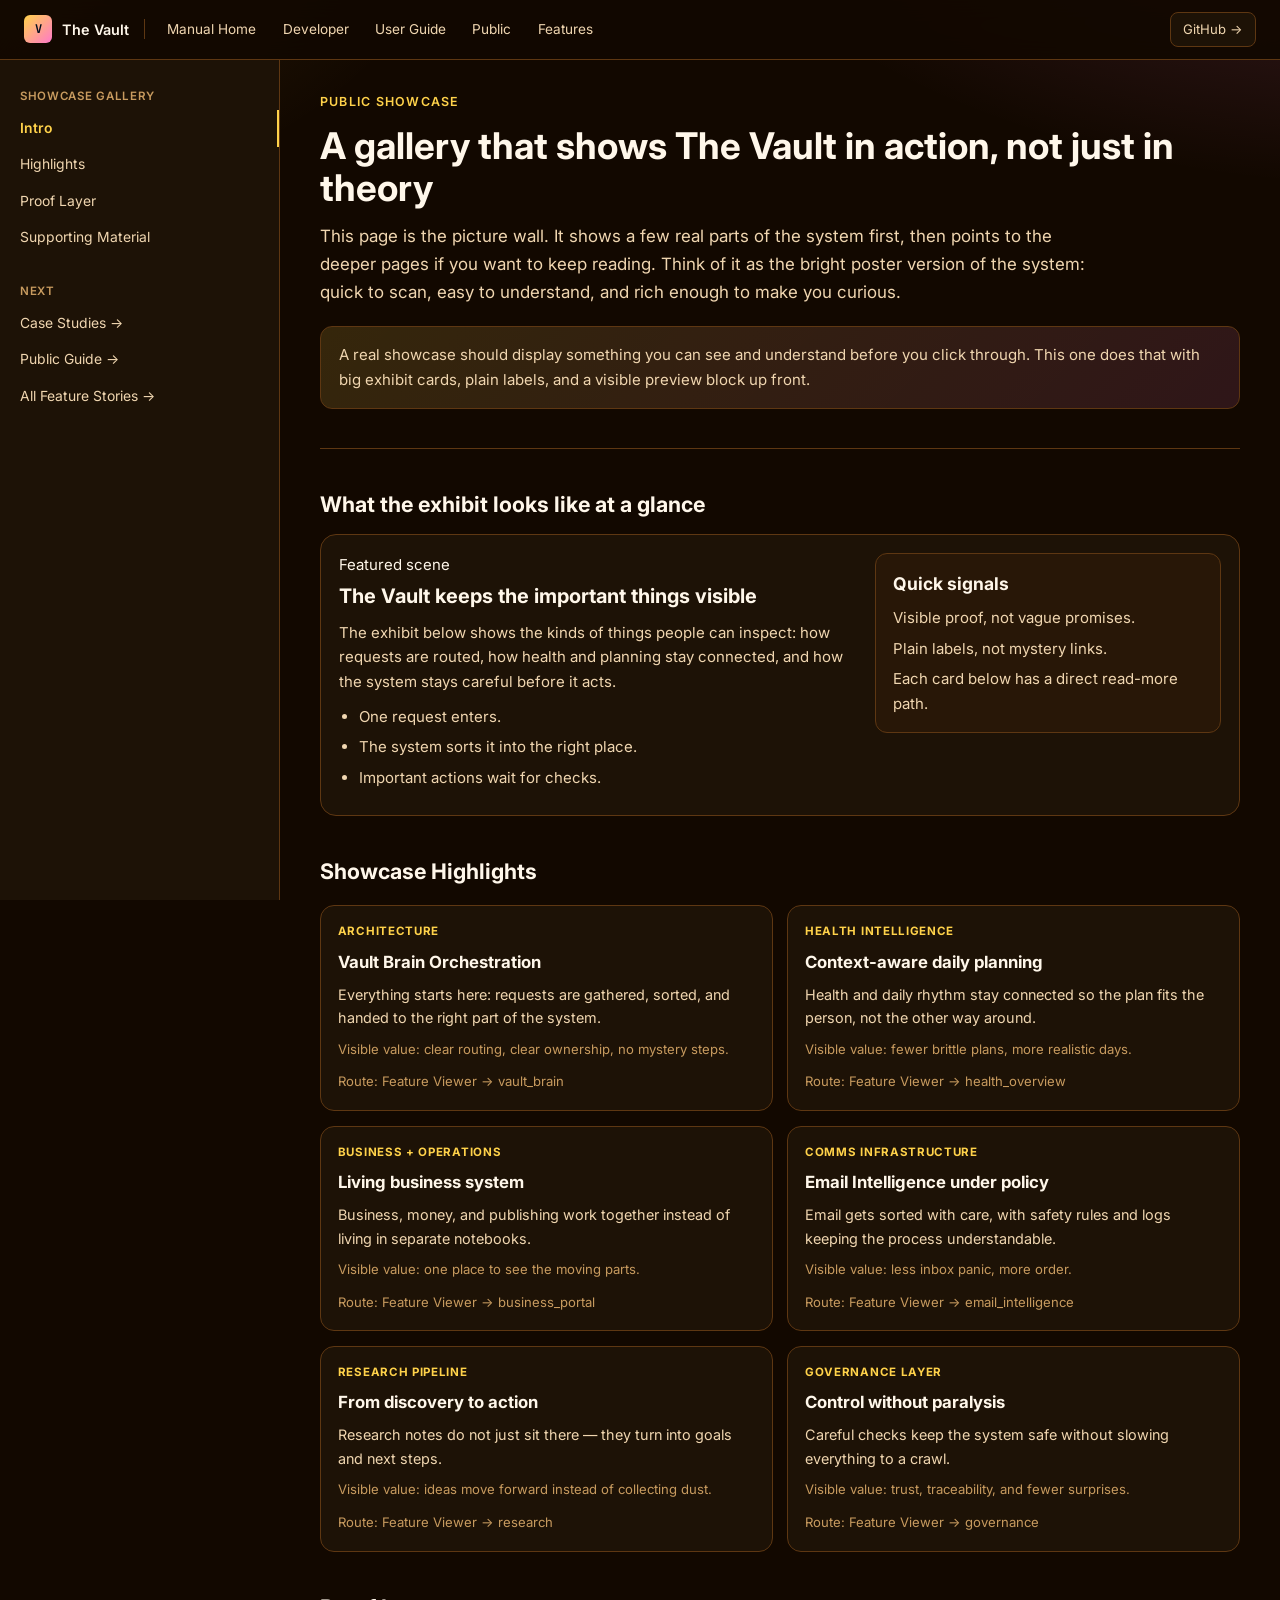
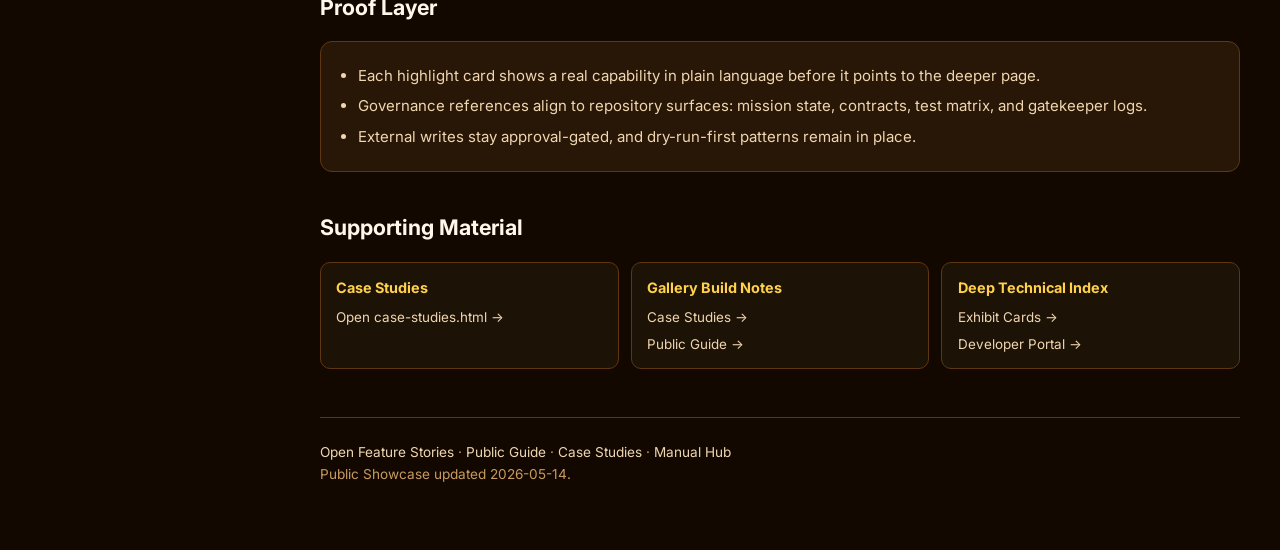
<file: the-vault-manual/public/showcase/index.html>
﻿<!DOCTYPE html>
<html lang="en">

<head>
  <meta charset="UTF-8" />
  <meta name="viewport" content="width=device-width, initial-scale=1.0" />
  <title>The Vault · Public Showcase</title>
  <link rel="preconnect" href="https://fonts.googleapis.com" />
  <link rel="preconnect" href="https://fonts.gstatic.com" crossorigin />
  <link
    href="https://fonts.googleapis.com/css2?family=Inter:wght@400;500;600;700&family=JetBrains+Mono:wght@400;500&display=swap"
    rel="stylesheet" />
  <style>
    :root {
      --bg: #120800;
      --surface: #1d1206;
      --surface-2: #281707;
      --surface-hover: #38210a;
      --border: #5e3712;
      --text: #fff7ea;
      --muted: #f0d6b0;
      --subtle: #c89b5f;
      --accent: #ffd24a;
      --accent-2: #ff79c9;
      --nav-h: 60px;
      --sidebar-w: 280px
    }

    *,
    *::before,
    *::after {
      box-sizing: border-box;
      margin: 0;
      padding: 0
    }

    html {
      scroll-behavior: smooth
    }

    body {
      background: radial-gradient(1200px 650px at 110% -10%, rgba(255, 121, 201, .24), transparent 62%), radial-gradient(1000px 600px at -12% -6%, rgba(255, 210, 74, .18), transparent 62%), var(--bg);
      color: var(--text);
      font-family: "Inter", system-ui, -apple-system, sans-serif;
      font-size: 15px;
      line-height: 1.65
    }

    .topnav {
      position: fixed;
      top: 0;
      left: 0;
      right: 0;
      height: var(--nav-h);
      z-index: 100;
      display: flex;
      align-items: center;
      justify-content: space-between;
      padding: 0 1.5rem;
      background: rgba(18, 8, 0, .92);
      backdrop-filter: blur(12px);
      border-bottom: 1px solid var(--border)
    }

    .topnav-left {
      display: flex;
      align-items: center;
      gap: .65rem
    }

    .logo-mark {
      width: 28px;
      height: 28px;
      background: linear-gradient(135deg, var(--accent), var(--accent-2));
      border-radius: 6px;
      display: flex;
      align-items: center;
      justify-content: center;
      color: #05101f;
      font-size: .75rem;
      font-weight: 700;
      font-family: "JetBrains Mono", monospace
    }

    .logo-text {
      font-size: .9rem;
      font-weight: 600
    }

    .nav-divider {
      width: 1px;
      height: 20px;
      background: var(--border);
      margin: 0 .25rem
    }

    .topnav-link {
      color: var(--muted);
      text-decoration: none;
      font-size: .85rem;
      padding: .3rem .5rem;
      border-radius: 6px;
      transition: .15s
    }

    .topnav-link:hover {
      color: var(--text);
      background: rgba(255, 210, 74, .08)
    }

    .topnav-link.active {
      color: var(--accent);
      font-weight: 600
    }

    .github-btn {
      background: var(--surface);
      border: 1px solid var(--border);
      color: var(--muted);
      text-decoration: none;
      font-size: .82rem;
      padding: .35rem .75rem;
      border-radius: 8px
    }

    .github-btn:hover {
      color: var(--text);
      border-color: var(--accent)
    }

    .sidebar {
      position: fixed;
      top: var(--nav-h);
      left: 0;
      bottom: 0;
      width: var(--sidebar-w);
      overflow-y: auto;
      background: var(--surface);
      border-right: 1px solid var(--border);
      padding: 1.45rem 0
    }

    .sidebar-group {
      margin-bottom: 1.4rem
    }

    .sidebar-group-label {
      display: block;
      padding: .25rem 1.25rem;
      font-size: .72rem;
      font-weight: 600;
      color: var(--subtle);
      text-transform: uppercase;
      letter-spacing: .06em
    }

    .sidebar-link {
      display: block;
      padding: .42rem 1.25rem;
      color: var(--muted);
      text-decoration: none;
      font-size: .87rem
    }

    .sidebar-link:hover {
      color: var(--text);
      background: var(--surface-hover)
    }

    .sidebar-link.active {
      color: var(--accent);
      font-weight: 600;
      border-right: 2px solid var(--accent)
    }

    .main-content {
      margin-left: var(--sidebar-w);
      margin-top: var(--nav-h);
      padding: 2rem 2.5rem 4rem
    }

    .content-wrap {
      max-width: 980px
    }

    .hero-eyebrow {
      font-size: .78rem;
      font-weight: 600;
      color: var(--accent);
      text-transform: uppercase;
      letter-spacing: .1em;
      margin-bottom: .75rem
    }

    h1 {
      font-size: 2.3rem;
      line-height: 1.14;
      margin-bottom: .9rem
    }

    .hero-sub {
      font-size: 1.06rem;
      color: var(--muted);
      max-width: 780px
    }

    .gallery-callout {
      margin-top: 1.2rem;
      background: linear-gradient(135deg, rgba(255, 210, 74, .15), rgba(255, 121, 201, .12));
      border: 1px solid var(--border);
      border-radius: 12px;
      padding: 1rem 1.1rem;
      color: var(--muted)
    }

    h2 {
      font-size: 1.34rem;
      margin: 2.4rem 0 .7rem
    }

    p {
      color: var(--muted);
      margin-bottom: .85rem
    }

    .section-divider {
      border: none;
      border-top: 1px solid var(--border);
      margin: 2.4rem 0
    }

    .gallery-grid {
      display: grid;
      grid-template-columns: 1fr 1fr;
      gap: .9rem;
      margin-top: 1rem
    }

    .gallery-card {
      display: block;
      background: var(--surface);
      border: 1px solid var(--border);
      border-radius: 14px;
      padding: 1rem 1.05rem;
      text-decoration: none;
      transition: .16s
    }

    .gallery-card:hover {
      transform: translateY(-2px);
      border-color: var(--accent)
    }

    .gallery-card .kicker {
      font-size: .72rem;
      font-weight: 700;
      color: var(--accent);
      text-transform: uppercase;
      letter-spacing: .06em;
      display: block;
      margin-bottom: .45rem
    }

    .gallery-card h3 {
      font-size: 1.05rem;
      color: var(--text);
      margin: 0 0 .4rem
    }

    .gallery-card p {
      font-size: .9rem;
      color: var(--muted);
      margin: 0 0 .55rem
    }

    .gallery-card .meta {
      font-size: .82rem;
      color: var(--subtle)
    }

    .proof-block {
      background: var(--surface-2);
      border: 1px solid var(--border);
      border-radius: 12px;
      padding: 1rem 1.1rem;
      margin-top: 1rem
    }

    .proof-list {
      padding-left: 1.2rem;
      color: var(--muted)
    }

    .proof-list li {
      margin: .35rem 0
    }

    .resource-grid {
      display: grid;
      grid-template-columns: 1fr 1fr 1fr;
      gap: .75rem;
      margin-top: 1rem
    }

    .resource-card {
      background: var(--surface);
      border: 1px solid var(--border);
      border-radius: 10px;
      padding: .85rem .95rem
    }

    .resource-card h3 {
      font-size: .9rem;
      margin-bottom: .35rem;
      color: var(--accent)
    }

    .resource-card a {
      color: var(--muted);
      text-decoration: none;
      font-size: .84rem;
      display: block;
      margin-top: .3rem
    }

    .resource-card a:hover {
      color: var(--text);
      text-decoration: underline
    }

    footer {
      margin-top: 3rem;
      border-top: 1px solid var(--border);
      padding-top: 1.4rem;
      color: var(--subtle);
      font-size: .85rem
    }

    footer a {
      color: var(--muted);
      text-decoration: none
    }

    footer a:hover {
      text-decoration: underline
    }

    @media(max-width:980px) {
      .sidebar {
        display: none
      }

      .main-content {
        margin-left: 0;
        padding: 1.4rem 1.2rem 3rem
      }

      .gallery-grid {
        grid-template-columns: 1fr
      }

      .resource-grid {
        grid-template-columns: 1fr
      }
    }
  </style>
</head>

<body>
  <nav class="topnav" aria-label="Manual navigation">
    <div class="topnav-left">
      <div class="logo-mark">V</div>
      <span class="logo-text">The Vault</span>
      <div class="nav-divider"></div>
      <a href="../../index.html" class="topnav-link">Manual Home</a>
      <a href="../../developer/index.html" class="topnav-link">Developer</a>
      <a href="../../user/index.html" class="topnav-link">User Guide</a>
      <a href="../index.html" class="topnav-link">Public</a>
      <a href="../../feature-pages/feature-viewer.html" class="topnav-link">Features</a>
    </div>
    <a href="https://github.com/FerretFatale/KAOS" class="github-btn" target="_blank" rel="noopener noreferrer">GitHub
      →</a>
  </nav>

  <aside class="sidebar" aria-label="Section navigation">
    <div class="sidebar-group">
      <div class="sidebar-group-label">Showcase Gallery</div>
      <a href="#hero" class="sidebar-link active">Intro</a>
      <a href="#highlights" class="sidebar-link">Highlights</a>
      <a href="#proof" class="sidebar-link">Proof Layer</a>
      <a href="#resources" class="sidebar-link">Supporting Material</a>
    </div>
    <div class="sidebar-group">
      <div class="sidebar-group-label">Next</div>
      <a href="case-studies.html" class="sidebar-link">Case Studies →</a>
      <a href="../index.html" class="sidebar-link">Public Guide →</a>
      <a href="case-studies.html" class="sidebar-link">All Feature Stories →</a>
    </div>
  </aside>

  <main class="main-content">
    <div class="content-wrap">
      <section id="hero">
        <p class="hero-eyebrow">Public Showcase</p>
        <h1>A gallery that shows The Vault in action, not just in theory</h1>
        <p class="hero-sub">This page is the picture wall. It shows a few real parts of the system first, then points to
          the deeper pages if you want to keep reading. Think of it as the bright poster version of the system: quick
          to scan, easy to understand, and rich enough to make you curious.</p>
        <div class="gallery-callout">A real showcase should display something you can see and understand before you
          click
          through. This one does that with big exhibit cards, plain labels, and a visible preview block up front.</div>
      </section>

      <hr class="section-divider" />

      <section id="display">
        <h2>What the exhibit looks like at a glance</h2>
        <div class="feature-block"
          style="background:var(--surface);border:1px solid var(--border);border-radius:16px;padding:1.15rem;display:grid;grid-template-columns:1.2fr .8fr;gap:1rem;align-items:start;">
          <div>
            <span class="kicker">Featured scene</span>
            <h3 style="font-size:1.25rem;margin:.15rem 0 .45rem;color:var(--text);">The Vault keeps the important things
              visible</h3>
            <p style="margin-bottom:.65rem;">The exhibit below shows the kinds of things people can inspect: how
              requests are routed, how health and planning stay connected, and how the system stays careful before it
              acts.</p>
            <ul class="proof-list" style="margin-bottom:0;">
              <li>One request enters.</li>
              <li>The system sorts it into the right place.</li>
              <li>Important actions wait for checks.</li>
            </ul>
          </div>
          <div class="proof-block" style="margin-top:0;">
            <h3 style="margin-bottom:.45rem;">Quick signals</h3>
            <p style="margin-bottom:.35rem;">Visible proof, not vague promises.</p>
            <p style="margin-bottom:.35rem;">Plain labels, not mystery links.</p>
            <p style="margin-bottom:0;">Each card below has a direct read-more path.</p>
          </div>
        </div>
      </section>

      <section id="highlights">
        <h2>Showcase Highlights</h2>
        <div class="gallery-grid">
          <a class="gallery-card" href="case-studies.html#studies">
            <span class="kicker">Architecture</span>
            <h3>Vault Brain Orchestration</h3>
            <p>Everything starts here: requests are gathered, sorted, and handed to the right part of the system.</p>
            <p class="meta">Visible value: clear routing, clear ownership, no mystery steps.</p>
            <span class="meta">Route: Feature Viewer → vault_brain</span>
          </a>

          <a class="gallery-card" href="case-studies.html#studies">
            <span class="kicker">Health Intelligence</span>
            <h3>Context-aware daily planning</h3>
            <p>Health and daily rhythm stay connected so the plan fits the person, not the other way around.</p>
            <p class="meta">Visible value: fewer brittle plans, more realistic days.</p>
            <span class="meta">Route: Feature Viewer → health_overview</span>
          </a>

          <a class="gallery-card" href="case-studies.html#studies">
            <span class="kicker">Business + Operations</span>
            <h3>Living business system</h3>
            <p>Business, money, and publishing work together instead of living in separate notebooks.</p>
            <p class="meta">Visible value: one place to see the moving parts.</p>
            <span class="meta">Route: Feature Viewer → business_portal</span>
          </a>

          <a class="gallery-card" href="case-studies.html#studies">
            <span class="kicker">Comms Infrastructure</span>
            <h3>Email Intelligence under policy</h3>
            <p>Email gets sorted with care, with safety rules and logs keeping the process understandable.</p>
            <p class="meta">Visible value: less inbox panic, more order.</p>
            <span class="meta">Route: Feature Viewer → email_intelligence</span>
          </a>

          <a class="gallery-card" href="case-studies.html#studies">
            <span class="kicker">Research Pipeline</span>
            <h3>From discovery to action</h3>
            <p>Research notes do not just sit there — they turn into goals and next steps.</p>
            <p class="meta">Visible value: ideas move forward instead of collecting dust.</p>
            <span class="meta">Route: Feature Viewer → research</span>
          </a>

          <a class="gallery-card" href="case-studies.html#studies">
            <span class="kicker">Governance Layer</span>
            <h3>Control without paralysis</h3>
            <p>Careful checks keep the system safe without slowing everything to a crawl.</p>
            <p class="meta">Visible value: trust, traceability, and fewer surprises.</p>
            <span class="meta">Route: Feature Viewer → governance</span>
          </a>
        </div>
      </section>

      <section id="proof">
        <h2>Proof Layer</h2>
        <div class="proof-block">
          <ul class="proof-list">
            <li>Each highlight card shows a real capability in plain language before it points to the deeper page.</li>
            <li>Governance references align to repository surfaces: mission state, contracts, test matrix, and
              gatekeeper logs.</li>
            <li>External writes stay approval-gated, and dry-run-first patterns remain in place.</li>
          </ul>
        </div>
      </section>

      <section id="resources">
        <h2>Supporting Material</h2>
        <div class="resource-grid">
          <article class="resource-card">
            <h3>Case Studies</h3>
            <a href="case-studies.html">Open case-studies.html →</a>
          </article>
          <article class="resource-card">
            <h3>Gallery Build Notes</h3>
            <a href="case-studies.html">Case Studies →</a>
            <a href="../index.html">Public Guide →</a>
          </article>
          <article class="resource-card">
            <h3>Deep Technical Index</h3>
            <a href="case-studies.html#studies">Exhibit Cards →</a>
            <a href="../../developer/index.html">Developer Portal →</a>
          </article>
        </div>
      </section>

      <footer>
        <a href="case-studies.html">Open Feature Stories</a> ·
        <a href="../index.html">Public Guide</a> ·
        <a href="case-studies.html">Case Studies</a> ·
        <a href="../../index.html">Manual Hub</a>
        <br />Public Showcase updated 2026-05-14.
      </footer>
    </div>
  </main>
</body>

</html>
</file>
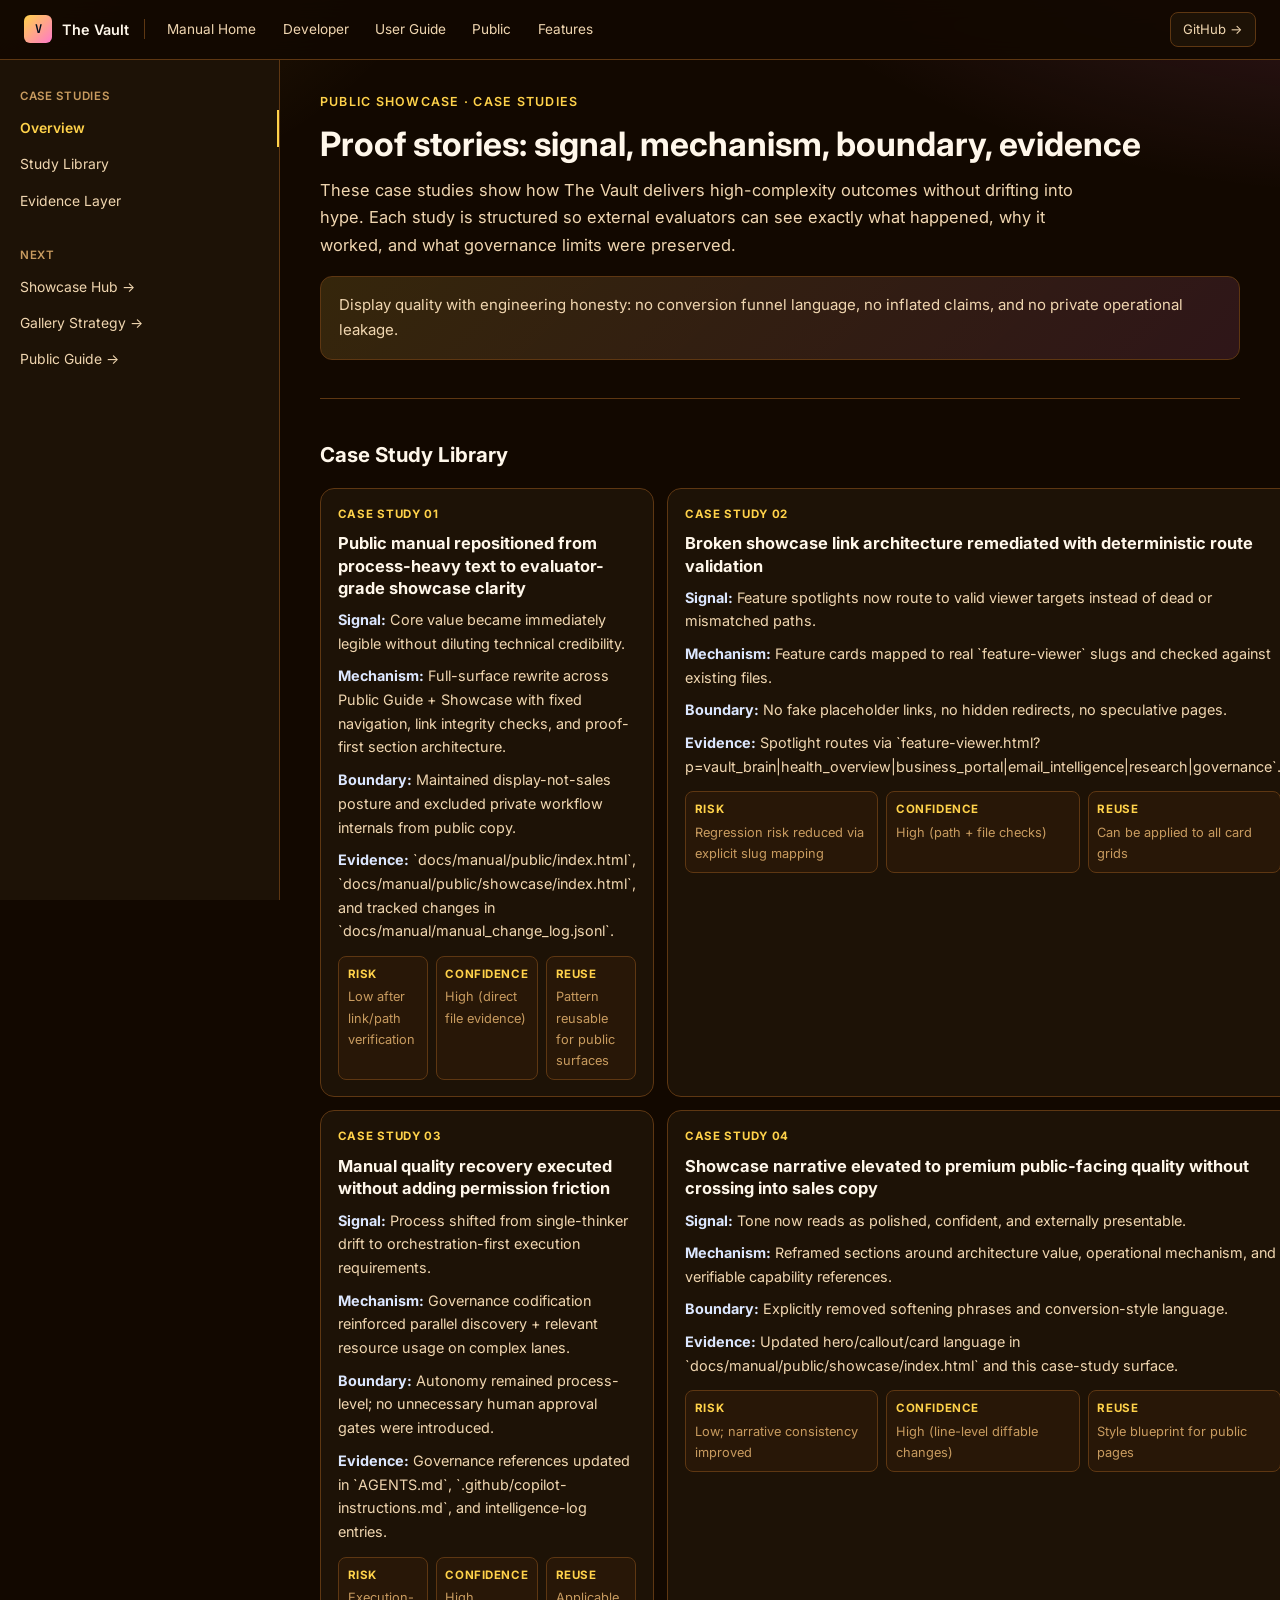
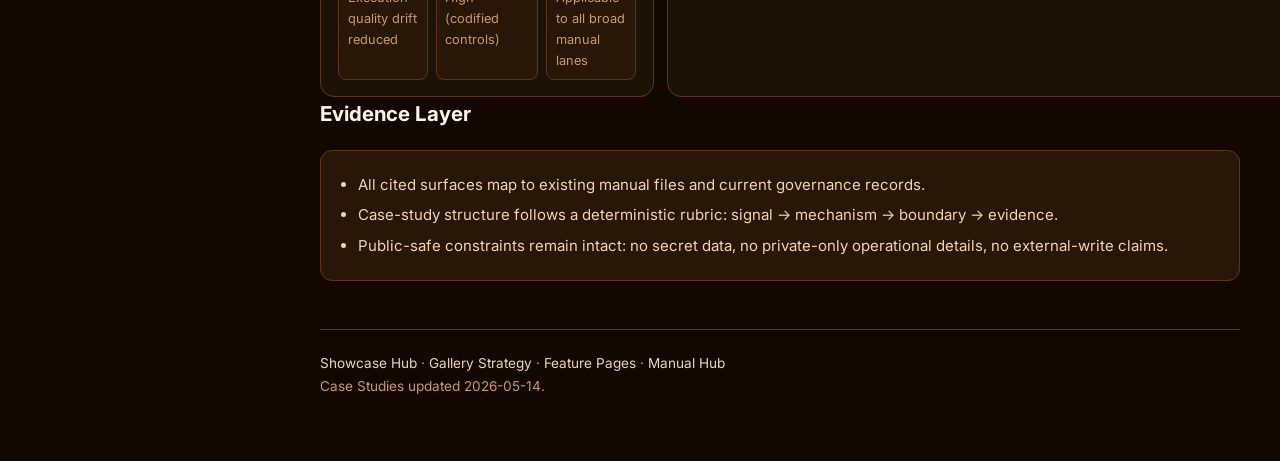
<file: the-vault-manual/public/showcase/case-studies.html>
<!DOCTYPE html>
<html lang="en">

<head>
    <meta charset="UTF-8" />
    <meta name="viewport" content="width=device-width, initial-scale=1.0" />
    <title>The Vault · Showcase Case Studies</title>
    <link rel="preconnect" href="https://fonts.googleapis.com" />
    <link rel="preconnect" href="https://fonts.gstatic.com" crossorigin />
    <link
        href="https://fonts.googleapis.com/css2?family=Inter:wght@400;500;600;700&family=JetBrains+Mono:wght@400;500&display=swap"
        rel="stylesheet" />
    <style>
        :root {
            --bg: #120800;
            --surface: #1d1206;
            --surface-2: #281707;
            --surface-hover: #38210a;
            --border: #5e3712;
            --text: #fff7ea;
            --muted: #f0d6b0;
            --subtle: #c89b5f;
            --accent: #ffd24a;
            --accent-2: #ff79c9;
            --nav-h: 60px;
            --sidebar-w: 280px
        }

        *,
        *::before,
        *::after {
            box-sizing: border-box;
            margin: 0;
            padding: 0
        }

        html {
            scroll-behavior: smooth
        }

        body {
            background: radial-gradient(1200px 650px at 110% -10%, rgba(255, 121, 201, .24), transparent 62%), radial-gradient(1000px 600px at -12% -6%, rgba(255, 210, 74, .18), transparent 62%), var(--bg);
            color: var(--text);
            font-family: "Inter", system-ui, -apple-system, sans-serif;
            font-size: 15px;
            line-height: 1.65
        }

        .topnav {
            position: fixed;
            top: 0;
            left: 0;
            right: 0;
            height: var(--nav-h);
            z-index: 100;
            display: flex;
            align-items: center;
            justify-content: space-between;
            padding: 0 1.5rem;
            background: rgba(18, 8, 0, .92);
            backdrop-filter: blur(12px);
            border-bottom: 1px solid var(--border)
        }

        .topnav-left {
            display: flex;
            align-items: center;
            gap: .65rem
        }

        .logo-mark {
            width: 28px;
            height: 28px;
            background: linear-gradient(135deg, var(--accent), var(--accent-2));
            border-radius: 6px;
            display: flex;
            align-items: center;
            justify-content: center;
            color: #05101f;
            font-size: .75rem;
            font-weight: 700;
            font-family: "JetBrains Mono", monospace
        }

        .logo-text {
            font-size: .9rem;
            font-weight: 600
        }

        .nav-divider {
            width: 1px;
            height: 20px;
            background: var(--border);
            margin: 0 .25rem
        }

        .topnav-link {
            color: var(--muted);
            text-decoration: none;
            font-size: .85rem;
            padding: .3rem .5rem;
            border-radius: 6px;
            transition: .15s
        }

        .topnav-link:hover {
            color: var(--text);
            background: rgba(255, 210, 74, .08)
        }

        .topnav-link.active {
            color: var(--accent);
            font-weight: 600
        }

        .github-btn {
            background: var(--surface);
            border: 1px solid var(--border);
            color: var(--muted);
            text-decoration: none;
            font-size: .82rem;
            padding: .35rem .75rem;
            border-radius: 8px
        }

        .github-btn:hover {
            color: var(--text);
            border-color: var(--accent)
        }

        .sidebar {
            position: fixed;
            top: var(--nav-h);
            left: 0;
            bottom: 0;
            width: var(--sidebar-w);
            overflow-y: auto;
            background: var(--surface);
            border-right: 1px solid var(--border);
            padding: 1.45rem 0
        }

        .sidebar-group {
            margin-bottom: 1.4rem
        }

        .sidebar-group-label {
            display: block;
            padding: .25rem 1.25rem;
            font-size: .72rem;
            font-weight: 600;
            color: var(--subtle);
            text-transform: uppercase;
            letter-spacing: .06em
        }

        .sidebar-link {
            display: block;
            padding: .42rem 1.25rem;
            color: var(--muted);
            text-decoration: none;
            font-size: .87rem
        }

        .sidebar-link:hover {
            color: var(--text);
            background: var(--surface-hover)
        }

        .sidebar-link.active {
            color: var(--accent);
            font-weight: 600;
            border-right: 2px solid var(--accent)
        }

        .main-content {
            margin-left: var(--sidebar-w);
            margin-top: var(--nav-h);
            padding: 2rem 2.5rem 4rem
        }

        .content-wrap {
            max-width: 980px
        }

        .hero-eyebrow {
            font-size: .78rem;
            font-weight: 600;
            color: var(--accent);
            text-transform: uppercase;
            letter-spacing: .1em;
            margin-bottom: .75rem
        }

        h1 {
            font-size: 2.1rem;
            line-height: 1.14;
            margin-bottom: .9rem
        }

        .hero-sub {
            font-size: 1.03rem;
            color: var(--muted);
            max-width: 780px
        }

        .context-callout {
            margin-top: 1.1rem;
            background: linear-gradient(135deg, rgba(255, 210, 74, .15), rgba(255, 121, 201, .12));
            border: 1px solid var(--border);
            border-radius: 12px;
            padding: 1rem 1.1rem;
            color: var(--muted)
        }

        .section-divider {
            border: none;
            border-top: 1px solid var(--border);
            margin: 2.4rem 0
        }

        h2 {
            font-size: 1.28rem;
            margin: 0 0 .7rem
        }

        .case-grid {
            display: grid;
            grid-template-columns: 1fr 1fr;
            gap: .85rem;
            margin-top: 1rem
        }

        .case-card {
            background: var(--surface);
            border: 1px solid var(--border);
            border-radius: 14px;
            padding: 1rem 1.05rem;
            display: flex;
            flex-direction: column;
            gap: .55rem
        }

        .case-card:hover {
            border-color: var(--accent)
        }

        .case-kicker {
            font-size: .72rem;
            font-weight: 700;
            color: var(--accent);
            text-transform: uppercase;
            letter-spacing: .06em
        }

        .case-title {
            font-size: 1.03rem;
            color: var(--text);
            line-height: 1.35
        }

        .case-line {
            font-size: .9rem;
            color: var(--muted)
        }

        .case-line strong {
            color: #dce7ff
        }

        .signal-row {
            display: grid;
            grid-template-columns: repeat(3, 1fr);
            gap: .5rem;
            margin-top: .25rem
        }

        .signal-chip {
            background: var(--surface-2);
            border: 1px solid var(--border);
            border-radius: 8px;
            padding: .5rem .55rem;
            font-size: .8rem;
            color: var(--subtle)
        }

        .signal-chip strong {
            display: block;
            color: var(--accent);
            font-size: .72rem;
            text-transform: uppercase;
            letter-spacing: .05em;
            margin-bottom: .15rem
        }

        .proof-block {
            background: var(--surface-2);
            border: 1px solid var(--border);
            border-radius: 12px;
            padding: 1rem 1.1rem;
            margin-top: 1.2rem
        }

        .proof-list {
            padding-left: 1.2rem;
            color: var(--muted)
        }

        .proof-list li {
            margin: .35rem 0
        }

        footer {
            margin-top: 3rem;
            border-top: 1px solid var(--border);
            padding-top: 1.4rem;
            color: var(--subtle);
            font-size: .85rem
        }

        footer a {
            color: var(--muted);
            text-decoration: none
        }

        footer a:hover {
            text-decoration: underline
        }

        @media(max-width:980px) {
            .sidebar {
                display: none
            }

            .main-content {
                margin-left: 0;
                padding: 1.4rem 1.2rem 3rem
            }

            .case-grid {
                grid-template-columns: 1fr
            }

            .signal-row {
                grid-template-columns: 1fr
            }
        }
    </style>
</head>

<body>
    <nav class="topnav" aria-label="Manual navigation">
        <div class="topnav-left">
            <div class="logo-mark">V</div>
            <span class="logo-text">The Vault</span>
            <div class="nav-divider"></div>
            <a href="../../index.html" class="topnav-link">Manual Home</a>
            <a href="../../developer/index.html" class="topnav-link">Developer</a>
            <a href="../../user/index.html" class="topnav-link">User Guide</a>
            <a href="../index.html" class="topnav-link">Public</a>
            <a href="../../feature-pages/feature-viewer.html" class="topnav-link">Features</a>
        </div>
        <a href="https://github.com/FerretFatale/KAOS" class="github-btn" target="_blank"
            rel="noopener noreferrer">GitHub →</a>
    </nav>

    <aside class="sidebar" aria-label="Case study navigation">
        <div class="sidebar-group">
            <div class="sidebar-group-label">Case Studies</div>
            <a href="#overview" class="sidebar-link active">Overview</a>
            <a href="#studies" class="sidebar-link">Study Library</a>
            <a href="#evidence" class="sidebar-link">Evidence Layer</a>
        </div>
        <div class="sidebar-group">
            <div class="sidebar-group-label">Next</div>
            <a href="index.html" class="sidebar-link">Showcase Hub →</a>
            <a href="gallery-strategy.html" class="sidebar-link">Gallery Strategy →</a>
            <a href="../index.html" class="sidebar-link">Public Guide →</a>
        </div>
    </aside>

    <main class="main-content">
        <div class="content-wrap">
            <section id="overview">
                <p class="hero-eyebrow">Public Showcase · Case Studies</p>
                <h1>Proof stories: signal, mechanism, boundary, evidence</h1>
                <p class="hero-sub">These case studies show how The Vault delivers high-complexity outcomes without
                    drifting into hype. Each study is structured so external evaluators can see exactly what happened,
                    why it worked, and what governance limits were preserved.</p>
                <div class="context-callout">Display quality with engineering honesty: no conversion funnel language, no
                    inflated claims, and no private operational leakage.</div>
            </section>

            <hr class="section-divider" />

            <section id="studies">
                <h2>Case Study Library</h2>
                <div class="case-grid">
                    <article class="case-card">
                        <span class="case-kicker">Case Study 01</span>
                        <h3 class="case-title">Public manual repositioned from process-heavy text to evaluator-grade
                            showcase clarity</h3>
                        <p class="case-line"><strong>Signal:</strong> Core value became immediately legible without
                            diluting technical credibility.</p>
                        <p class="case-line"><strong>Mechanism:</strong> Full-surface rewrite across Public Guide +
                            Showcase with fixed navigation, link integrity checks, and proof-first section architecture.
                        </p>
                        <p class="case-line"><strong>Boundary:</strong> Maintained display-not-sales posture and
                            excluded private workflow internals from public copy.</p>
                        <p class="case-line"><strong>Evidence:</strong> `docs/manual/public/index.html`,
                            `docs/manual/public/showcase/index.html`, and tracked changes in
                            `docs/manual/manual_change_log.jsonl`.</p>
                        <div class="signal-row">
                            <div class="signal-chip"><strong>Risk</strong>Low after link/path verification</div>
                            <div class="signal-chip"><strong>Confidence</strong>High (direct file evidence)</div>
                            <div class="signal-chip"><strong>Reuse</strong>Pattern reusable for public surfaces
                            </div>
                        </div>
                    </article>

                    <article class="case-card">
                        <span class="case-kicker">Case Study 02</span>
                        <h3 class="case-title">Broken showcase link architecture remediated with deterministic route
                            validation</h3>
                        <p class="case-line"><strong>Signal:</strong> Feature spotlights now route to valid viewer
                            targets instead of dead or mismatched paths.</p>
                        <p class="case-line"><strong>Mechanism:</strong> Feature cards mapped to real `feature-viewer`
                            slugs and checked against existing files.</p>
                        <p class="case-line"><strong>Boundary:</strong> No fake placeholder links, no hidden redirects,
                            no speculative pages.</p>
                        <p class="case-line"><strong>Evidence:</strong> Spotlight routes via
                            `feature-viewer.html?p=vault_brain|health_overview|business_portal|email_intelligence|research|governance`.
                        </p>
                        <div class="signal-row">
                            <div class="signal-chip"><strong>Risk</strong>Regression risk reduced via explicit slug
                                mapping</div>
                            <div class="signal-chip"><strong>Confidence</strong>High (path + file checks)</div>
                            <div class="signal-chip"><strong>Reuse</strong>Can be applied to all card grids</div>
                        </div>
                    </article>

                    <article class="case-card">
                        <span class="case-kicker">Case Study 03</span>
                        <h3 class="case-title">Manual quality recovery executed without adding permission friction</h3>
                        <p class="case-line"><strong>Signal:</strong> Process shifted from single-thinker drift to
                            orchestration-first execution requirements.</p>
                        <p class="case-line"><strong>Mechanism:</strong> Governance codification reinforced parallel
                            discovery + relevant resource usage on complex lanes.</p>
                        <p class="case-line"><strong>Boundary:</strong> Autonomy remained process-level; no unnecessary
                            human approval gates were introduced.</p>
                        <p class="case-line"><strong>Evidence:</strong> Governance references updated in `AGENTS.md`,
                            `.github/copilot-instructions.md`, and intelligence-log entries.</p>
                        <div class="signal-row">
                            <div class="signal-chip"><strong>Risk</strong>Execution-quality drift reduced</div>
                            <div class="signal-chip"><strong>Confidence</strong>High (codified controls)</div>
                            <div class="signal-chip"><strong>Reuse</strong>Applicable to all broad manual lanes</div>
                        </div>
                    </article>

                    <article class="case-card">
                        <span class="case-kicker">Case Study 04</span>
                        <h3 class="case-title">Showcase narrative elevated to premium public-facing quality without
                            crossing into sales copy</h3>
                        <p class="case-line"><strong>Signal:</strong> Tone now reads as polished, confident, and
                            externally presentable.</p>
                        <p class="case-line"><strong>Mechanism:</strong> Reframed sections around architecture value,
                            operational mechanism, and verifiable capability references.</p>
                        <p class="case-line"><strong>Boundary:</strong> Explicitly removed softening phrases and
                            conversion-style language.</p>
                        <p class="case-line"><strong>Evidence:</strong> Updated hero/callout/card language in
                            `docs/manual/public/showcase/index.html` and this case-study surface.</p>
                        <div class="signal-row">
                            <div class="signal-chip"><strong>Risk</strong>Low; narrative consistency improved</div>
                            <div class="signal-chip"><strong>Confidence</strong>High (line-level diffable changes)</div>
                            <div class="signal-chip"><strong>Reuse</strong>Style blueprint for public pages</div>
                        </div>
                    </article>
                </div>
            </section>

            <section id="evidence">
                <h2>Evidence Layer</h2>
                <div class="proof-block">
                    <ul class="proof-list">
                        <li>All cited surfaces map to existing manual files and current governance records.</li>
                        <li>Case-study structure follows a deterministic rubric: signal → mechanism → boundary →
                            evidence.</li>
                        <li>Public-safe constraints remain intact: no secret data, no private-only operational details,
                            no external-write claims.</li>
                    </ul>
                </div>
            </section>

            <footer>
                <a href="index.html">Showcase Hub</a> ·
                <a href="gallery-strategy.html">Gallery Strategy</a> ·
                <a href="../../feature-pages/feature-viewer.html">Feature Pages</a> ·
                <a href="../../index.html">Manual Hub</a>
                <br />Case Studies updated 2026-05-14.
            </footer>
        </div>
    </main>
</body>

</html>
</file>
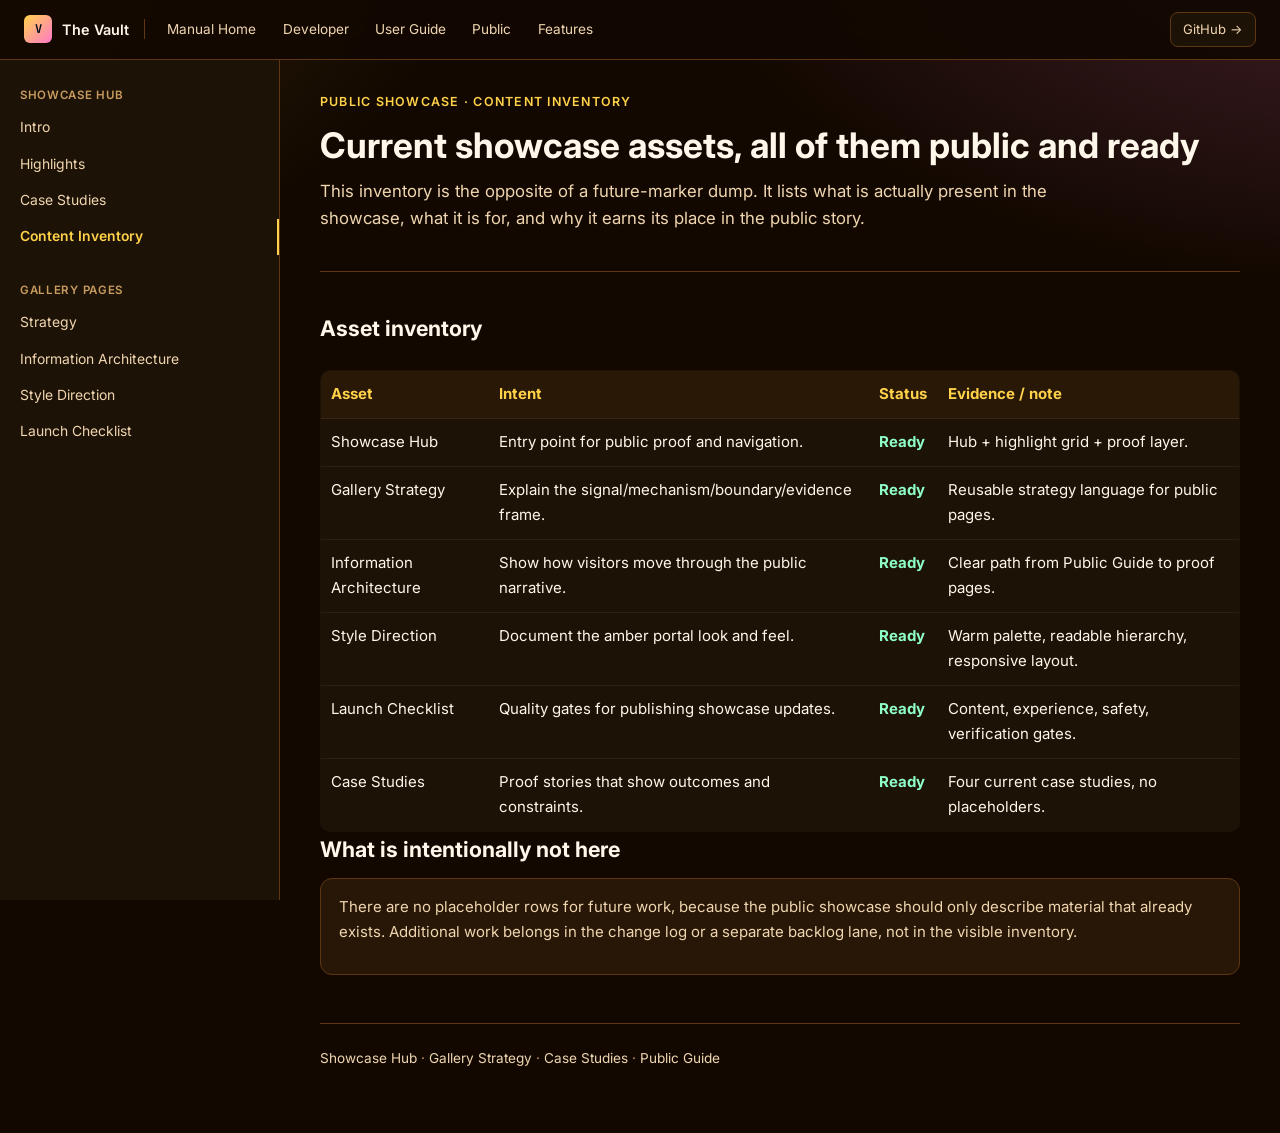
<file: the-vault-manual/public/showcase/gallery-content-inventory.html>
<!DOCTYPE html>
<html lang="en">

<head>
    <meta charset="UTF-8" />
    <meta name="viewport" content="width=device-width, initial-scale=1.0" />
    <title>Content Inventory — The Vault</title>
    <link rel="preconnect" href="https://fonts.googleapis.com" />
    <link rel="preconnect" href="https://fonts.gstatic.com" crossorigin />
    <link
        href="https://fonts.googleapis.com/css2?family=Inter:wght@400;500;600;700&family=JetBrains+Mono:wght@400;500&display=swap"
        rel="stylesheet" />
    <style>
        :root {
            --bg: #120800;
            --surface: #1d1206;
            --surface-2: #281707;
            --surface-hover: #38210a;
            --border: #5e3712;
            --text: #fff7ea;
            --muted: #f0d6b0;
            --subtle: #c89b5f;
            --accent: #ffd24a;
            --accent-2: #ff79c9;
            --nav-h: 60px;
            --sidebar-w: 280px
        }

        *,
        *::before,
        *::after {
            box-sizing: border-box;
            margin: 0;
            padding: 0
        }

        body {
            background: radial-gradient(1200px 650px at 110% -10%, rgba(255, 121, 201, .24), transparent 62%), radial-gradient(1000px 600px at -12% -6%, rgba(255, 210, 74, .18), transparent 62%), var(--bg);
            color: var(--text);
            font-family: "Inter", system-ui, -apple-system, sans-serif;
            font-size: 15px;
            line-height: 1.65
        }

        .topnav {
            position: fixed;
            top: 0;
            left: 0;
            right: 0;
            height: var(--nav-h);
            z-index: 100;
            display: flex;
            align-items: center;
            justify-content: space-between;
            padding: 0 1.5rem;
            background: rgba(18, 8, 0, .92);
            backdrop-filter: blur(12px);
            border-bottom: 1px solid var(--border)
        }

        .topnav-left {
            display: flex;
            align-items: center;
            gap: .65rem
        }

        .logo-mark {
            width: 28px;
            height: 28px;
            background: linear-gradient(135deg, var(--accent), var(--accent-2));
            border-radius: 6px;
            display: flex;
            align-items: center;
            justify-content: center;
            color: #05101f;
            font-size: .75rem;
            font-weight: 700;
            font-family: "JetBrains Mono", monospace
        }

        .logo-text {
            font-size: .9rem;
            font-weight: 600
        }

        .nav-divider {
            width: 1px;
            height: 20px;
            background: var(--border);
            margin: 0 .25rem
        }

        .topnav-link {
            color: var(--muted);
            text-decoration: none;
            font-size: .85rem;
            padding: .3rem .5rem;
            border-radius: 6px
        }

        .topnav-link:hover {
            color: var(--text);
            background: rgba(255, 210, 74, .08)
        }

        .topnav-link.active {
            color: var(--accent);
            font-weight: 600
        }

        .github-btn {
            background: var(--surface);
            border: 1px solid var(--border);
            color: var(--muted);
            text-decoration: none;
            font-size: .82rem;
            padding: .35rem .75rem;
            border-radius: 8px
        }

        .github-btn:hover {
            color: var(--text);
            border-color: var(--accent)
        }

        .sidebar {
            position: fixed;
            top: var(--nav-h);
            left: 0;
            bottom: 0;
            width: var(--sidebar-w);
            overflow-y: auto;
            background: var(--surface);
            border-right: 1px solid var(--border);
            padding: 1.4rem 0
        }

        .sidebar-group {
            margin-bottom: 1.4rem
        }

        .sidebar-group-label {
            display: block;
            padding: .25rem 1.25rem;
            font-size: .72rem;
            font-weight: 600;
            color: var(--subtle);
            text-transform: uppercase;
            letter-spacing: .06em
        }

        .sidebar-link {
            display: block;
            padding: .42rem 1.25rem;
            color: var(--muted);
            text-decoration: none;
            font-size: .87rem
        }

        .sidebar-link:hover {
            color: var(--text);
            background: var(--surface-hover)
        }

        .sidebar-link.active {
            color: var(--accent);
            font-weight: 600;
            border-right: 2px solid var(--accent)
        }

        .main-content {
            margin-left: var(--sidebar-w);
            margin-top: var(--nav-h);
            padding: 2rem 2.5rem 4rem
        }

        .content-wrap {
            max-width: 980px
        }

        .hero-eyebrow {
            font-size: .78rem;
            font-weight: 600;
            color: var(--accent);
            text-transform: uppercase;
            letter-spacing: .1em;
            margin-bottom: .75rem
        }

        h1 {
            font-size: 2.2rem;
            line-height: 1.14;
            margin-bottom: .8rem
        }

        .hero-sub {
            font-size: 1.05rem;
            color: var(--muted);
            max-width: 780px
        }

        .section-divider {
            border: none;
            border-top: 1px solid var(--border);
            margin: 2.4rem 0
        }

        h2 {
            font-size: 1.34rem;
            margin: 0 0 .7rem
        }

        p {
            color: var(--muted);
            margin-bottom: .85rem
        }

        .box {
            background: var(--surface-2);
            border: 1px solid var(--border);
            border-radius: 12px;
            padding: 1rem 1.1rem
        }

        .table-wrap {
            overflow-x: auto
        }

        .table {
            width: 100%;
            border-collapse: collapse;
            margin-top: .8rem;
            background: var(--surface);
            border: 1px solid var(--border);
            border-radius: 10px;
            overflow: hidden
        }

        .table th,
        .table td {
            text-align: left;
            padding: .7rem .65rem;
            border-bottom: 1px solid rgba(255, 255, 255, .06);
            vertical-align: top
        }

        .table th {
            background: #2a1807;
            color: var(--accent)
        }

        .ready {
            color: #8effc6;
            font-weight: 700
        }

        .note {
            color: var(--muted)
        }

        footer {
            margin-top: 3rem;
            border-top: 1px solid var(--border);
            padding-top: 1.4rem;
            color: var(--subtle);
            font-size: .85rem
        }

        footer a {
            color: var(--muted);
            text-decoration: none
        }

        footer a:hover {
            text-decoration: underline
        }

        @media(max-width:980px) {
            .sidebar {
                display: none
            }

            .main-content {
                margin-left: 0;
                padding: 1.4rem 1.2rem 3rem
            }
        }
    </style>
</head>

<body>
    <nav class="topnav" aria-label="Manual navigation">
        <div class="topnav-left">
            <div class="logo-mark">V</div><span class="logo-text">The Vault</span>
            <div class="nav-divider"></div><a href="../../index.html" class="topnav-link">Manual Home</a><a
                href="../../developer/index.html" class="topnav-link">Developer</a><a href="../../user/index.html"
                class="topnav-link">User Guide</a><a href="../index.html" class="topnav-link">Public</a><a
                href="../../feature-pages/feature-viewer.html" class="topnav-link">Features</a>
        </div><a href="https://github.com/FerretFatale/KAOS" class="github-btn" target="_blank"
            rel="noopener noreferrer">GitHub →</a>
    </nav>
    <aside class="sidebar" aria-label="Showcase navigation">
        <div class="sidebar-group">
            <div class="sidebar-group-label">Showcase Hub</div><a href="index.html" class="sidebar-link">Intro</a><a
                href="index.html#highlights" class="sidebar-link">Highlights</a><a href="case-studies.html"
                class="sidebar-link">Case Studies</a><a href="gallery-content-inventory.html"
                class="sidebar-link active">Content Inventory</a>
        </div>
        <div class="sidebar-group">
            <div class="sidebar-group-label">Gallery Pages</div><a href="gallery-strategy.html"
                class="sidebar-link">Strategy</a><a href="gallery-ia.html" class="sidebar-link">Information
                Architecture</a><a href="gallery-style-direction.html" class="sidebar-link">Style Direction</a><a
                href="gallery-launch-checklist.html" class="sidebar-link">Launch Checklist</a>
        </div>
    </aside>
    <main class="main-content">
        <div class="content-wrap">
            <section>
                <p class="hero-eyebrow">Public Showcase · Content Inventory</p>
                <h1>Current showcase assets, all of them public and ready</h1>
                <p class="hero-sub">This inventory is the opposite of a future-marker dump. It lists what is actually
                    present in the showcase, what it is for, and why it earns its place in the public story.</p>
            </section>
            <hr class="section-divider" />
            <section>
                <h2>Asset inventory</h2>
                <div class="table-wrap">
                    <table class="table">
                        <thead>
                            <tr>
                                <th>Asset</th>
                                <th>Intent</th>
                                <th>Status</th>
                                <th>Evidence / note</th>
                            </tr>
                        </thead>
                        <tbody>
                            <tr>
                                <td>Showcase Hub</td>
                                <td>Entry point for public proof and navigation.</td>
                                <td class="ready">Ready</td>
                                <td>Hub + highlight grid + proof layer.</td>
                            </tr>
                            <tr>
                                <td>Gallery Strategy</td>
                                <td>Explain the signal/mechanism/boundary/evidence frame.</td>
                                <td class="ready">Ready</td>
                                <td>Reusable strategy language for public pages.</td>
                            </tr>
                            <tr>
                                <td>Information Architecture</td>
                                <td>Show how visitors move through the public narrative.</td>
                                <td class="ready">Ready</td>
                                <td>Clear path from Public Guide to proof pages.</td>
                            </tr>
                            <tr>
                                <td>Style Direction</td>
                                <td>Document the amber portal look and feel.</td>
                                <td class="ready">Ready</td>
                                <td>Warm palette, readable hierarchy, responsive layout.</td>
                            </tr>
                            <tr>
                                <td>Launch Checklist</td>
                                <td>Quality gates for publishing showcase updates.</td>
                                <td class="ready">Ready</td>
                                <td>Content, experience, safety, verification gates.</td>
                            </tr>
                            <tr>
                                <td>Case Studies</td>
                                <td>Proof stories that show outcomes and constraints.</td>
                                <td class="ready">Ready</td>
                                <td>Four current case studies, no placeholders.</td>
                            </tr>
                        </tbody>
                    </table>
                </div>
            </section>
            <section>
                <h2>What is intentionally not here</h2>
                <div class="box">
                    <p class="note">There are no placeholder rows for future work, because the public showcase should
                        only describe material that already exists. Additional work belongs in the change log or a
                        separate backlog lane, not in the visible inventory.</p>
                </div>
            </section>
            <footer><a href="index.html">Showcase Hub</a> · <a href="gallery-strategy.html">Gallery Strategy</a> · <a
                    href="case-studies.html">Case Studies</a> · <a href="../index.html">Public Guide</a></footer>
        </div>
    </main>
</body>

</html>
</file>
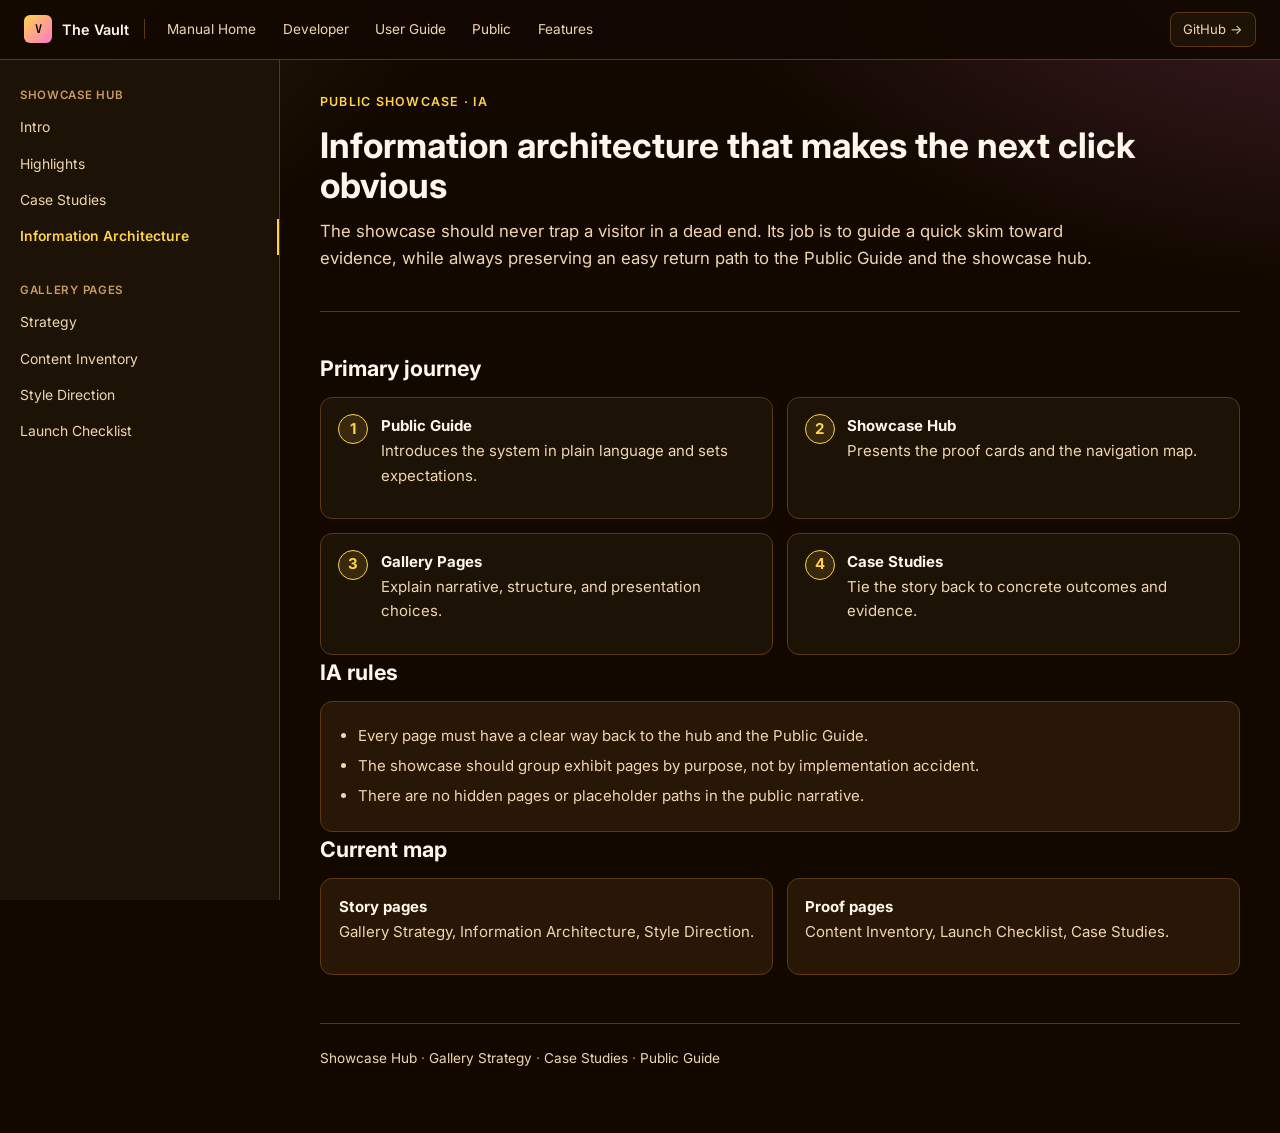
<file: the-vault-manual/public/showcase/gallery-ia.html>
<!DOCTYPE html>
<html lang="en">

<head>
    <meta charset="UTF-8" />
    <meta name="viewport" content="width=device-width, initial-scale=1.0" />
    <title>Information Architecture — The Vault</title>
    <link rel="preconnect" href="https://fonts.googleapis.com" />
    <link rel="preconnect" href="https://fonts.gstatic.com" crossorigin />
    <link
        href="https://fonts.googleapis.com/css2?family=Inter:wght@400;500;600;700&family=JetBrains+Mono:wght@400;500&display=swap"
        rel="stylesheet" />
    <style>
        :root {
            --bg: #120800;
            --surface: #1d1206;
            --surface-2: #281707;
            --surface-hover: #38210a;
            --border: #5e3712;
            --text: #fff7ea;
            --muted: #f0d6b0;
            --subtle: #c89b5f;
            --accent: #ffd24a;
            --accent-2: #ff79c9;
            --nav-h: 60px;
            --sidebar-w: 280px
        }

        *,
        *::before,
        *::after {
            box-sizing: border-box;
            margin: 0;
            padding: 0
        }

        html {
            scroll-behavior: smooth
        }

        body {
            background: radial-gradient(1200px 650px at 110% -10%, rgba(255, 121, 201, .24), transparent 62%), radial-gradient(1000px 600px at -12% -6%, rgba(255, 210, 74, .18), transparent 62%), var(--bg);
            color: var(--text);
            font-family: "Inter", system-ui, -apple-system, sans-serif;
            font-size: 15px;
            line-height: 1.65
        }

        .topnav {
            position: fixed;
            top: 0;
            left: 0;
            right: 0;
            height: var(--nav-h);
            z-index: 100;
            display: flex;
            align-items: center;
            justify-content: space-between;
            padding: 0 1.5rem;
            background: rgba(18, 8, 0, .92);
            backdrop-filter: blur(12px);
            border-bottom: 1px solid var(--border)
        }

        .topnav-left {
            display: flex;
            align-items: center;
            gap: .65rem
        }

        .logo-mark {
            width: 28px;
            height: 28px;
            background: linear-gradient(135deg, var(--accent), var(--accent-2));
            border-radius: 6px;
            display: flex;
            align-items: center;
            justify-content: center;
            color: #05101f;
            font-size: .75rem;
            font-weight: 700;
            font-family: "JetBrains Mono", monospace
        }

        .logo-text {
            font-size: .9rem;
            font-weight: 600
        }

        .nav-divider {
            width: 1px;
            height: 20px;
            background: var(--border);
            margin: 0 .25rem
        }

        .topnav-link {
            color: var(--muted);
            text-decoration: none;
            font-size: .85rem;
            padding: .3rem .5rem;
            border-radius: 6px
        }

        .topnav-link:hover {
            color: var(--text);
            background: rgba(255, 210, 74, .08)
        }

        .topnav-link.active {
            color: var(--accent);
            font-weight: 600
        }

        .github-btn {
            background: var(--surface);
            border: 1px solid var(--border);
            color: var(--muted);
            text-decoration: none;
            font-size: .82rem;
            padding: .35rem .75rem;
            border-radius: 8px
        }

        .github-btn:hover {
            color: var(--text);
            border-color: var(--accent)
        }

        .sidebar {
            position: fixed;
            top: var(--nav-h);
            left: 0;
            bottom: 0;
            width: var(--sidebar-w);
            overflow-y: auto;
            background: var(--surface);
            border-right: 1px solid var(--border);
            padding: 1.4rem 0
        }

        .sidebar-group {
            margin-bottom: 1.4rem
        }

        .sidebar-group-label {
            display: block;
            padding: .25rem 1.25rem;
            font-size: .72rem;
            font-weight: 600;
            color: var(--subtle);
            text-transform: uppercase;
            letter-spacing: .06em
        }

        .sidebar-link {
            display: block;
            padding: .42rem 1.25rem;
            color: var(--muted);
            text-decoration: none;
            font-size: .87rem
        }

        .sidebar-link:hover {
            color: var(--text);
            background: var(--surface-hover)
        }

        .sidebar-link.active {
            color: var(--accent);
            font-weight: 600;
            border-right: 2px solid var(--accent)
        }

        .main-content {
            margin-left: var(--sidebar-w);
            margin-top: var(--nav-h);
            padding: 2rem 2.5rem 4rem
        }

        .content-wrap {
            max-width: 980px
        }

        .hero-eyebrow {
            font-size: .78rem;
            font-weight: 600;
            color: var(--accent);
            text-transform: uppercase;
            letter-spacing: .1em;
            margin-bottom: .75rem
        }

        h1 {
            font-size: 2.2rem;
            line-height: 1.14;
            margin-bottom: .8rem
        }

        .hero-sub {
            font-size: 1.05rem;
            color: var(--muted);
            max-width: 780px
        }

        .section-divider {
            border: none;
            border-top: 1px solid var(--border);
            margin: 2.4rem 0
        }

        h2 {
            font-size: 1.34rem;
            margin: 0 0 .7rem
        }

        p {
            color: var(--muted);
            margin-bottom: .85rem
        }

        .box {
            background: var(--surface-2);
            border: 1px solid var(--border);
            border-radius: 12px;
            padding: 1rem 1.1rem
        }

        .grid {
            display: grid;
            grid-template-columns: 1fr 1fr;
            gap: .85rem
        }

        .step {
            display: flex;
            gap: .8rem;
            align-items: flex-start;
            background: var(--surface);
            border: 1px solid var(--border);
            border-radius: 12px;
            padding: 1rem 1.05rem
        }

        .num {
            width: 30px;
            height: 30px;
            border-radius: 50%;
            background: rgba(255, 210, 74, .12);
            border: 1px solid var(--accent);
            display: flex;
            align-items: center;
            justify-content: center;
            color: var(--accent);
            font-weight: 700;
            flex-shrink: 0
        }

        .muted {
            color: var(--muted)
        }

        .proof-list {
            padding-left: 1.2rem;
            color: var(--muted)
        }

        .proof-list li {
            margin: .35rem 0
        }

        footer {
            margin-top: 3rem;
            border-top: 1px solid var(--border);
            padding-top: 1.4rem;
            color: var(--subtle);
            font-size: .85rem
        }

        footer a {
            color: var(--muted);
            text-decoration: none
        }

        footer a:hover {
            text-decoration: underline
        }

        @media(max-width:980px) {
            .sidebar {
                display: none
            }

            .main-content {
                margin-left: 0;
                padding: 1.4rem 1.2rem 3rem
            }

            .grid {
                grid-template-columns: 1fr
            }
        }
    </style>
</head>

<body>
    <nav class="topnav" aria-label="Manual navigation">
        <div class="topnav-left">
            <div class="logo-mark">V</div><span class="logo-text">The Vault</span>
            <div class="nav-divider"></div><a href="../../index.html" class="topnav-link">Manual Home</a><a
                href="../../developer/index.html" class="topnav-link">Developer</a><a href="../../user/index.html"
                class="topnav-link">User Guide</a><a href="../index.html" class="topnav-link">Public</a><a
                href="../../feature-pages/feature-viewer.html" class="topnav-link">Features</a>
        </div><a href="https://github.com/FerretFatale/KAOS" class="github-btn" target="_blank"
            rel="noopener noreferrer">GitHub →</a>
    </nav>
    <aside class="sidebar" aria-label="Showcase navigation">
        <div class="sidebar-group">
            <div class="sidebar-group-label">Showcase Hub</div><a href="index.html" class="sidebar-link">Intro</a><a
                href="index.html#highlights" class="sidebar-link">Highlights</a><a href="case-studies.html"
                class="sidebar-link">Case Studies</a><a href="gallery-ia.html" class="sidebar-link active">Information
                Architecture</a>
        </div>
        <div class="sidebar-group">
            <div class="sidebar-group-label">Gallery Pages</div><a href="gallery-strategy.html"
                class="sidebar-link">Strategy</a><a href="gallery-content-inventory.html" class="sidebar-link">Content
                Inventory</a><a href="gallery-style-direction.html" class="sidebar-link">Style Direction</a><a
                href="gallery-launch-checklist.html" class="sidebar-link">Launch Checklist</a>
        </div>
    </aside>
    <main class="main-content">
        <div class="content-wrap">
            <section>
                <p class="hero-eyebrow">Public Showcase · IA</p>
                <h1>Information architecture that makes the next click obvious</h1>
                <p class="hero-sub">The showcase should never trap a visitor in a dead end. Its job is to guide a quick
                    skim toward evidence, while always preserving an easy return path to the Public Guide and the
                    showcase hub.</p>
            </section>
            <hr class="section-divider" />
            <section>
                <h2>Primary journey</h2>
                <div class="grid">
                    <div class="step">
                        <div class="num">1</div>
                        <div><strong>Public Guide</strong>
                            <p class="muted">Introduces the system in plain language and sets expectations.</p>
                        </div>
                    </div>
                    <div class="step">
                        <div class="num">2</div>
                        <div><strong>Showcase Hub</strong>
                            <p class="muted">Presents the proof cards and the navigation map.</p>
                        </div>
                    </div>
                    <div class="step">
                        <div class="num">3</div>
                        <div><strong>Gallery Pages</strong>
                            <p class="muted">Explain narrative, structure, and presentation choices.</p>
                        </div>
                    </div>
                    <div class="step">
                        <div class="num">4</div>
                        <div><strong>Case Studies</strong>
                            <p class="muted">Tie the story back to concrete outcomes and evidence.</p>
                        </div>
                    </div>
                </div>
            </section>
            <section>
                <h2>IA rules</h2>
                <div class="box">
                    <ul class="proof-list">
                        <li>Every page must have a clear way back to the hub and the Public Guide.</li>
                        <li>The showcase should group exhibit pages by purpose, not by implementation accident.</li>
                        <li>There are no hidden pages or placeholder paths in the public narrative.</li>
                    </ul>
                </div>
            </section>
            <section>
                <h2>Current map</h2>
                <div class="grid">
                    <div class="box"><strong>Story pages</strong>
                        <p>Gallery Strategy, Information Architecture, Style Direction.</p>
                    </div>
                    <div class="box"><strong>Proof pages</strong>
                        <p>Content Inventory, Launch Checklist, Case Studies.</p>
                    </div>
                </div>
            </section>
            <footer><a href="index.html">Showcase Hub</a> · <a href="gallery-strategy.html">Gallery Strategy</a> · <a
                    href="case-studies.html">Case Studies</a> · <a href="../index.html">Public Guide</a></footer>
        </div>
    </main>
</body>

</html>
</file>
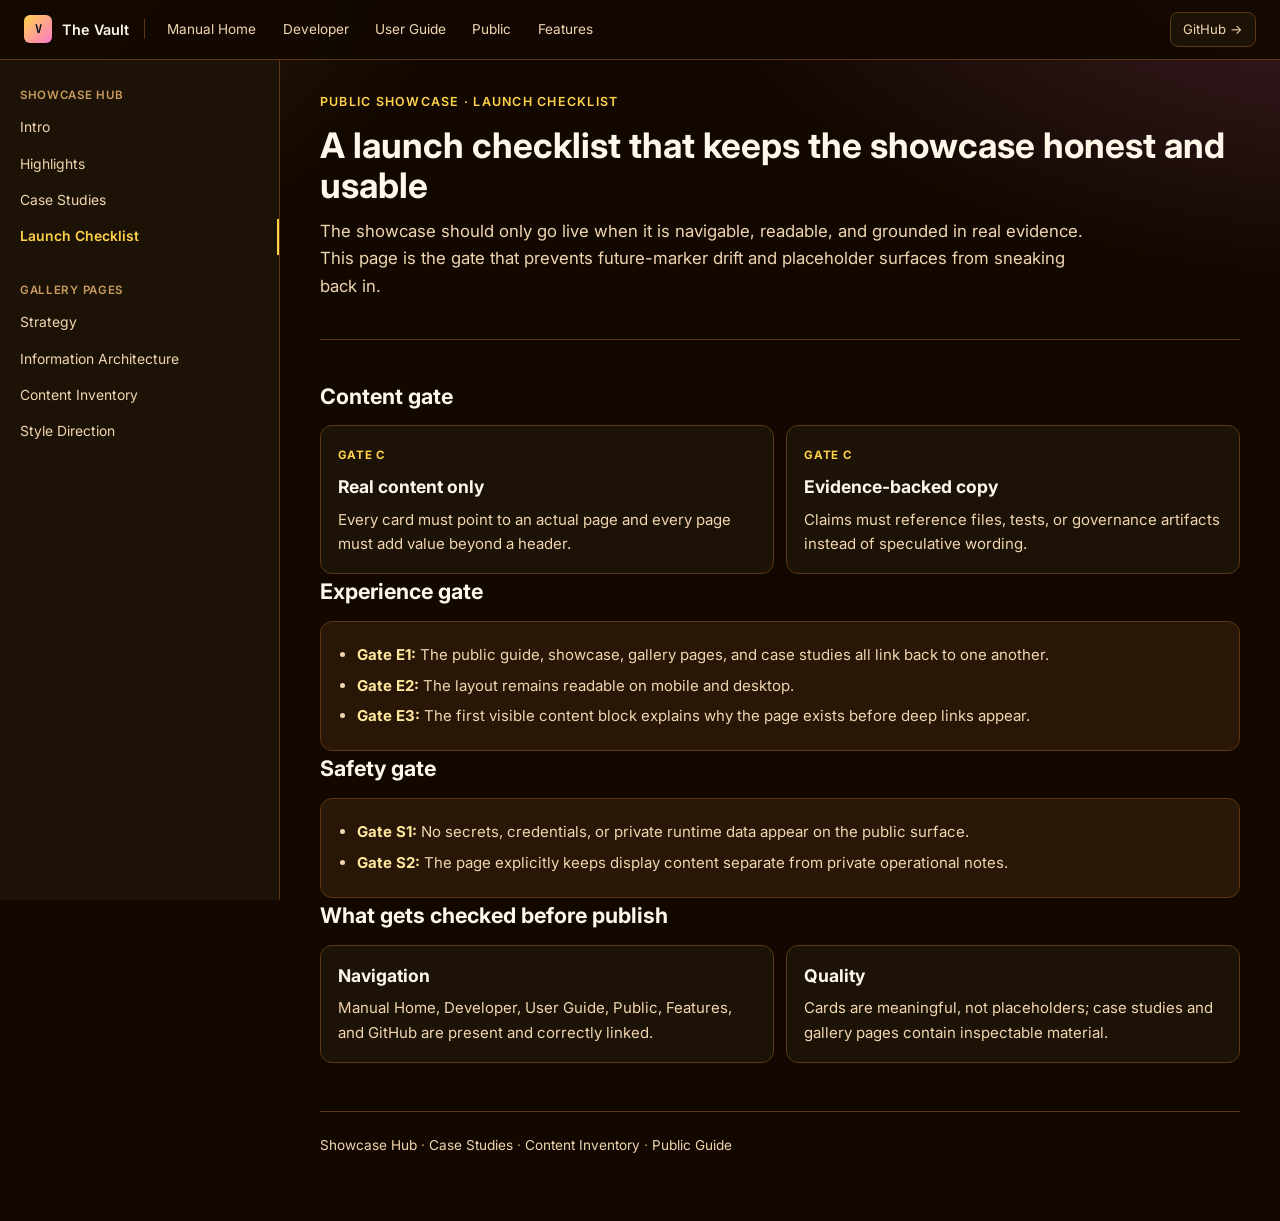
<file: the-vault-manual/public/showcase/gallery-launch-checklist.html>
<!DOCTYPE html>
<html lang="en">

<head>
    <meta charset="UTF-8" />
    <meta name="viewport" content="width=device-width, initial-scale=1.0" />
    <title>Launch Checklist — The Vault</title>
    <link rel="preconnect" href="https://fonts.googleapis.com" />
    <link rel="preconnect" href="https://fonts.gstatic.com" crossorigin />
    <link
        href="https://fonts.googleapis.com/css2?family=Inter:wght@400;500;600;700&family=JetBrains+Mono:wght@400;500&display=swap"
        rel="stylesheet" />
    <style>
        :root {
            --bg: #120800;
            --surface: #1d1206;
            --surface-2: #281707;
            --surface-hover: #38210a;
            --border: #5e3712;
            --text: #fff7ea;
            --muted: #f0d6b0;
            --subtle: #c89b5f;
            --accent: #ffd24a;
            --accent-2: #ff79c9;
            --nav-h: 60px;
            --sidebar-w: 280px
        }

        *,
        *::before,
        *::after {
            box-sizing: border-box;
            margin: 0;
            padding: 0
        }

        body {
            background: radial-gradient(1200px 650px at 110% -10%, rgba(255, 121, 201, .24), transparent 62%), radial-gradient(1000px 600px at -12% -6%, rgba(255, 210, 74, .18), transparent 62%), var(--bg);
            color: var(--text);
            font-family: "Inter", system-ui, -apple-system, sans-serif;
            font-size: 15px;
            line-height: 1.65
        }

        .topnav {
            position: fixed;
            top: 0;
            left: 0;
            right: 0;
            height: var(--nav-h);
            z-index: 100;
            display: flex;
            align-items: center;
            justify-content: space-between;
            padding: 0 1.5rem;
            background: rgba(18, 8, 0, .92);
            backdrop-filter: blur(12px);
            border-bottom: 1px solid var(--border)
        }

        .topnav-left {
            display: flex;
            align-items: center;
            gap: .65rem
        }

        .logo-mark {
            width: 28px;
            height: 28px;
            background: linear-gradient(135deg, var(--accent), var(--accent-2));
            border-radius: 6px;
            display: flex;
            align-items: center;
            justify-content: center;
            color: #05101f;
            font-size: .75rem;
            font-weight: 700;
            font-family: "JetBrains Mono", monospace
        }

        .logo-text {
            font-size: .9rem;
            font-weight: 600
        }

        .nav-divider {
            width: 1px;
            height: 20px;
            background: var(--border);
            margin: 0 .25rem
        }

        .topnav-link {
            color: var(--muted);
            text-decoration: none;
            font-size: .85rem;
            padding: .3rem .5rem;
            border-radius: 6px
        }

        .topnav-link:hover {
            color: var(--text);
            background: rgba(255, 210, 74, .08)
        }

        .topnav-link.active {
            color: var(--accent);
            font-weight: 600
        }

        .github-btn {
            background: var(--surface);
            border: 1px solid var(--border);
            color: var(--muted);
            text-decoration: none;
            font-size: .82rem;
            padding: .35rem .75rem;
            border-radius: 8px
        }

        .github-btn:hover {
            color: var(--text);
            border-color: var(--accent)
        }

        .sidebar {
            position: fixed;
            top: var(--nav-h);
            left: 0;
            bottom: 0;
            width: var(--sidebar-w);
            overflow-y: auto;
            background: var(--surface);
            border-right: 1px solid var(--border);
            padding: 1.4rem 0
        }

        .sidebar-group {
            margin-bottom: 1.4rem
        }

        .sidebar-group-label {
            display: block;
            padding: .25rem 1.25rem;
            font-size: .72rem;
            font-weight: 600;
            color: var(--subtle);
            text-transform: uppercase;
            letter-spacing: .06em
        }

        .sidebar-link {
            display: block;
            padding: .42rem 1.25rem;
            color: var(--muted);
            text-decoration: none;
            font-size: .87rem
        }

        .sidebar-link:hover {
            color: var(--text);
            background: var(--surface-hover)
        }

        .sidebar-link.active {
            color: var(--accent);
            font-weight: 600;
            border-right: 2px solid var(--accent)
        }

        .main-content {
            margin-left: var(--sidebar-w);
            margin-top: var(--nav-h);
            padding: 2rem 2.5rem 4rem
        }

        .content-wrap {
            max-width: 980px
        }

        .hero-eyebrow {
            font-size: .78rem;
            font-weight: 600;
            color: var(--accent);
            text-transform: uppercase;
            letter-spacing: .1em;
            margin-bottom: .75rem
        }

        h1 {
            font-size: 2.2rem;
            line-height: 1.14;
            margin-bottom: .8rem
        }

        .hero-sub {
            font-size: 1.05rem;
            color: var(--muted);
            max-width: 780px
        }

        .section-divider {
            border: none;
            border-top: 1px solid var(--border);
            margin: 2.4rem 0
        }

        h2 {
            font-size: 1.34rem;
            margin: 0 0 .7rem
        }

        p {
            color: var(--muted);
            margin-bottom: .85rem
        }

        .box {
            background: var(--surface-2);
            border: 1px solid var(--border);
            border-radius: 12px;
            padding: 1rem 1.1rem
        }

        .pill {
            display: inline-block;
            font-size: .72rem;
            font-weight: 700;
            color: var(--accent);
            text-transform: uppercase;
            letter-spacing: .06em;
            margin-bottom: .5rem
        }

        .bullets {
            padding-left: 1.15rem;
            color: var(--muted)
        }

        .bullets li {
            margin: .35rem 0
        }

        .gate {
            font-weight: 700;
            color: #ffe79d
        }

        .grid {
            display: grid;
            grid-template-columns: 1fr 1fr;
            gap: .8rem
        }

        .card {
            background: var(--surface);
            border: 1px solid var(--border);
            border-radius: 12px;
            padding: 1rem 1.05rem
        }

        .card h3 {
            color: var(--text);
            margin-bottom: .35rem
        }

        .card p {
            margin-bottom: 0
        }

        footer {
            margin-top: 3rem;
            border-top: 1px solid var(--border);
            padding-top: 1.4rem;
            color: var(--subtle);
            font-size: .85rem
        }

        footer a {
            color: var(--muted);
            text-decoration: none
        }

        footer a:hover {
            text-decoration: underline
        }

        @media(max-width:980px) {
            .sidebar {
                display: none
            }

            .main-content {
                margin-left: 0;
                padding: 1.4rem 1.2rem 3rem
            }

            .grid {
                grid-template-columns: 1fr
            }
        }
    </style>
</head>

<body>
    <nav class="topnav" aria-label="Manual navigation">
        <div class="topnav-left">
            <div class="logo-mark">V</div><span class="logo-text">The Vault</span>
            <div class="nav-divider"></div><a href="../../index.html" class="topnav-link">Manual Home</a><a
                href="../../developer/index.html" class="topnav-link">Developer</a><a href="../../user/index.html"
                class="topnav-link">User Guide</a><a href="../index.html" class="topnav-link">Public</a><a
                href="../../feature-pages/feature-viewer.html" class="topnav-link">Features</a>
        </div><a href="https://github.com/FerretFatale/KAOS" class="github-btn" target="_blank"
            rel="noopener noreferrer">GitHub →</a>
    </nav>
    <aside class="sidebar" aria-label="Showcase navigation">
        <div class="sidebar-group">
            <div class="sidebar-group-label">Showcase Hub</div><a href="index.html" class="sidebar-link">Intro</a><a
                href="index.html#highlights" class="sidebar-link">Highlights</a><a href="case-studies.html"
                class="sidebar-link">Case Studies</a><a href="gallery-launch-checklist.html"
                class="sidebar-link active">Launch Checklist</a>
        </div>
        <div class="sidebar-group">
            <div class="sidebar-group-label">Gallery Pages</div><a href="gallery-strategy.html"
                class="sidebar-link">Strategy</a><a href="gallery-ia.html" class="sidebar-link">Information
                Architecture</a><a href="gallery-content-inventory.html" class="sidebar-link">Content Inventory</a><a
                href="gallery-style-direction.html" class="sidebar-link">Style Direction</a>
        </div>
    </aside>
    <main class="main-content">
        <div class="content-wrap">
            <section>
                <p class="hero-eyebrow">Public Showcase · Launch Checklist</p>
                <h1>A launch checklist that keeps the showcase honest and usable</h1>
                <p class="hero-sub">The showcase should only go live when it is navigable, readable, and grounded in
                    real evidence. This page is the gate that prevents future-marker drift and placeholder surfaces from
                    sneaking back in.</p>
            </section>
            <hr class="section-divider" />
            <section>
                <h2>Content gate</h2>
                <div class="grid">
                    <div class="card"><span class="pill">Gate C</span>
                        <h3>Real content only</h3>
                        <p>Every card must point to an actual page and every page must add value beyond a header.</p>
                    </div>
                    <div class="card"><span class="pill">Gate C</span>
                        <h3>Evidence-backed copy</h3>
                        <p>Claims must reference files, tests, or governance artifacts instead of speculative wording.
                        </p>
                    </div>
                </div>
            </section>
            <section>
                <h2>Experience gate</h2>
                <div class="box">
                    <ul class="bullets">
                        <li><span class="gate">Gate E1:</span> The public guide, showcase, gallery pages, and case
                            studies all link back to one another.</li>
                        <li><span class="gate">Gate E2:</span> The layout remains readable on mobile and desktop.</li>
                        <li><span class="gate">Gate E3:</span> The first visible content block explains why the page
                            exists before deep links appear.</li>
                    </ul>
                </div>
            </section>
            <section>
                <h2>Safety gate</h2>
                <div class="box">
                    <ul class="bullets">
                        <li><span class="gate">Gate S1:</span> No secrets, credentials, or private runtime data appear
                            on the public surface.</li>
                        <li><span class="gate">Gate S2:</span> The page explicitly keeps display content separate from
                            private operational notes.</li>
                    </ul>
                </div>
            </section>
            <section>
                <h2>What gets checked before publish</h2>
                <div class="grid">
                    <div class="card">
                        <h3>Navigation</h3>
                        <p>Manual Home, Developer, User Guide, Public, Features, and GitHub are present and correctly
                            linked.</p>
                    </div>
                    <div class="card">
                        <h3>Quality</h3>
                        <p>Cards are meaningful, not placeholders; case studies and gallery pages contain inspectable
                            material.</p>
                    </div>
                </div>
            </section>
            <footer><a href="index.html">Showcase Hub</a> · <a href="case-studies.html">Case Studies</a> · <a
                    href="gallery-content-inventory.html">Content Inventory</a> · <a href="../index.html">Public
                    Guide</a></footer>
        </div>
    </main>
</body>

</html>
</file>
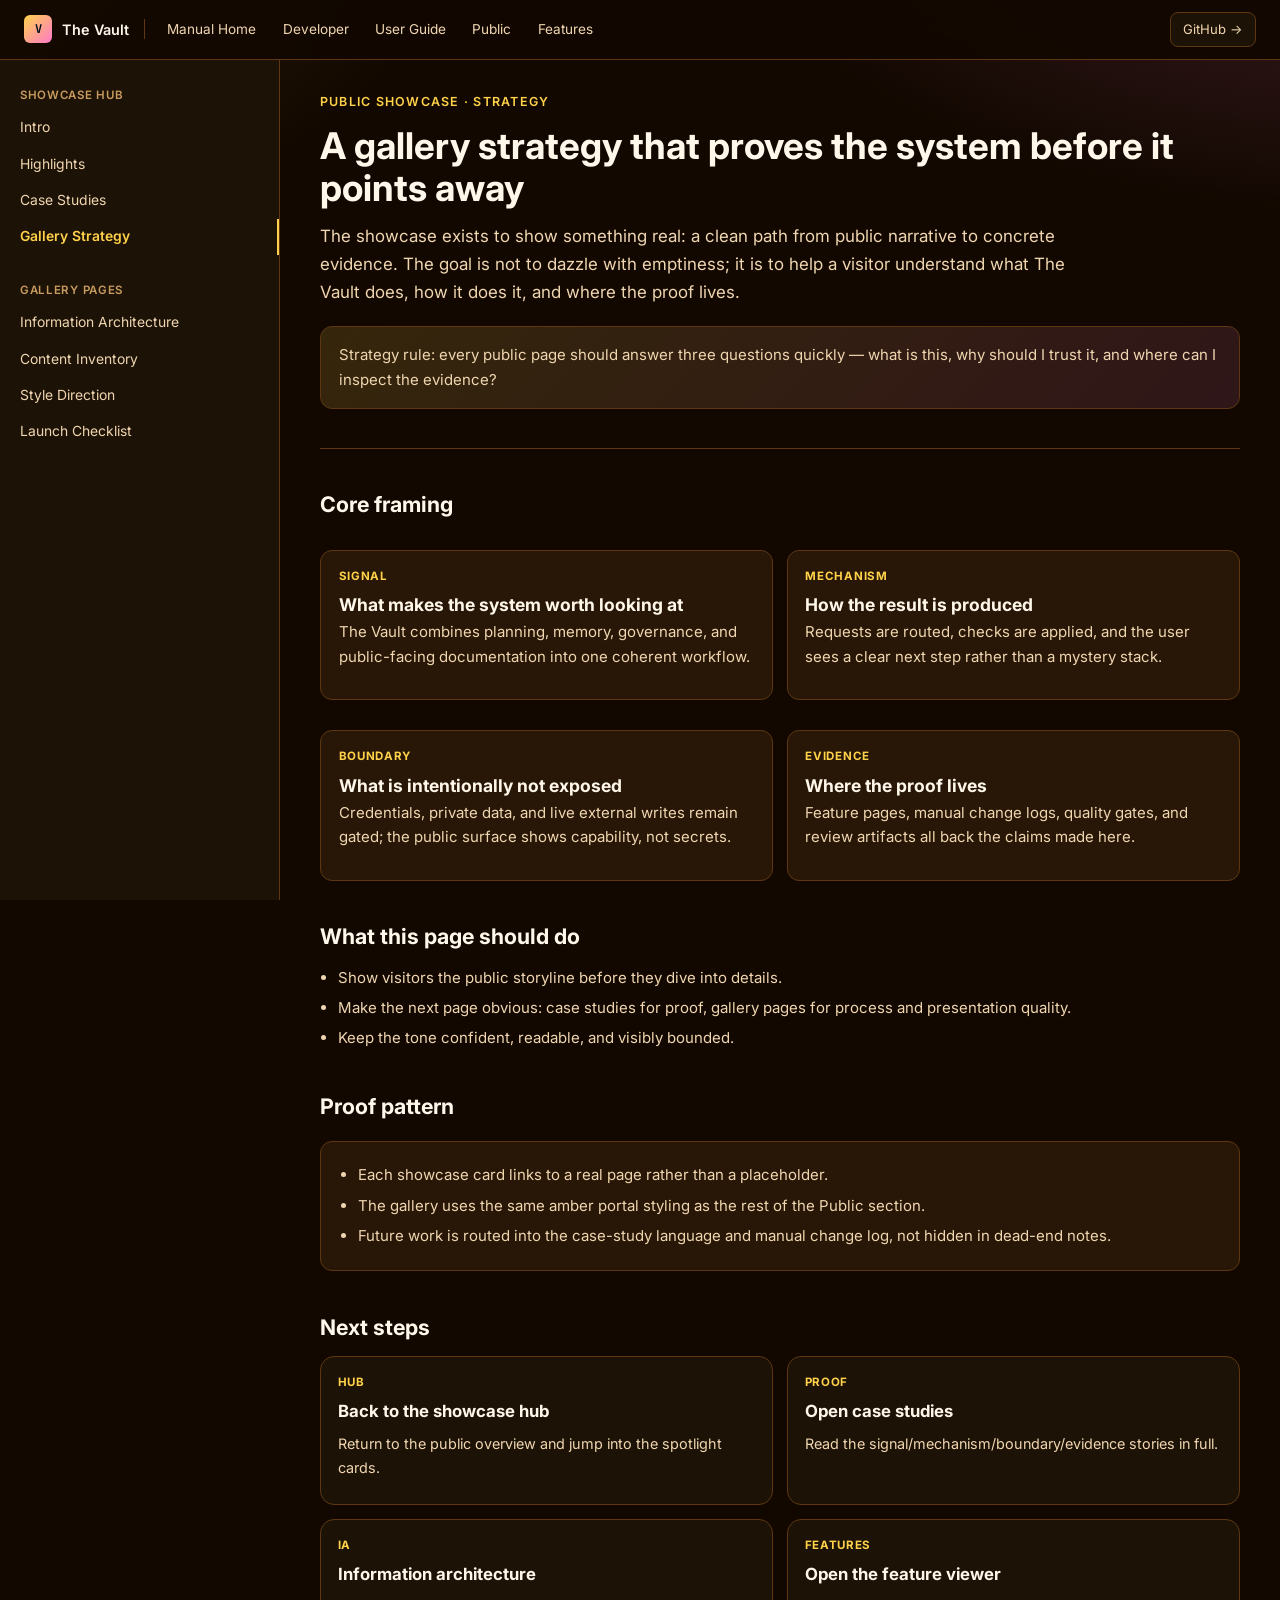
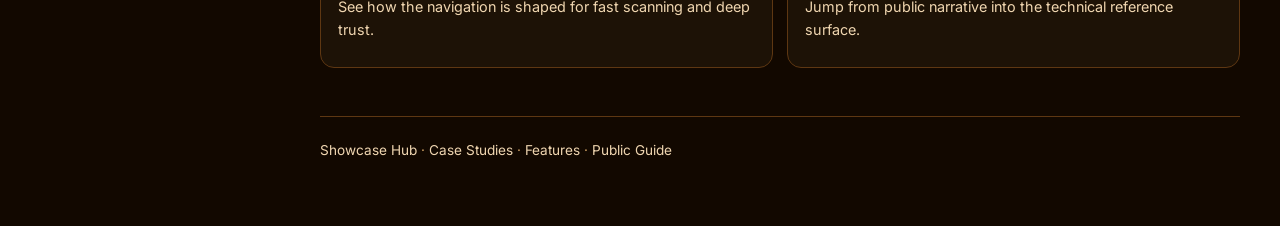
<file: the-vault-manual/public/showcase/gallery-strategy.html>
<!DOCTYPE html>
<html lang="en">

<head>
    <meta charset="UTF-8" />
    <meta name="viewport" content="width=device-width, initial-scale=1.0" />
    <title>Gallery Strategy — The Vault</title>
    <link rel="preconnect" href="https://fonts.googleapis.com" />
    <link rel="preconnect" href="https://fonts.gstatic.com" crossorigin />
    <link
        href="https://fonts.googleapis.com/css2?family=Inter:wght@400;500;600;700&family=JetBrains+Mono:wght@400;500&display=swap"
        rel="stylesheet" />
    <style>
        :root {
            --bg: #120800;
            --surface: #1d1206;
            --surface-2: #281707;
            --surface-hover: #38210a;
            --border: #5e3712;
            --text: #fff7ea;
            --muted: #f0d6b0;
            --subtle: #c89b5f;
            --accent: #ffd24a;
            --accent-2: #ff79c9;
            --nav-h: 60px;
            --sidebar-w: 280px
        }

        *,
        *::before,
        *::after {
            box-sizing: border-box;
            margin: 0;
            padding: 0
        }

        html {
            scroll-behavior: smooth
        }

        body {
            background: radial-gradient(1200px 650px at 110% -10%, rgba(255, 121, 201, .24), transparent 62%), radial-gradient(1000px 600px at -12% -6%, rgba(255, 210, 74, .18), transparent 62%), var(--bg);
            color: var(--text);
            font-family: "Inter", system-ui, -apple-system, sans-serif;
            font-size: 15px;
            line-height: 1.65
        }

        .topnav {
            position: fixed;
            top: 0;
            left: 0;
            right: 0;
            height: var(--nav-h);
            z-index: 100;
            display: flex;
            align-items: center;
            justify-content: space-between;
            padding: 0 1.5rem;
            background: rgba(18, 8, 0, .92);
            backdrop-filter: blur(12px);
            border-bottom: 1px solid var(--border)
        }

        .topnav-left {
            display: flex;
            align-items: center;
            gap: .65rem
        }

        .logo-mark {
            width: 28px;
            height: 28px;
            background: linear-gradient(135deg, var(--accent), var(--accent-2));
            border-radius: 6px;
            display: flex;
            align-items: center;
            justify-content: center;
            color: #05101f;
            font-size: .75rem;
            font-weight: 700;
            font-family: "JetBrains Mono", monospace
        }

        .logo-text {
            font-size: .9rem;
            font-weight: 600
        }

        .nav-divider {
            width: 1px;
            height: 20px;
            background: var(--border);
            margin: 0 .25rem
        }

        .topnav-link {
            color: var(--muted);
            text-decoration: none;
            font-size: .85rem;
            padding: .3rem .5rem;
            border-radius: 6px;
            transition: .15s
        }

        .topnav-link:hover {
            color: var(--text);
            background: rgba(255, 210, 74, .08)
        }

        .topnav-link.active {
            color: var(--accent);
            font-weight: 600
        }

        .github-btn {
            background: var(--surface);
            border: 1px solid var(--border);
            color: var(--muted);
            text-decoration: none;
            font-size: .82rem;
            padding: .35rem .75rem;
            border-radius: 8px
        }

        .github-btn:hover {
            color: var(--text);
            border-color: var(--accent)
        }

        .sidebar {
            position: fixed;
            top: var(--nav-h);
            left: 0;
            bottom: 0;
            width: var(--sidebar-w);
            overflow-y: auto;
            background: var(--surface);
            border-right: 1px solid var(--border);
            padding: 1.4rem 0
        }

        .sidebar-group {
            margin-bottom: 1.4rem
        }

        .sidebar-group-label {
            display: block;
            padding: .25rem 1.25rem;
            font-size: .72rem;
            font-weight: 600;
            color: var(--subtle);
            text-transform: uppercase;
            letter-spacing: .06em
        }

        .sidebar-link {
            display: block;
            padding: .42rem 1.25rem;
            color: var(--muted);
            text-decoration: none;
            font-size: .87rem
        }

        .sidebar-link:hover {
            color: var(--text);
            background: var(--surface-hover)
        }

        .sidebar-link.active {
            color: var(--accent);
            font-weight: 600;
            border-right: 2px solid var(--accent)
        }

        .main-content {
            margin-left: var(--sidebar-w);
            margin-top: var(--nav-h);
            padding: 2rem 2.5rem 4rem
        }

        .content-wrap {
            max-width: 980px
        }

        .hero-eyebrow {
            font-size: .78rem;
            font-weight: 600;
            color: var(--accent);
            text-transform: uppercase;
            letter-spacing: .1em;
            margin-bottom: .75rem
        }

        h1 {
            font-size: 2.3rem;
            line-height: 1.14;
            margin-bottom: .9rem
        }

        .hero-sub {
            font-size: 1.06rem;
            color: var(--muted);
            max-width: 780px
        }

        .gallery-callout {
            margin-top: 1.2rem;
            background: linear-gradient(135deg, rgba(255, 210, 74, .15), rgba(255, 121, 201, .12));
            border: 1px solid var(--border);
            border-radius: 12px;
            padding: 1rem 1.1rem;
            color: var(--muted)
        }

        h2 {
            font-size: 1.34rem;
            margin: 2.4rem 0 .7rem
        }

        p {
            color: var(--muted);
            margin-bottom: .85rem
        }

        .section-divider {
            border: none;
            border-top: 1px solid var(--border);
            margin: 2.4rem 0
        }

        .grid {
            display: grid;
            grid-template-columns: 1fr 1fr;
            gap: .85rem
        }

        .card {
            display: block;
            background: var(--surface);
            border: 1px solid var(--border);
            border-radius: 14px;
            padding: 1rem 1.05rem;
            text-decoration: none;
            transition: .16s
        }

        .card:hover {
            transform: translateY(-2px);
            border-color: var(--accent);
            background: var(--surface-hover)
        }

        .kicker {
            font-size: .72rem;
            font-weight: 700;
            color: var(--accent);
            text-transform: uppercase;
            letter-spacing: .06em;
            display: block;
            margin-bottom: .35rem
        }

        .card h3 {
            font-size: 1.05rem;
            color: var(--text);
            margin: 0 0 .4rem
        }

        .card p {
            font-size: .9rem;
            color: var(--muted);
            margin: 0 0 .55rem
        }

        .meta {
            font-size: .82rem;
            color: var(--subtle)
        }

        .box {
            background: var(--surface-2);
            border: 1px solid var(--border);
            border-radius: 12px;
            padding: 1rem 1.1rem;
            margin-top: 1rem
        }

        .proof-list {
            padding-left: 1.2rem;
            color: var(--muted)
        }

        .proof-list li {
            margin: .35rem 0
        }

        .bullets {
            padding-left: 1.15rem;
            color: var(--muted)
        }

        .bullets li {
            margin: .35rem 0
        }

        footer {
            margin-top: 3rem;
            border-top: 1px solid var(--border);
            padding-top: 1.4rem;
            color: var(--subtle);
            font-size: .85rem
        }

        footer a {
            color: var(--muted);
            text-decoration: none
        }

        footer a:hover {
            text-decoration: underline
        }

        @media(max-width:980px) {
            .sidebar {
                display: none
            }

            .main-content {
                margin-left: 0;
                padding: 1.4rem 1.2rem 3rem
            }

            .grid {
                grid-template-columns: 1fr
            }
        }
    </style>
</head>

<body>
    <nav class="topnav" aria-label="Manual navigation">
        <div class="topnav-left">
            <div class="logo-mark">V</div>
            <span class="logo-text">The Vault</span>
            <div class="nav-divider"></div>
            <a href="../../index.html" class="topnav-link">Manual Home</a>
            <a href="../../developer/index.html" class="topnav-link">Developer</a>
            <a href="../../user/index.html" class="topnav-link">User Guide</a>
            <a href="../index.html" class="topnav-link">Public</a>
            <a href="../../feature-pages/feature-viewer.html" class="topnav-link">Features</a>
        </div>
        <a href="https://github.com/FerretFatale/KAOS" class="github-btn" target="_blank"
            rel="noopener noreferrer">GitHub →</a>
    </nav>

    <aside class="sidebar" aria-label="Showcase navigation">
        <div class="sidebar-group">
            <div class="sidebar-group-label">Showcase Hub</div>
            <a href="index.html" class="sidebar-link">Intro</a>
            <a href="index.html#highlights" class="sidebar-link">Highlights</a>
            <a href="case-studies.html" class="sidebar-link">Case Studies</a>
            <a href="gallery-strategy.html" class="sidebar-link active">Gallery Strategy</a>
        </div>
        <div class="sidebar-group">
            <div class="sidebar-group-label">Gallery Pages</div>
            <a href="gallery-ia.html" class="sidebar-link">Information Architecture</a>
            <a href="gallery-content-inventory.html" class="sidebar-link">Content Inventory</a>
            <a href="gallery-style-direction.html" class="sidebar-link">Style Direction</a>
            <a href="gallery-launch-checklist.html" class="sidebar-link">Launch Checklist</a>
        </div>
    </aside>

    <main class="main-content">
        <div class="content-wrap">
            <section>
                <p class="hero-eyebrow">Public Showcase · Strategy</p>
                <h1>A gallery strategy that proves the system before it points away</h1>
                <p class="hero-sub">The showcase exists to show something real: a clean path from public narrative to
                    concrete evidence. The goal is not to dazzle with emptiness; it is to help a visitor understand what
                    The Vault does, how it does it, and where the proof lives.</p>
                <div class="gallery-callout">Strategy rule: every public page should answer three questions quickly —
                    what is this, why should I trust it, and where can I inspect the evidence?</div>
            </section>

            <hr class="section-divider" />

            <section>
                <h2>Core framing</h2>
                <div class="grid">
                    <article class="box">
                        <span class="kicker">Signal</span>
                        <h3>What makes the system worth looking at</h3>
                        <p>The Vault combines planning, memory, governance, and public-facing documentation into one
                            coherent workflow.</p>
                    </article>
                    <article class="box">
                        <span class="kicker">Mechanism</span>
                        <h3>How the result is produced</h3>
                        <p>Requests are routed, checks are applied, and the user sees a clear next step rather than a
                            mystery stack.</p>
                    </article>
                    <article class="box">
                        <span class="kicker">Boundary</span>
                        <h3>What is intentionally not exposed</h3>
                        <p>Credentials, private data, and live external writes remain gated; the public surface shows
                            capability, not secrets.</p>
                    </article>
                    <article class="box">
                        <span class="kicker">Evidence</span>
                        <h3>Where the proof lives</h3>
                        <p>Feature pages, manual change logs, quality gates, and review artifacts all back the claims
                            made here.</p>
                    </article>
                </div>
            </section>

            <section>
                <h2>What this page should do</h2>
                <ul class="bullets">
                    <li>Show visitors the public storyline before they dive into details.</li>
                    <li>Make the next page obvious: case studies for proof, gallery pages for process and presentation
                        quality.</li>
                    <li>Keep the tone confident, readable, and visibly bounded.</li>
                </ul>
            </section>

            <section>
                <h2>Proof pattern</h2>
                <div class="box">
                    <ul class="proof-list">
                        <li>Each showcase card links to a real page rather than a placeholder.</li>
                        <li>The gallery uses the same amber portal styling as the rest of the Public section.</li>
                        <li>Future work is routed into the case-study language and manual change log, not hidden in
                            dead-end notes.</li>
                    </ul>
                </div>
            </section>

            <section>
                <h2>Next steps</h2>
                <div class="grid">
                    <a class="card" href="index.html#highlights"><span class="kicker">Hub</span>
                        <h3>Back to the showcase hub</h3>
                        <p>Return to the public overview and jump into the spotlight cards.</p>
                    </a>
                    <a class="card" href="case-studies.html"><span class="kicker">Proof</span>
                        <h3>Open case studies</h3>
                        <p>Read the signal/mechanism/boundary/evidence stories in full.</p>
                    </a>
                    <a class="card" href="gallery-ia.html"><span class="kicker">IA</span>
                        <h3>Information architecture</h3>
                        <p>See how the navigation is shaped for fast scanning and deep trust.</p>
                    </a>
                    <a class="card" href="../../feature-pages/feature-viewer.html"><span class="kicker">Features</span>
                        <h3>Open the feature viewer</h3>
                        <p>Jump from public narrative into the technical reference surface.</p>
                    </a>
                </div>
            </section>

            <footer>
                <a href="index.html">Showcase Hub</a> · <a href="case-studies.html">Case Studies</a> · <a
                    href="../../feature-pages/feature-viewer.html">Features</a> · <a href="../index.html">Public
                    Guide</a>
            </footer>
        </div>
    </main>
</body>

</html>
</file>
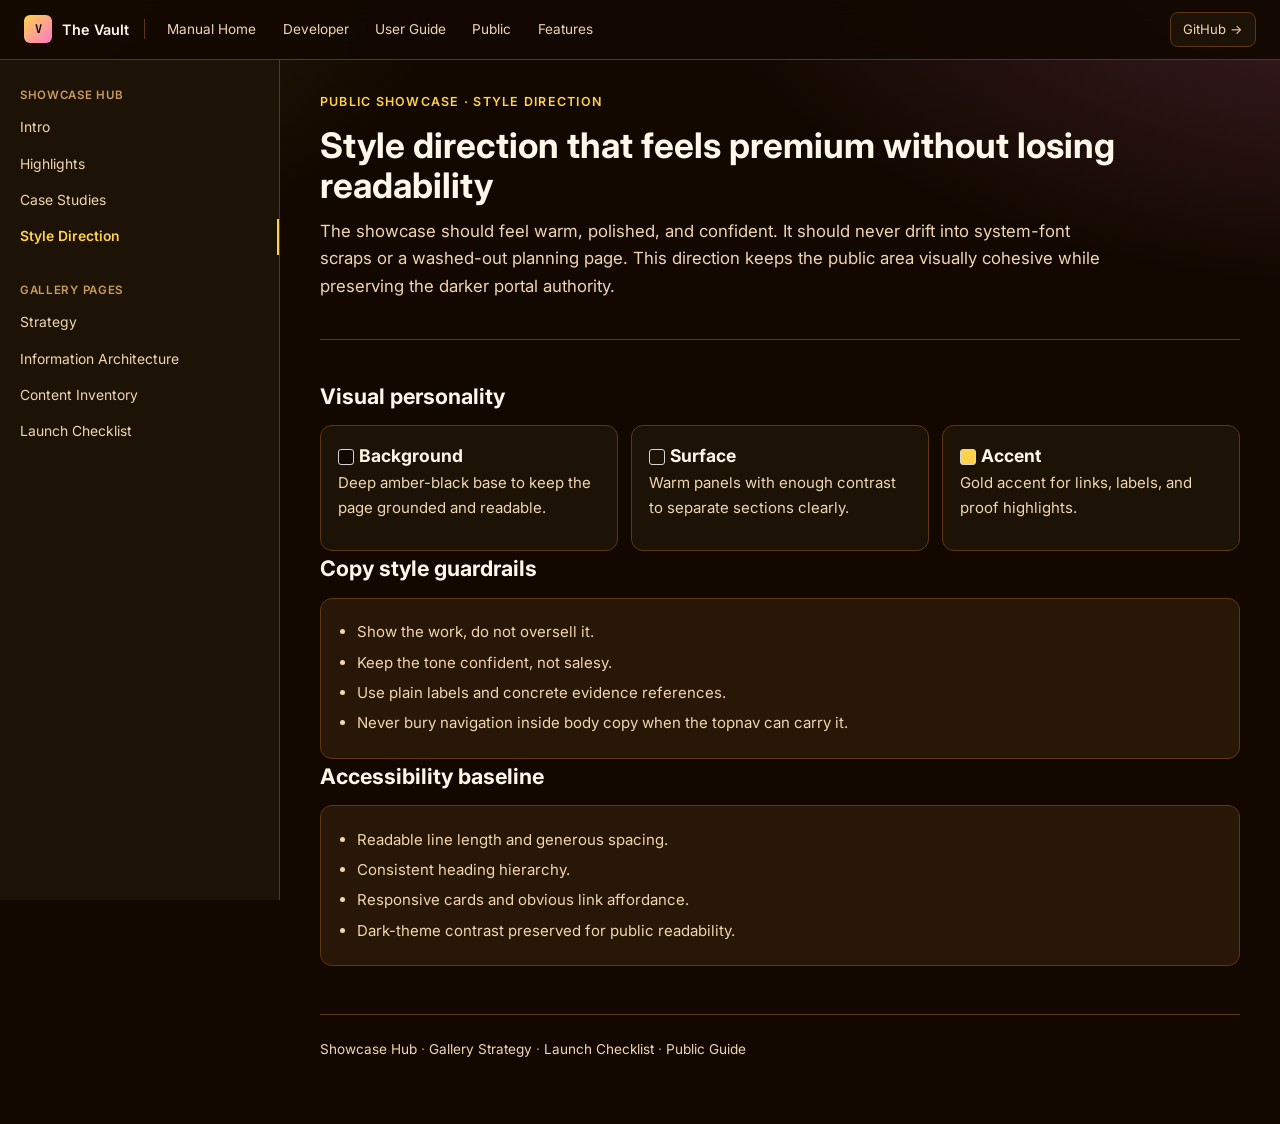
<file: the-vault-manual/public/showcase/gallery-style-direction.html>
<!DOCTYPE html>
<html lang="en">

<head>
    <meta charset="UTF-8" />
    <meta name="viewport" content="width=device-width, initial-scale=1.0" />
    <title>Style Direction — The Vault</title>
    <link rel="preconnect" href="https://fonts.googleapis.com" />
    <link rel="preconnect" href="https://fonts.gstatic.com" crossorigin />
    <link
        href="https://fonts.googleapis.com/css2?family=Inter:wght@400;500;600;700&family=JetBrains+Mono:wght@400;500&display=swap"
        rel="stylesheet" />
    <style>
        :root {
            --bg: #120800;
            --surface: #1d1206;
            --surface-2: #281707;
            --surface-hover: #38210a;
            --border: #5e3712;
            --text: #fff7ea;
            --muted: #f0d6b0;
            --subtle: #c89b5f;
            --accent: #ffd24a;
            --accent-2: #ff79c9;
            --nav-h: 60px;
            --sidebar-w: 280px
        }

        *,
        *::before,
        *::after {
            box-sizing: border-box;
            margin: 0;
            padding: 0
        }

        body {
            background: radial-gradient(1200px 650px at 110% -10%, rgba(255, 121, 201, .24), transparent 62%), radial-gradient(1000px 600px at -12% -6%, rgba(255, 210, 74, .18), transparent 62%), var(--bg);
            color: var(--text);
            font-family: "Inter", system-ui, -apple-system, sans-serif;
            font-size: 15px;
            line-height: 1.65
        }

        .topnav {
            position: fixed;
            top: 0;
            left: 0;
            right: 0;
            height: var(--nav-h);
            z-index: 100;
            display: flex;
            align-items: center;
            justify-content: space-between;
            padding: 0 1.5rem;
            background: rgba(18, 8, 0, .92);
            backdrop-filter: blur(12px);
            border-bottom: 1px solid var(--border)
        }

        .topnav-left {
            display: flex;
            align-items: center;
            gap: .65rem
        }

        .logo-mark {
            width: 28px;
            height: 28px;
            background: linear-gradient(135deg, var(--accent), var(--accent-2));
            border-radius: 6px;
            display: flex;
            align-items: center;
            justify-content: center;
            color: #05101f;
            font-size: .75rem;
            font-weight: 700;
            font-family: "JetBrains Mono", monospace
        }

        .logo-text {
            font-size: .9rem;
            font-weight: 600
        }

        .nav-divider {
            width: 1px;
            height: 20px;
            background: var(--border);
            margin: 0 .25rem
        }

        .topnav-link {
            color: var(--muted);
            text-decoration: none;
            font-size: .85rem;
            padding: .3rem .5rem;
            border-radius: 6px
        }

        .topnav-link:hover {
            color: var(--text);
            background: rgba(255, 210, 74, .08)
        }

        .topnav-link.active {
            color: var(--accent);
            font-weight: 600
        }

        .github-btn {
            background: var(--surface);
            border: 1px solid var(--border);
            color: var(--muted);
            text-decoration: none;
            font-size: .82rem;
            padding: .35rem .75rem;
            border-radius: 8px
        }

        .github-btn:hover {
            color: var(--text);
            border-color: var(--accent)
        }

        .sidebar {
            position: fixed;
            top: var(--nav-h);
            left: 0;
            bottom: 0;
            width: var(--sidebar-w);
            overflow-y: auto;
            background: var(--surface);
            border-right: 1px solid var(--border);
            padding: 1.4rem 0
        }

        .sidebar-group {
            margin-bottom: 1.4rem
        }

        .sidebar-group-label {
            display: block;
            padding: .25rem 1.25rem;
            font-size: .72rem;
            font-weight: 600;
            color: var(--subtle);
            text-transform: uppercase;
            letter-spacing: .06em
        }

        .sidebar-link {
            display: block;
            padding: .42rem 1.25rem;
            color: var(--muted);
            text-decoration: none;
            font-size: .87rem
        }

        .sidebar-link:hover {
            color: var(--text);
            background: var(--surface-hover)
        }

        .sidebar-link.active {
            color: var(--accent);
            font-weight: 600;
            border-right: 2px solid var(--accent)
        }

        .main-content {
            margin-left: var(--sidebar-w);
            margin-top: var(--nav-h);
            padding: 2rem 2.5rem 4rem
        }

        .content-wrap {
            max-width: 980px
        }

        .hero-eyebrow {
            font-size: .78rem;
            font-weight: 600;
            color: var(--accent);
            text-transform: uppercase;
            letter-spacing: .1em;
            margin-bottom: .75rem
        }

        h1 {
            font-size: 2.2rem;
            line-height: 1.14;
            margin-bottom: .8rem
        }

        .hero-sub {
            font-size: 1.05rem;
            color: var(--muted);
            max-width: 780px
        }

        .section-divider {
            border: none;
            border-top: 1px solid var(--border);
            margin: 2.4rem 0
        }

        h2 {
            font-size: 1.34rem;
            margin: 0 0 .7rem
        }

        p {
            color: var(--muted);
            margin-bottom: .85rem
        }

        .box {
            background: var(--surface-2);
            border: 1px solid var(--border);
            border-radius: 12px;
            padding: 1rem 1.1rem
        }

        .swatches {
            display: grid;
            grid-template-columns: repeat(3, 1fr);
            gap: .8rem
        }

        .swatch-card {
            background: var(--surface);
            border: 1px solid var(--border);
            border-radius: 12px;
            padding: 1rem 1.05rem
        }

        .swatch {
            display: inline-block;
            width: 1rem;
            height: 1rem;
            border-radius: 3px;
            margin-right: .35rem;
            vertical-align: middle;
            border: 1px solid #d5d5d5
        }

        .bullets {
            padding-left: 1.15rem;
            color: var(--muted)
        }

        .bullets li {
            margin: .35rem 0
        }

        footer {
            margin-top: 3rem;
            border-top: 1px solid var(--border);
            padding-top: 1.4rem;
            color: var(--subtle);
            font-size: .85rem
        }

        footer a {
            color: var(--muted);
            text-decoration: none
        }

        footer a:hover {
            text-decoration: underline
        }

        @media(max-width:980px) {
            .sidebar {
                display: none
            }

            .main-content {
                margin-left: 0;
                padding: 1.4rem 1.2rem 3rem
            }

            .swatches {
                grid-template-columns: 1fr
            }
        }
    </style>
</head>

<body>
    <nav class="topnav" aria-label="Manual navigation">
        <div class="topnav-left">
            <div class="logo-mark">V</div><span class="logo-text">The Vault</span>
            <div class="nav-divider"></div><a href="../../index.html" class="topnav-link">Manual Home</a><a
                href="../../developer/index.html" class="topnav-link">Developer</a><a href="../../user/index.html"
                class="topnav-link">User Guide</a><a href="../index.html" class="topnav-link">Public</a><a
                href="../../feature-pages/feature-viewer.html" class="topnav-link">Features</a>
        </div><a href="https://github.com/FerretFatale/KAOS" class="github-btn" target="_blank"
            rel="noopener noreferrer">GitHub →</a>
    </nav>
    <aside class="sidebar" aria-label="Showcase navigation">
        <div class="sidebar-group">
            <div class="sidebar-group-label">Showcase Hub</div><a href="index.html" class="sidebar-link">Intro</a><a
                href="index.html#highlights" class="sidebar-link">Highlights</a><a href="case-studies.html"
                class="sidebar-link">Case Studies</a><a href="gallery-style-direction.html"
                class="sidebar-link active">Style Direction</a>
        </div>
        <div class="sidebar-group">
            <div class="sidebar-group-label">Gallery Pages</div><a href="gallery-strategy.html"
                class="sidebar-link">Strategy</a><a href="gallery-ia.html" class="sidebar-link">Information
                Architecture</a><a href="gallery-content-inventory.html" class="sidebar-link">Content Inventory</a><a
                href="gallery-launch-checklist.html" class="sidebar-link">Launch Checklist</a>
        </div>
    </aside>
    <main class="main-content">
        <div class="content-wrap">
            <section>
                <p class="hero-eyebrow">Public Showcase · Style Direction</p>
                <h1>Style direction that feels premium without losing readability</h1>
                <p class="hero-sub">The showcase should feel warm, polished, and confident. It should never drift into
                    system-font scraps or a washed-out planning page. This direction keeps the public area visually
                    cohesive while preserving the darker portal authority.</p>
            </section>
            <hr class="section-divider" />
            <section>
                <h2>Visual personality</h2>
                <div class="swatches">
                    <article class="swatch-card">
                        <h3><span class="swatch" style="background:#120800"></span>Background</h3>
                        <p>Deep amber-black base to keep the page grounded and readable.</p>
                    </article>
                    <article class="swatch-card">
                        <h3><span class="swatch" style="background:#1d1206"></span>Surface</h3>
                        <p>Warm panels with enough contrast to separate sections clearly.</p>
                    </article>
                    <article class="swatch-card">
                        <h3><span class="swatch" style="background:#ffd24a"></span>Accent</h3>
                        <p>Gold accent for links, labels, and proof highlights.</p>
                    </article>
                </div>
            </section>
            <section>
                <h2>Copy style guardrails</h2>
                <div class="box">
                    <ul class="bullets">
                        <li>Show the work, do not oversell it.</li>
                        <li>Keep the tone confident, not salesy.</li>
                        <li>Use plain labels and concrete evidence references.</li>
                        <li>Never bury navigation inside body copy when the topnav can carry it.</li>
                    </ul>
                </div>
            </section>
            <section>
                <h2>Accessibility baseline</h2>
                <div class="box">
                    <ul class="bullets">
                        <li>Readable line length and generous spacing.</li>
                        <li>Consistent heading hierarchy.</li>
                        <li>Responsive cards and obvious link affordance.</li>
                        <li>Dark-theme contrast preserved for public readability.</li>
                    </ul>
                </div>
            </section>
            <footer><a href="index.html">Showcase Hub</a> · <a href="gallery-strategy.html">Gallery Strategy</a> · <a
                    href="gallery-launch-checklist.html">Launch Checklist</a> · <a href="../index.html">Public Guide</a>
            </footer>
        </div>
    </main>
</body>

</html>
</file>
<file: css/style.css>
/* =====================================================
   WebSandbox – Main Stylesheet
   ===================================================== */

/* ----- CSS Custom Properties ----- */
:root {
  --color-bg: #0d0d0f;
  --color-surface: #16161a;
  --color-surface-2: #1e1e24;
  --color-border: #2a2a35;
  --color-text: #e8e8f0;
  --color-text-muted: #888899;
  --color-accent: #7c5cfc;
  --color-accent-light: #a78bfa;
  --color-accent-glow: rgba(124, 92, 252, 0.35);
  --color-highlight: #f0c040;

  --font-sans: "Segoe UI", system-ui, -apple-system, sans-serif;
  --font-mono: "Cascadia Code", "Fira Code", monospace;

  --radius-sm: 6px;
  --radius-md: 12px;
  --radius-lg: 20px;

  --shadow-card: 0 2px 16px rgba(0, 0, 0, 0.45);
  --shadow-glow: 0 0 32px var(--color-accent-glow);

  --transition: 0.25s ease;
  --max-width: 1100px;
}

/* ----- Reset & Base ----- */
*, *::before, *::after {
  box-sizing: border-box;
  margin: 0;
  padding: 0;
}

html {
  scroll-behavior: smooth;
  font-size: 16px;
}

body {
  background-color: var(--color-bg);
  color: var(--color-text);
  font-family: var(--font-sans);
  line-height: 1.65;
  -webkit-font-smoothing: antialiased;
}

a {
  color: var(--color-accent-light);
  text-decoration: none;
  transition: color var(--transition);
}

a:hover,
a:focus-visible {
  color: #fff;
}

img {
  display: block;
  max-width: 100%;
}

ul {
  list-style: none;
}

/* ----- Utility ----- */
.container {
  width: min(var(--max-width), 100% - 2rem);
  margin-inline: auto;
}

.highlight {
  color: var(--color-accent-light);
}

.section-title {
  font-size: clamp(1.6rem, 3vw, 2.2rem);
  font-weight: 700;
  margin-bottom: 0.5rem;
  letter-spacing: -0.02em;
}

.section-subtitle {
  color: var(--color-text-muted);
  font-size: 1.05rem;
  margin-bottom: 3rem;
}

/* ----- Buttons ----- */
.btn {
  display: inline-flex;
  align-items: center;
  gap: 0.5rem;
  padding: 0.7rem 1.5rem;
  border-radius: var(--radius-sm);
  font-size: 0.95rem;
  font-weight: 600;
  cursor: pointer;
  border: 2px solid transparent;
  transition: background-color var(--transition), color var(--transition), border-color var(--transition), box-shadow var(--transition);
}

.btn--primary {
  background-color: var(--color-accent);
  color: #fff;
}

.btn--primary:hover,
.btn--primary:focus-visible {
  background-color: var(--color-accent-light);
  color: var(--color-bg);
  box-shadow: var(--shadow-glow);
}

.btn--outline {
  background-color: transparent;
  border-color: var(--color-border);
  color: var(--color-text);
}

.btn--outline:hover,
.btn--outline:focus-visible {
  border-color: var(--color-accent-light);
  color: var(--color-accent-light);
}

/* ----- Navigation ----- */
.site-header {
  position: sticky;
  top: 0;
  z-index: 100;
  background-color: rgba(13, 13, 15, 0.85);
  backdrop-filter: blur(12px);
  border-bottom: 1px solid var(--color-border);
}

.nav {
  display: flex;
  align-items: center;
  justify-content: space-between;
  height: 60px;
  width: min(var(--max-width), 100% - 2rem);
  margin-inline: auto;
}

.nav__logo {
  display: flex;
  align-items: center;
  gap: 0.5rem;
  font-weight: 700;
  font-size: 1.1rem;
  color: var(--color-text);
}

.nav__logo-icon {
  color: var(--color-accent);
  font-size: 1rem;
}

.nav__links {
  display: flex;
  gap: 2rem;
}

.nav__links a {
  color: var(--color-text-muted);
  font-size: 0.9rem;
  font-weight: 500;
  transition: color var(--transition);
}

.nav__links a:hover,
.nav__links a:focus-visible {
  color: var(--color-text);
}

.nav__toggle {
  display: none;
  flex-direction: column;
  gap: 5px;
  background: none;
  border: none;
  cursor: pointer;
  padding: 4px;
}

.nav__toggle span {
  display: block;
  width: 22px;
  height: 2px;
  background-color: var(--color-text);
  border-radius: 2px;
  transition: transform var(--transition), opacity var(--transition);
}

/* ----- Hero ----- */
.hero {
  display: grid;
  grid-template-columns: 1fr 1fr;
  align-items: center;
  gap: 3rem;
  min-height: calc(100vh - 60px);
  padding: 5rem min(5vw, 2rem);
  width: min(var(--max-width), 100% - 2rem);
  margin-inline: auto;
}

.hero__title {
  font-size: clamp(2rem, 5vw, 3.4rem);
  font-weight: 800;
  line-height: 1.15;
  letter-spacing: -0.03em;
  margin-bottom: 1.2rem;
}

.hero__subtitle {
  color: var(--color-text-muted);
  font-size: 1.1rem;
  max-width: 480px;
  margin-bottom: 2rem;
}

.hero__actions {
  display: flex;
  gap: 1rem;
  flex-wrap: wrap;
}

/* ----- 3-D Cube ----- */
.hero__visual {
  display: flex;
  justify-content: center;
  align-items: center;
  perspective: 600px;
}

.cube {
  width: 140px;
  height: 140px;
  transform-style: preserve-3d;
  animation: rotate-cube 12s linear infinite;
  position: relative;
}

.cube__face {
  position: absolute;
  inset: 0;
  width: 140px;
  height: 140px;
  border: 2px solid var(--color-accent);
  background-color: var(--color-accent-glow);
  border-radius: var(--radius-sm);
}

.cube__face--front  { transform: translateZ(70px); }
.cube__face--back   { transform: translateZ(-70px) rotateY(180deg); }
.cube__face--left   { transform: rotateY(-90deg) translateZ(70px); }
.cube__face--right  { transform: rotateY(90deg) translateZ(70px); }
.cube__face--top    { transform: rotateX(90deg) translateZ(70px); }
.cube__face--bottom { transform: rotateX(-90deg) translateZ(70px); }

@keyframes rotate-cube {
  from { transform: rotateX(20deg) rotateY(0deg); }
  to   { transform: rotateX(20deg) rotateY(360deg); }
}

/* ----- Features ----- */
.features {
  padding: 6rem 0;
  background-color: var(--color-surface);
  border-top: 1px solid var(--color-border);
  border-bottom: 1px solid var(--color-border);
}

.features .container {
  text-align: center;
}

.features__grid {
  display: grid;
  grid-template-columns: repeat(auto-fit, minmax(230px, 1fr));
  gap: 1.5rem;
  text-align: left;
}

.card {
  background-color: var(--color-surface-2);
  border: 1px solid var(--color-border);
  border-radius: var(--radius-md);
  padding: 1.8rem;
  box-shadow: var(--shadow-card);
  transition: border-color var(--transition), box-shadow var(--transition), transform var(--transition);
}

.card:hover {
  border-color: var(--color-accent);
  box-shadow: var(--shadow-glow), var(--shadow-card);
  transform: translateY(-4px);
}

.card__icon {
  font-size: 1.6rem;
  margin-bottom: 1rem;
  color: var(--color-accent-light);
}

.card__title {
  font-size: 1.05rem;
  font-weight: 700;
  margin-bottom: 0.5rem;
}

.card__body {
  color: var(--color-text-muted);
  font-size: 0.92rem;
}

/* ----- About ----- */
.about {
  padding: 6rem 0;
}

.about__inner {
  display: grid;
  grid-template-columns: 1fr 1fr;
  gap: 4rem;
  align-items: center;
}

.about__text p {
  color: var(--color-text-muted);
  margin-bottom: 1rem;
}

.about__stats {
  display: grid;
  grid-template-columns: repeat(3, 1fr);
  gap: 1.5rem;
  text-align: center;
}

.stat {
  background-color: var(--color-surface);
  border: 1px solid var(--color-border);
  border-radius: var(--radius-md);
  padding: 1.5rem 1rem;
}

.stat__number {
  display: block;
  font-size: 1.8rem;
  font-weight: 800;
  color: var(--color-accent-light);
  letter-spacing: -0.02em;
}

.stat__label {
  display: block;
  font-size: 0.8rem;
  color: var(--color-text-muted);
  text-transform: uppercase;
  letter-spacing: 0.06em;
  margin-top: 0.25rem;
}

/* ----- Contact ----- */
.contact {
  padding: 6rem 0;
  background-color: var(--color-surface);
  border-top: 1px solid var(--color-border);
}

.contact .container {
  max-width: 600px;
}

.contact-form {
  display: flex;
  flex-direction: column;
  gap: 1.2rem;
}

.form-group {
  display: flex;
  flex-direction: column;
  gap: 0.4rem;
}

.form-group label {
  font-size: 0.88rem;
  font-weight: 600;
  color: var(--color-text-muted);
  text-transform: uppercase;
  letter-spacing: 0.05em;
}

.form-group input,
.form-group textarea {
  background-color: var(--color-surface-2);
  border: 1px solid var(--color-border);
  border-radius: var(--radius-sm);
  color: var(--color-text);
  font-family: var(--font-sans);
  font-size: 0.95rem;
  padding: 0.75rem 1rem;
  transition: border-color var(--transition), box-shadow var(--transition);
  resize: vertical;
}

.form-group input::placeholder,
.form-group textarea::placeholder {
  color: var(--color-text-muted);
}

.form-group input:focus,
.form-group textarea:focus {
  outline: none;
  border-color: var(--color-accent);
  box-shadow: 0 0 0 3px var(--color-accent-glow);
}

.form-group input.error,
.form-group textarea.error {
  border-color: #e05252;
}

.form-feedback {
  font-size: 0.9rem;
  min-height: 1.4em;
}

.form-feedback.success {
  color: #5ec47a;
}

.form-feedback.error {
  color: #e05252;
}

/* ----- Footer ----- */
.site-footer {
  padding: 2rem 0;
  text-align: center;
  border-top: 1px solid var(--color-border);
  color: var(--color-text-muted);
  font-size: 0.88rem;
}

/* ----- Responsive ----- */
@media (max-width: 768px) {
  .hero {
    grid-template-columns: 1fr;
    text-align: center;
    min-height: auto;
    padding-top: 3rem;
    padding-bottom: 3rem;
  }

  .hero__subtitle {
    margin-inline: auto;
  }

  .hero__actions {
    justify-content: center;
  }

  .hero__visual {
    order: -1;
    min-height: 200px;
  }

  .cube {
    width: 100px;
    height: 100px;
  }

  .cube__face {
    width: 100px;
    height: 100px;
  }

  .cube__face--front  { transform: translateZ(50px); }
  .cube__face--back   { transform: translateZ(-50px) rotateY(180deg); }
  .cube__face--left   { transform: rotateY(-90deg) translateZ(50px); }
  .cube__face--right  { transform: rotateY(90deg) translateZ(50px); }
  .cube__face--top    { transform: rotateX(90deg) translateZ(50px); }
  .cube__face--bottom { transform: rotateX(-90deg) translateZ(50px); }

  .about__inner {
    grid-template-columns: 1fr;
    gap: 2rem;
  }

  .about__stats {
    grid-template-columns: repeat(3, 1fr);
  }

  .nav__toggle {
    display: flex;
  }

  .nav__links {
    display: none;
    position: absolute;
    top: 60px;
    left: 0;
    right: 0;
    background-color: var(--color-surface);
    border-bottom: 1px solid var(--color-border);
    flex-direction: column;
    gap: 0;
    padding: 1rem 0;
  }

  .nav__links.is-open {
    display: flex;
  }

  .nav__links li a {
    display: block;
    padding: 0.75rem 1.5rem;
    font-size: 1rem;
  }
}

@media (max-width: 400px) {
  .about__stats {
    grid-template-columns: 1fr;
  }
}
</file>
